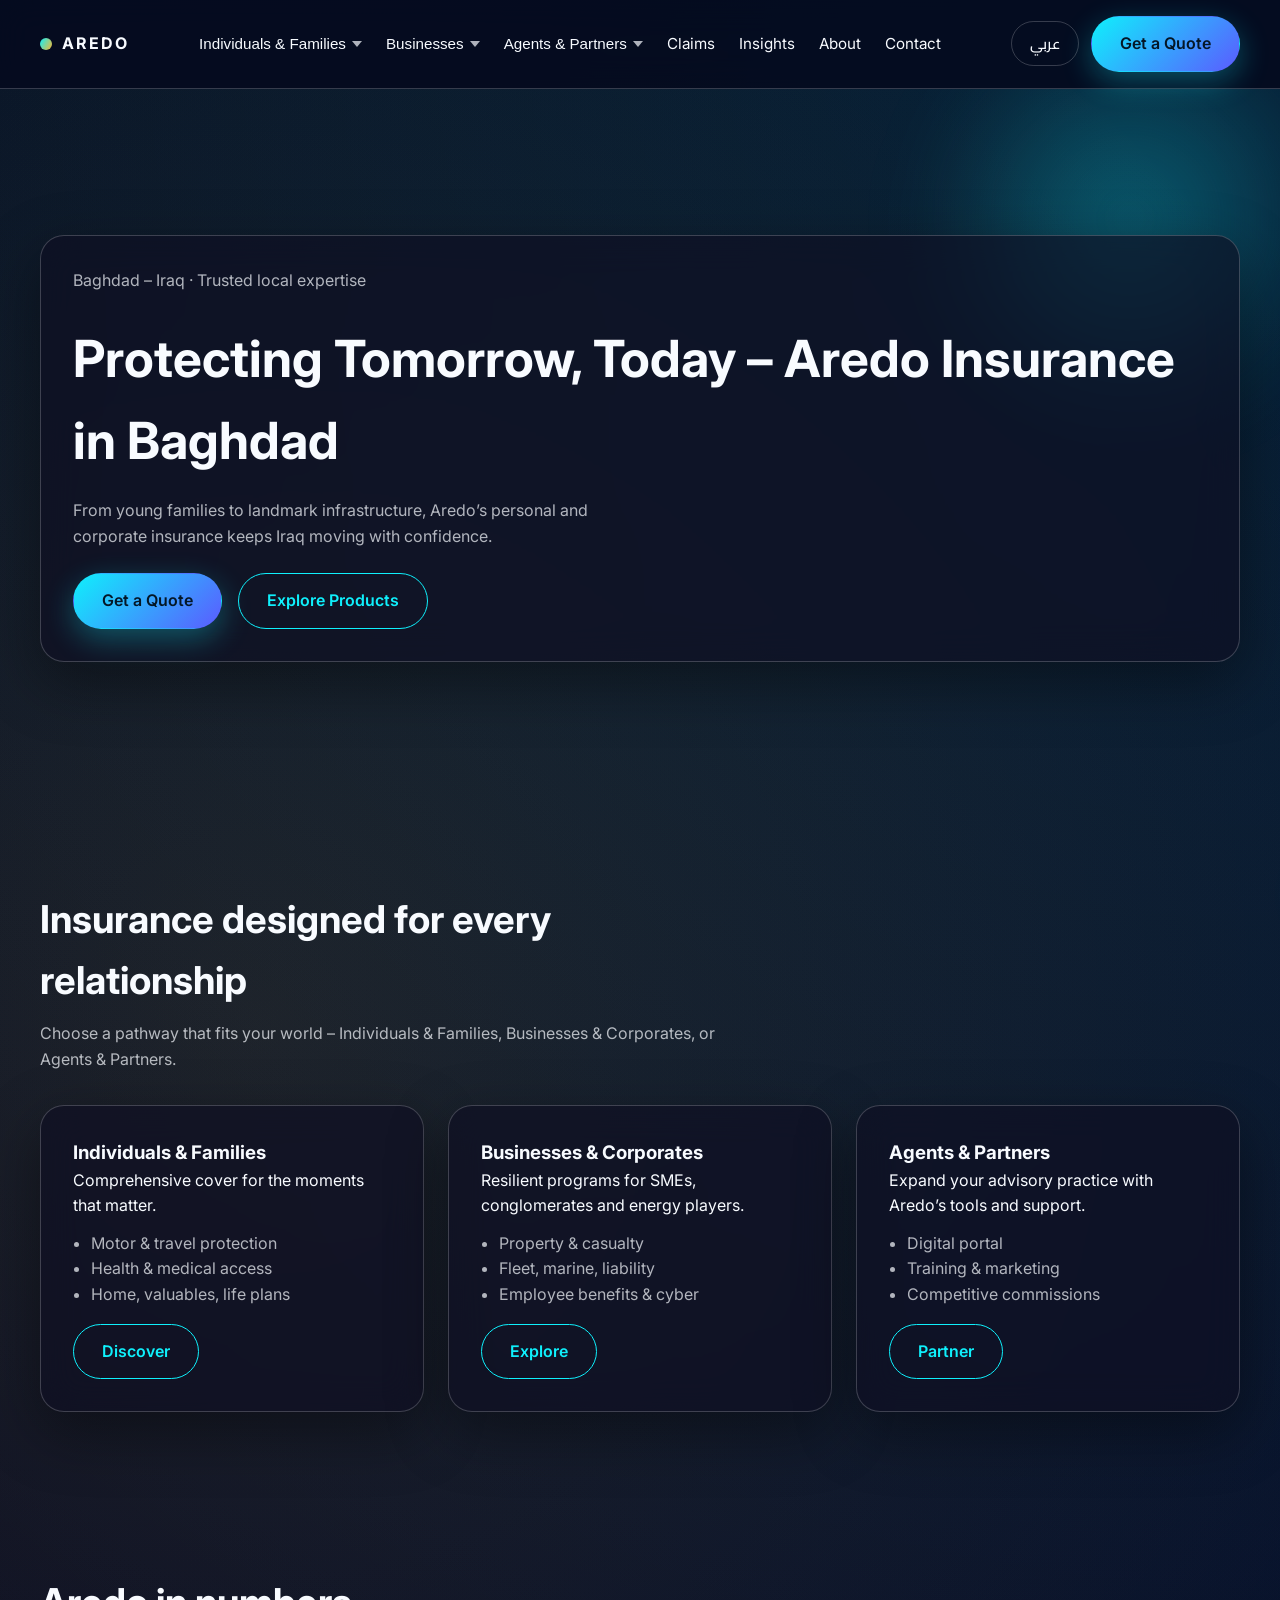
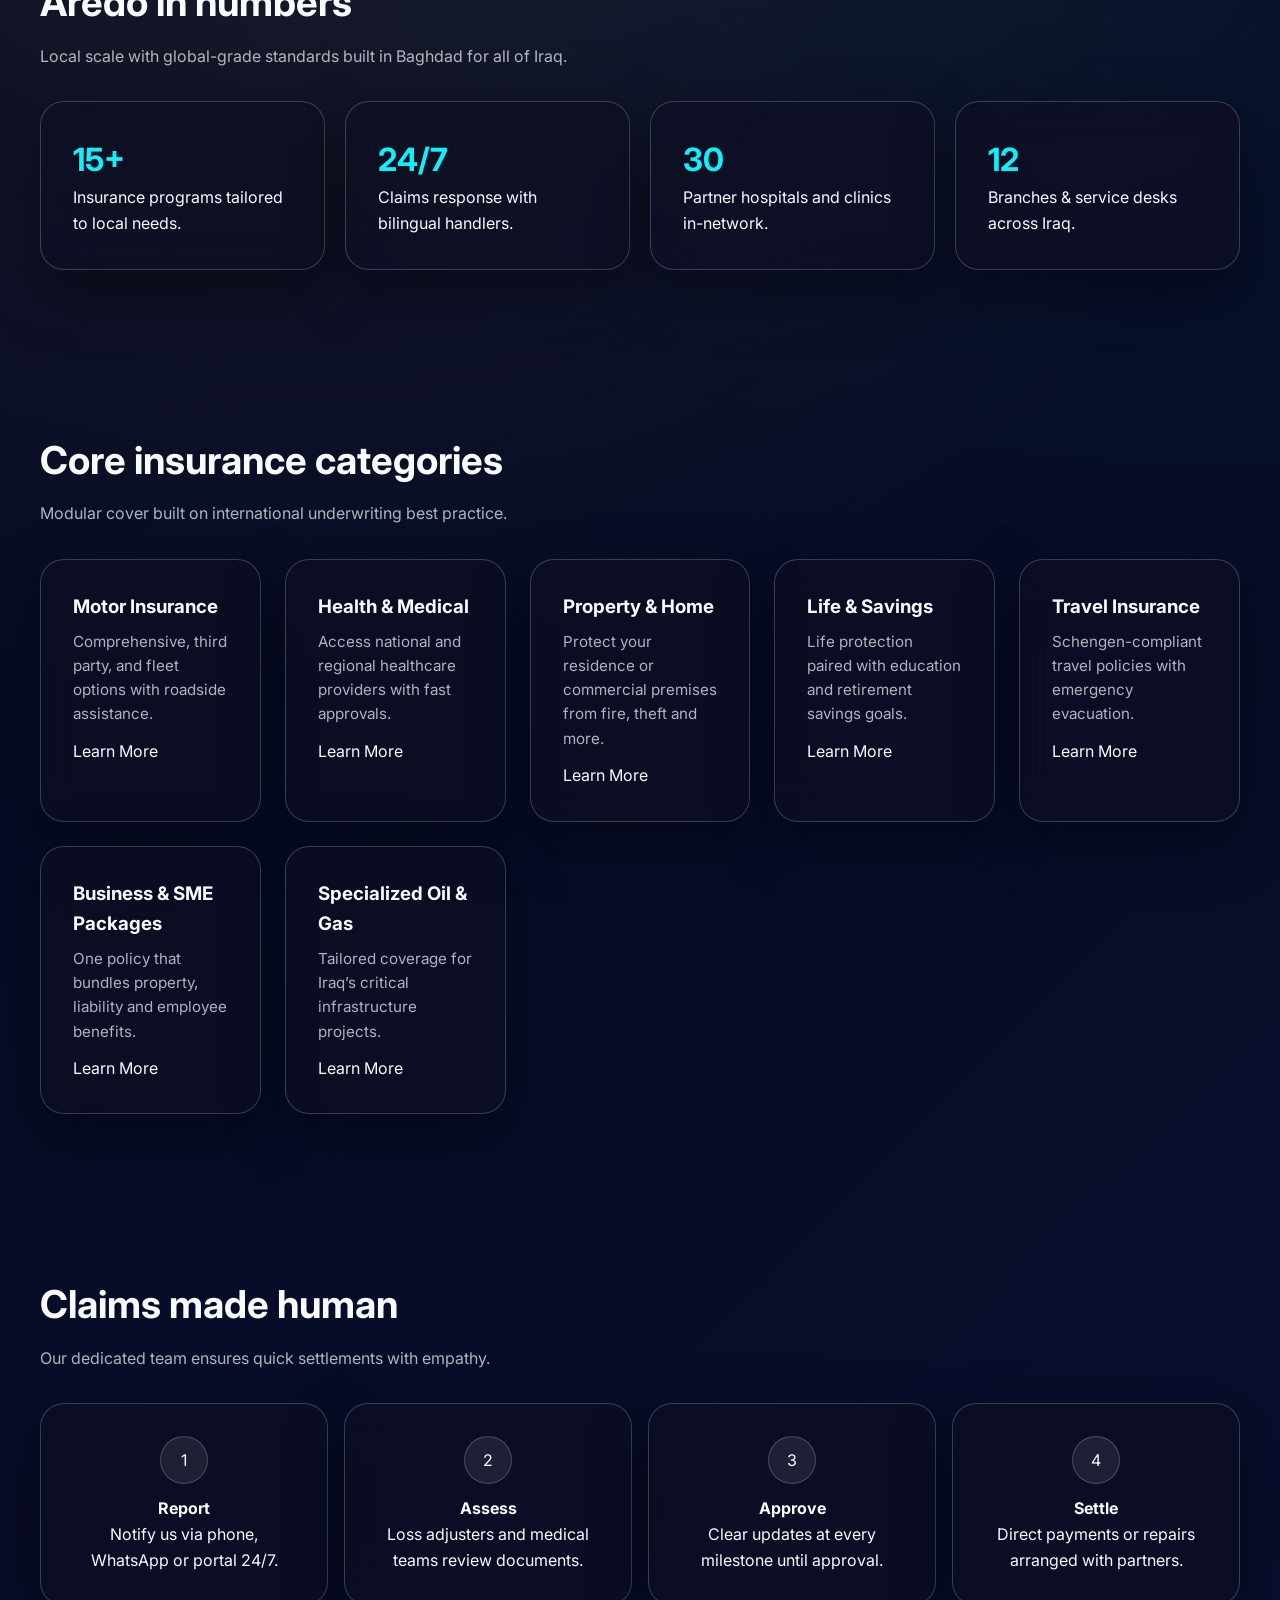
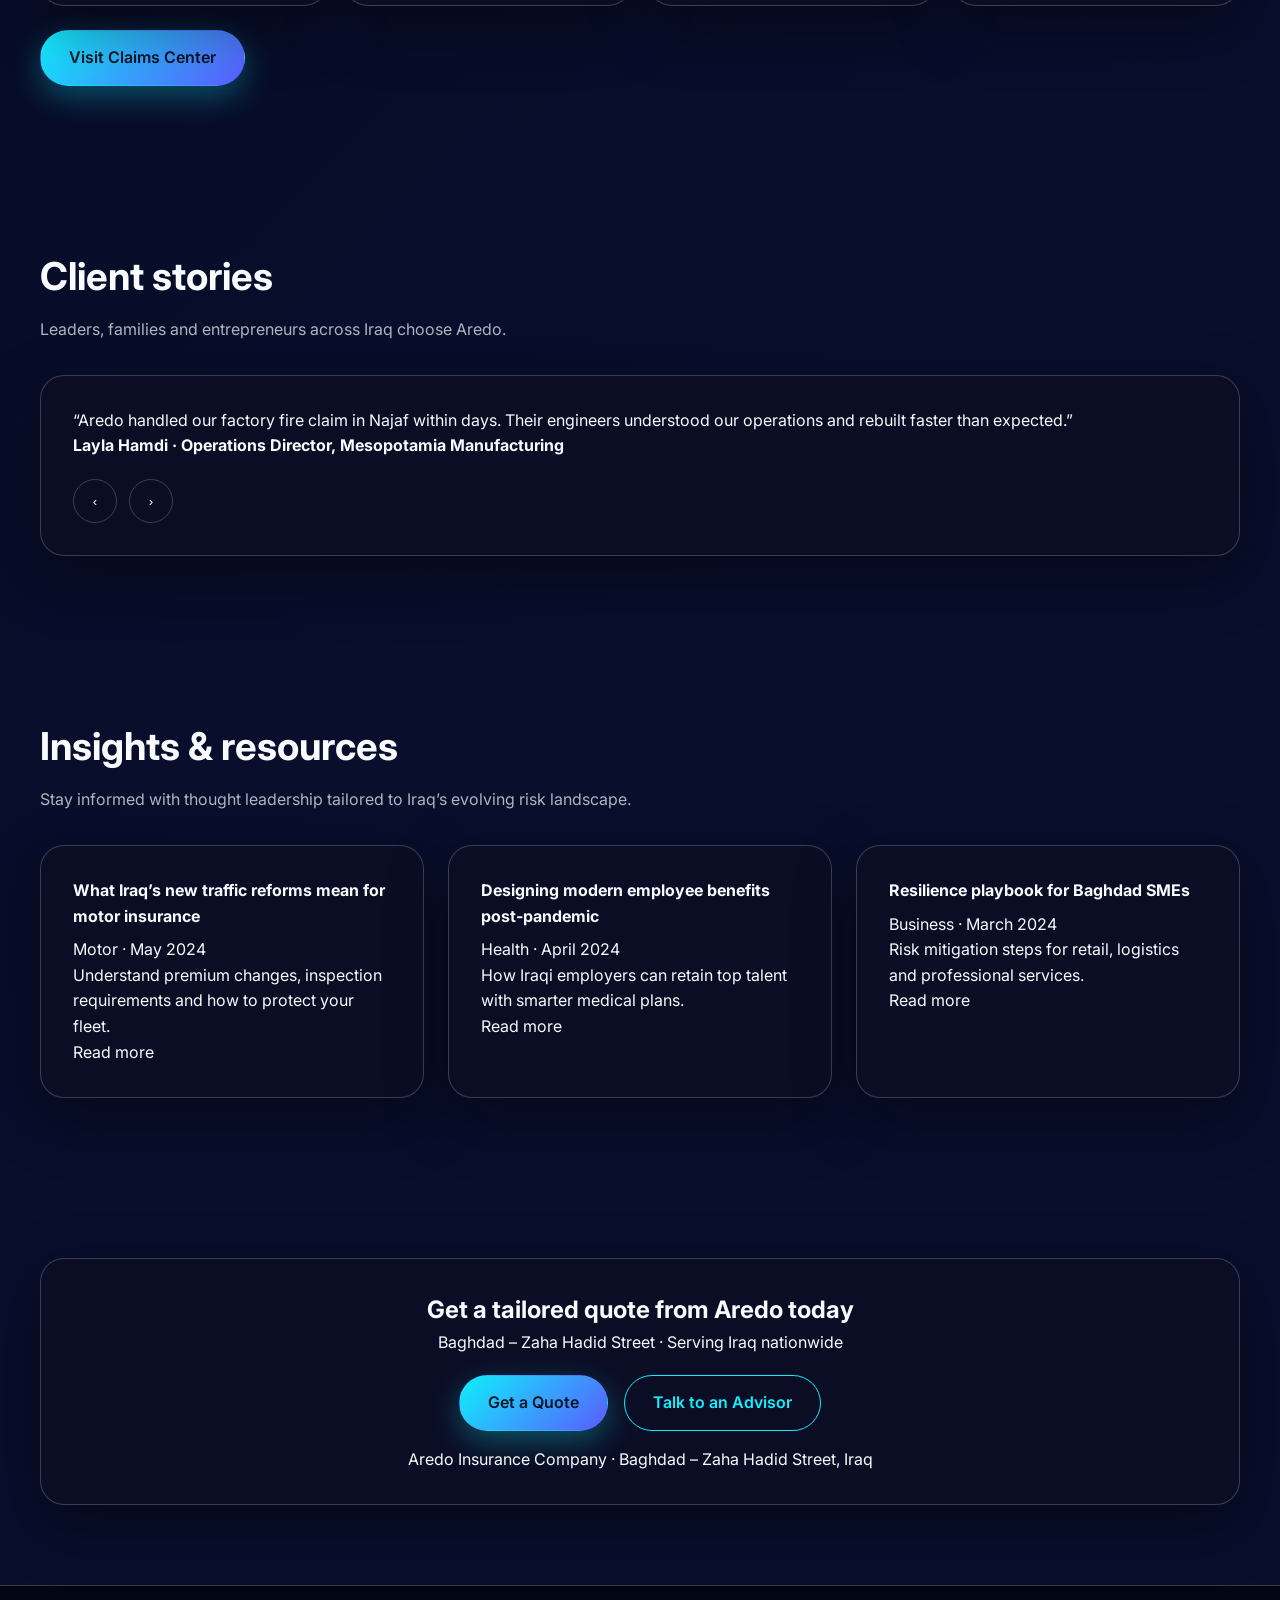
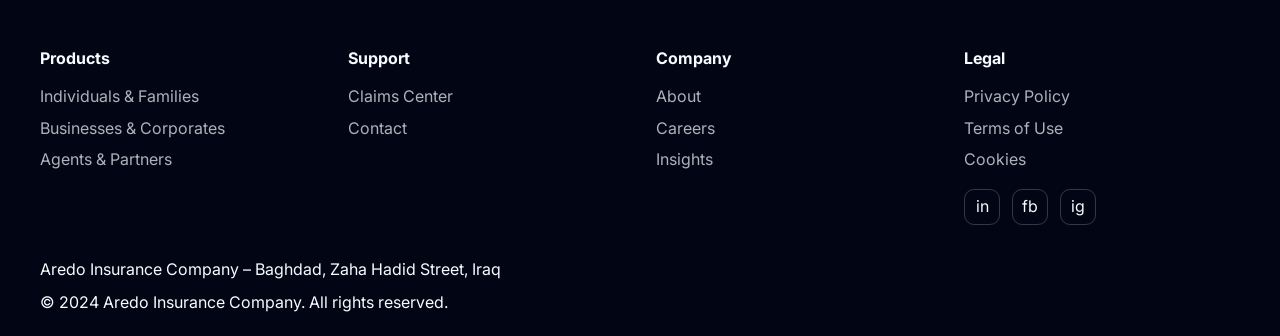
<file: index.html>
<!DOCTYPE html>
<html lang="en">
<head>
  <meta charset="UTF-8" />
  <meta name="viewport" content="width=device-width, initial-scale=1.0" />
  <title>Aredo Insurance Company | Protecting Tomorrow, Today</title>
  <meta name="description" content="Aredo Insurance Company offers tailored personal and corporate insurance solutions across Iraq from Baghdad's Zaha Hadid Street." />
  <meta property="og:title" content="Aredo Insurance Company" />
  <meta property="og:description" content="Comprehensive insurance for individuals, SMEs and corporates across Iraq." />
  <link rel="preconnect" href="https://fonts.googleapis.com" />
  <link rel="preconnect" href="https://fonts.gstatic.com" crossorigin />
  <link href="https://fonts.googleapis.com/css2?family=Cairo:wght@400;600;700&family=Inter:wght@400;500;600;700&display=swap" rel="stylesheet" />
  <link rel="stylesheet" href="style.css" />
  <script defer src="script.js"></script>
</head>
<body>
  <header class="site-header">
    <div class="container nav-bar">
      <a href="index.html" class="logo"><span></span>AREDO</a>
      <nav aria-label="Primary">
        <ul>
          <li class="has-mega">
            <button type="button" aria-expanded="false">Individuals & Families</button>
            <div class="mega-menu">
              <div class="mega-card">
                <h4>Motor Insurance</h4>
                <p>Comprehensive protection for vehicles, roadside and cross-border cover.</p>
              </div>
              <div class="mega-card">
                <h4>Health & Medical</h4>
                <p>Private medical access with regional provider networks.</p>
              </div>
              <div class="mega-card">
                <h4>Home & Property</h4>
                <p>Building, contents and valuables cover built for Iraq homes.</p>
              </div>
              <div class="mega-card">
                <h4>Life & Savings</h4>
                <p>Secure futures with education and savings plans.</p>
              </div>
            </div>
          </li>
          <li class="has-mega">
            <button type="button" aria-expanded="false">Businesses</button>
            <div class="mega-menu">
              <div class="mega-card">
                <h4>SME Packages</h4>
                <p>Bundle of property, liability and employee cover.</p>
              </div>
              <div class="mega-card">
                <h4>Corporate Risk</h4>
                <p>Structured programs for oil, gas, construction and logistics.</p>
              </div>
              <div class="mega-card">
                <h4>Employee Benefits</h4>
                <p>Group health, life, accident and travel for your teams.</p>
              </div>
              <div class="mega-card">
                <h4>Cyber & Liability</h4>
                <p>Protect your data, directors and brand reputation.</p>
              </div>
            </div>
          </li>
          <li class="has-mega">
            <button type="button" aria-expanded="false">Agents & Partners</button>
            <div class="mega-menu">
              <div class="mega-card">
                <h4>Partner Programs</h4>
                <p>Tiered commissions, digital tools and marketing support.</p>
              </div>
              <div class="mega-card">
                <h4>Training Academy</h4>
                <p>Certification pathways for new and experienced agents.</p>
              </div>
              <div class="mega-card">
                <h4>Portal Access</h4>
                <p>Quote, bind and service clients in one secure platform.</p>
              </div>
            </div>
          </li>
          <li><a href="claims.html">Claims</a></li>
          <li><a href="insights.html">Insights</a></li>
          <li><a href="about.html">About</a></li>
          <li><a href="contact.html">Contact</a></li>
        </ul>
      </nav>
      <div class="nav-actions">
        <a href="index-ar.html" class="lang-toggle" lang="ar" hreflang="ar">عربي</a>
        <a href="contact.html" class="btn btn-primary">Get a Quote</a>
        <button class="menu-toggle" id="menuToggle" aria-label="Toggle navigation"><span></span></button>
      </div>
    </div>
  </header>

  <div class="mobile-nav" id="mobileNav" aria-label="Mobile navigation">
    <button class="has-sub">Individuals & Families</button>
    <div class="listing-card">
      <a href="individuals.html">Personal solutions overview</a>
    </div>
    <button class="has-sub">Businesses</button>
    <div class="listing-card">
      <a href="businesses.html">Corporate coverage</a>
    </div>
    <button class="has-sub">Agents & Partners</button>
    <div class="listing-card">
      <a href="agents.html">Partner with us</a>
    </div>
    <a href="claims.html">Claims</a>
    <a href="insights.html">Insights</a>
    <a href="about.html">About</a>
    <a href="contact.html">Contact</a>
    <a href="index-ar.html" class="lang-toggle" lang="ar" hreflang="ar">عربي</a>
    <a href="contact.html" class="btn btn-primary">Get a Quote</a>
  </div>

  <main>
    <section class="hero">
      <div class="container hero-content">
        <div class="glass-card">
          <p>Baghdad – Iraq · Trusted local expertise</p>
          <h1>Protecting Tomorrow, Today – Aredo Insurance in Baghdad</h1>
          <p>From young families to landmark infrastructure, Aredo’s personal and corporate insurance keeps Iraq moving with confidence.</p>
          <div class="hero-cta">
            <a href="contact.html" class="btn btn-primary">Get a Quote</a>
            <a href="individuals.html" class="btn btn-secondary">Explore Products</a>
          </div>
        </div>
      </div>
    </section>

    <section>
      <div class="container">
        <div class="section-heading">
          <h2>Insurance designed for every relationship</h2>
          <p>Choose a pathway that fits your world – Individuals & Families, Businesses & Corporates, or Agents & Partners.</p>
        </div>
        <div class="segment-grid">
          <div class="glass-card segment-card">
            <h3>Individuals & Families</h3>
            <p>Comprehensive cover for the moments that matter.</p>
            <ul>
              <li>Motor & travel protection</li>
              <li>Health & medical access</li>
              <li>Home, valuables, life plans</li>
            </ul>
            <a href="individuals.html" class="btn btn-secondary" style="margin-top:16px;">Discover</a>
          </div>
          <div class="glass-card segment-card">
            <h3>Businesses & Corporates</h3>
            <p>Resilient programs for SMEs, conglomerates and energy players.</p>
            <ul>
              <li>Property & casualty</li>
              <li>Fleet, marine, liability</li>
              <li>Employee benefits & cyber</li>
            </ul>
            <a href="businesses.html" class="btn btn-secondary" style="margin-top:16px;">Explore</a>
          </div>
          <div class="glass-card segment-card">
            <h3>Agents & Partners</h3>
            <p>Expand your advisory practice with Aredo’s tools and support.</p>
            <ul>
              <li>Digital portal</li>
              <li>Training & marketing</li>
              <li>Competitive commissions</li>
            </ul>
            <a href="agents.html" class="btn btn-secondary" style="margin-top:16px;">Partner</a>
          </div>
        </div>
      </div>
    </section>

    <section>
      <div class="container">
        <div class="section-heading">
          <h2>Aredo in numbers</h2>
          <p>Local scale with global-grade standards built in Baghdad for all of Iraq.</p>
        </div>
        <div class="stats-grid">
          <div class="glass-card stat-card">
            <h3>15+</h3>
            <p>Insurance programs tailored to local needs.</p>
          </div>
          <div class="glass-card stat-card">
            <h3>24/7</h3>
            <p>Claims response with bilingual handlers.</p>
          </div>
          <div class="glass-card stat-card">
            <h3>30</h3>
            <p>Partner hospitals and clinics in-network.</p>
          </div>
          <div class="glass-card stat-card">
            <h3>12</h3>
            <p>Branches & service desks across Iraq.</p>
          </div>
        </div>
      </div>
    </section>

    <section>
      <div class="container">
        <div class="section-heading">
          <h2>Core insurance categories</h2>
          <p>Modular cover built on international underwriting best practice.</p>
        </div>
        <div class="product-grid">
          <div class="glass-card product-card">
            <h3>Motor Insurance</h3>
            <p>Comprehensive, third party, and fleet options with roadside assistance.</p>
            <a href="individuals.html">Learn More</a>
          </div>
          <div class="glass-card product-card">
            <h3>Health & Medical</h3>
            <p>Access national and regional healthcare providers with fast approvals.</p>
            <a href="individuals.html">Learn More</a>
          </div>
          <div class="glass-card product-card">
            <h3>Property & Home</h3>
            <p>Protect your residence or commercial premises from fire, theft and more.</p>
            <a href="individuals.html">Learn More</a>
          </div>
          <div class="glass-card product-card">
            <h3>Life & Savings</h3>
            <p>Life protection paired with education and retirement savings goals.</p>
            <a href="individuals.html">Learn More</a>
          </div>
          <div class="glass-card product-card">
            <h3>Travel Insurance</h3>
            <p>Schengen-compliant travel policies with emergency evacuation.</p>
            <a href="individuals.html">Learn More</a>
          </div>
          <div class="glass-card product-card">
            <h3>Business & SME Packages</h3>
            <p>One policy that bundles property, liability and employee benefits.</p>
            <a href="businesses.html">Learn More</a>
          </div>
          <div class="glass-card product-card">
            <h3>Specialized Oil & Gas</h3>
            <p>Tailored coverage for Iraq’s critical infrastructure projects.</p>
            <a href="businesses.html">Learn More</a>
          </div>
        </div>
      </div>
    </section>

    <section>
      <div class="container">
        <div class="section-heading">
          <h2>Claims made human</h2>
          <p>Our dedicated team ensures quick settlements with empathy.</p>
        </div>
        <div class="timeline">
          <div class="glass-card timeline-step">
            <span>1</span>
            <h4>Report</h4>
            <p>Notify us via phone, WhatsApp or portal 24/7.</p>
          </div>
          <div class="glass-card timeline-step">
            <span>2</span>
            <h4>Assess</h4>
            <p>Loss adjusters and medical teams review documents.</p>
          </div>
          <div class="glass-card timeline-step">
            <span>3</span>
            <h4>Approve</h4>
            <p>Clear updates at every milestone until approval.</p>
          </div>
          <div class="glass-card timeline-step">
            <span>4</span>
            <h4>Settle</h4>
            <p>Direct payments or repairs arranged with partners.</p>
          </div>
        </div>
        <div style="margin-top:24px;">
          <a href="claims.html" class="btn btn-primary">Visit Claims Center</a>
        </div>
      </div>
    </section>

    <section>
      <div class="container">
        <div class="section-heading">
          <h2>Client stories</h2>
          <p>Leaders, families and entrepreneurs across Iraq choose Aredo.</p>
        </div>
        <div class="testimonial-slider glass-card">
          <div class="testimonial-card">
            <p>“Aredo handled our factory fire claim in Najaf within days. Their engineers understood our operations and rebuilt faster than expected.”</p>
            <strong>Layla Hamdi · Operations Director, Mesopotamia Manufacturing</strong>
          </div>
          <div class="testimonial-card">
            <p>“As a young family, the health plan gave us access to Baghdad’s top pediatricians with approvals in minutes.”</p>
            <strong>Khalid & Noor · Parents of two</strong>
          </div>
          <div class="testimonial-card">
            <p>“The broker support and online tools make managing corporate fleets easy.”</p>
            <strong>Samer Aziz · Fleet Manager, Tigris Logistics</strong>
          </div>
          <div class="slider-controls">
            <button data-slider="prev">‹</button>
            <button data-slider="next">›</button>
          </div>
        </div>
      </div>
    </section>

    <section>
      <div class="container">
        <div class="section-heading">
          <h2>Insights & resources</h2>
          <p>Stay informed with thought leadership tailored to Iraq’s evolving risk landscape.</p>
        </div>
        <div class="insights-grid">
          <article class="glass-card insight-card" data-category="motor">
            <h4>What Iraq’s new traffic reforms mean for motor insurance</h4>
            <p>Motor · May 2024</p>
            <p>Understand premium changes, inspection requirements and how to protect your fleet.</p>
            <a href="insights.html">Read more</a>
          </article>
          <article class="glass-card insight-card" data-category="health">
            <h4>Designing modern employee benefits post-pandemic</h4>
            <p>Health · April 2024</p>
            <p>How Iraqi employers can retain top talent with smarter medical plans.</p>
            <a href="insights.html">Read more</a>
          </article>
          <article class="glass-card insight-card" data-category="business">
            <h4>Resilience playbook for Baghdad SMEs</h4>
            <p>Business · March 2024</p>
            <p>Risk mitigation steps for retail, logistics and professional services.</p>
            <a href="insights.html">Read more</a>
          </article>
        </div>
      </div>
    </section>

    <section>
      <div class="container">
        <div class="glass-card" style="text-align:center;">
          <h2>Get a tailored quote from Aredo today</h2>
          <p>Baghdad – Zaha Hadid Street · Serving Iraq nationwide</p>
          <div class="hero-cta" style="justify-content:center;margin-top:20px;">
            <a href="contact.html" class="btn btn-primary">Get a Quote</a>
            <a href="contact.html" class="btn btn-secondary">Talk to an Advisor</a>
          </div>
          <p style="margin-top:16px;">Aredo Insurance Company · Baghdad – Zaha Hadid Street, Iraq</p>
        </div>
      </div>
    </section>
  </main>

  <footer>
    <div class="container">
      <div class="footer-grid">
        <div>
          <h4>Products</h4>
          <ul>
            <li><a href="individuals.html">Individuals & Families</a></li>
            <li><a href="businesses.html">Businesses & Corporates</a></li>
            <li><a href="agents.html">Agents & Partners</a></li>
          </ul>
        </div>
        <div>
          <h4>Support</h4>
          <ul>
            <li><a href="claims.html">Claims Center</a></li>
            <li><a href="contact.html">Contact</a></li>
          </ul>
        </div>
        <div>
          <h4>Company</h4>
          <ul>
            <li><a href="about.html">About</a></li>
            <li><a href="careers.html">Careers</a></li>
            <li><a href="insights.html">Insights</a></li>
          </ul>
        </div>
        <div>
          <h4>Legal</h4>
          <ul>
            <li><a href="#">Privacy Policy</a></li>
            <li><a href="#">Terms of Use</a></li>
            <li><a href="#">Cookies</a></li>
          </ul>
          <div class="socials" style="margin-top:16px;">
            <a href="#">in</a>
            <a href="#">fb</a>
            <a href="#">ig</a>
          </div>
        </div>
      </div>
      <p>Aredo Insurance Company – Baghdad, Zaha Hadid Street, Iraq</p>
      <p style="margin-top:8px;">© <span id="year">2024</span> Aredo Insurance Company. All rights reserved.</p>
    </div>
  </footer>
</body>
</html>
</file>
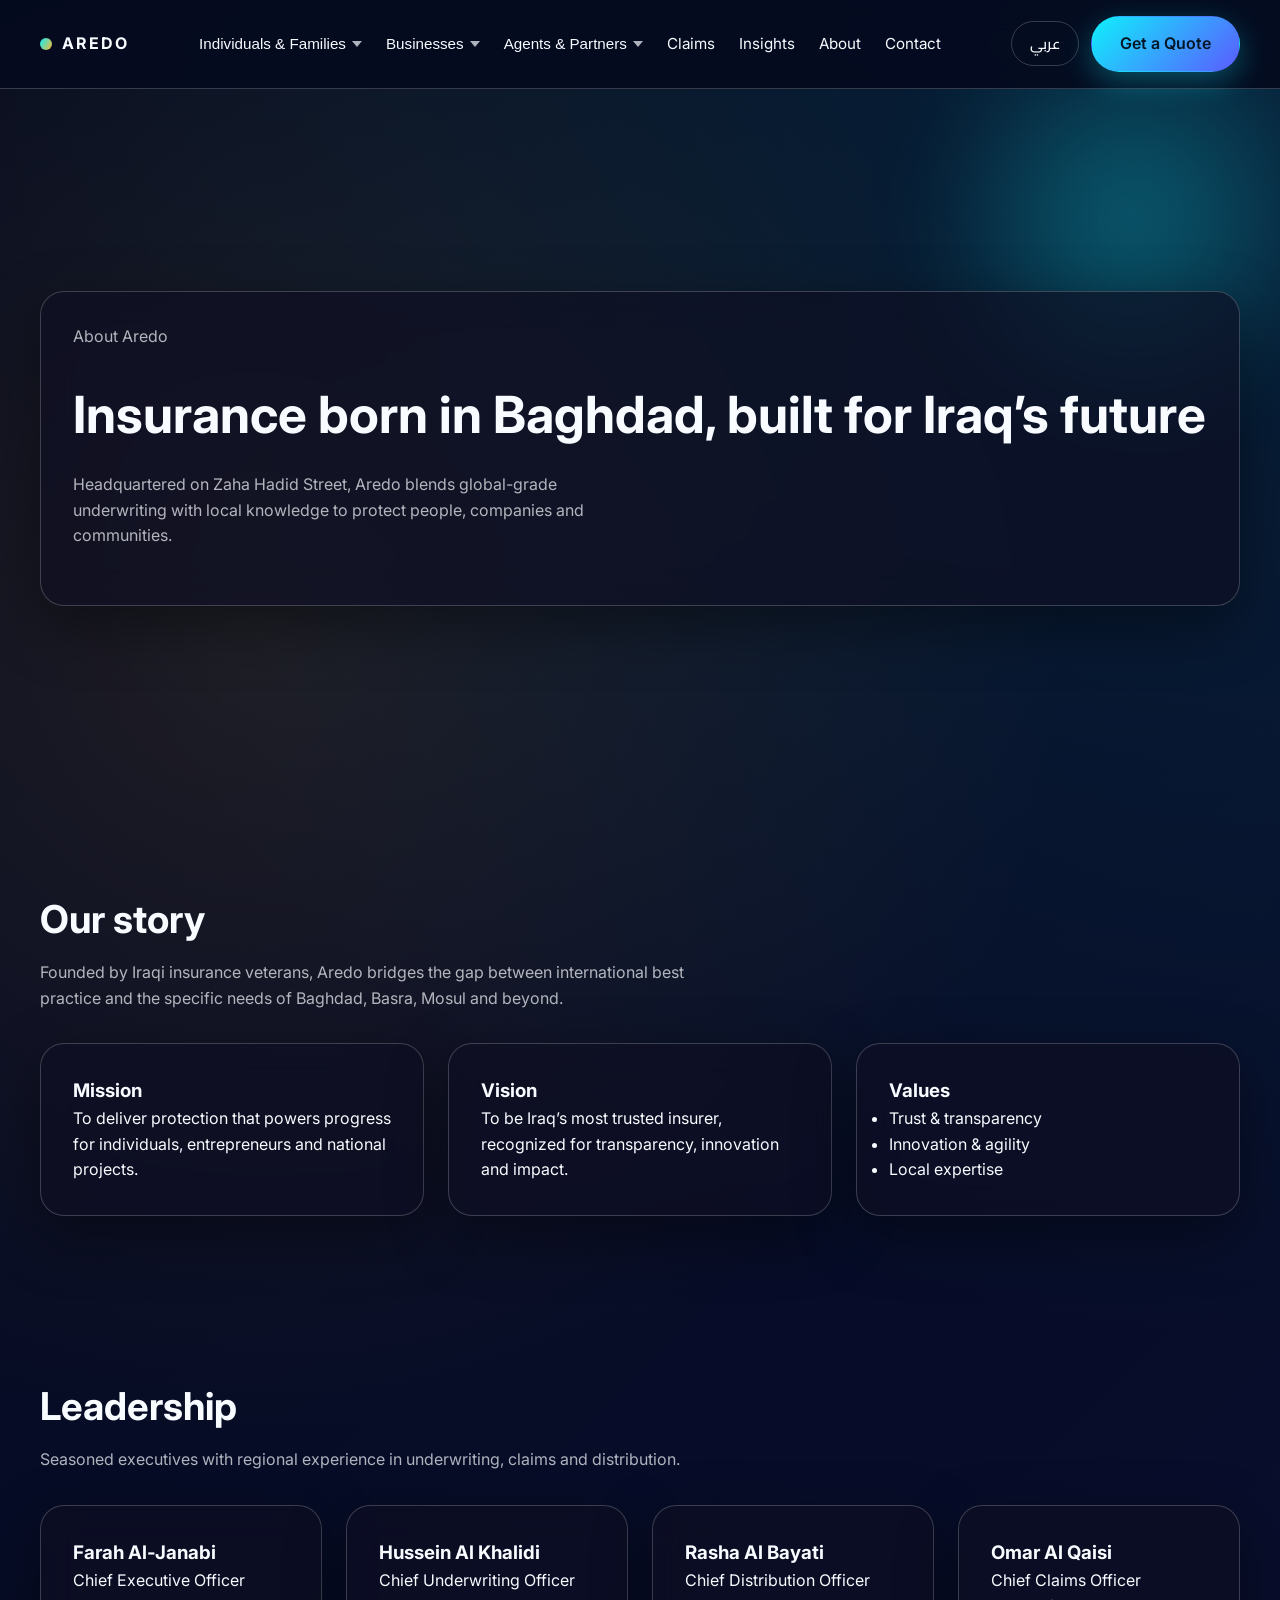
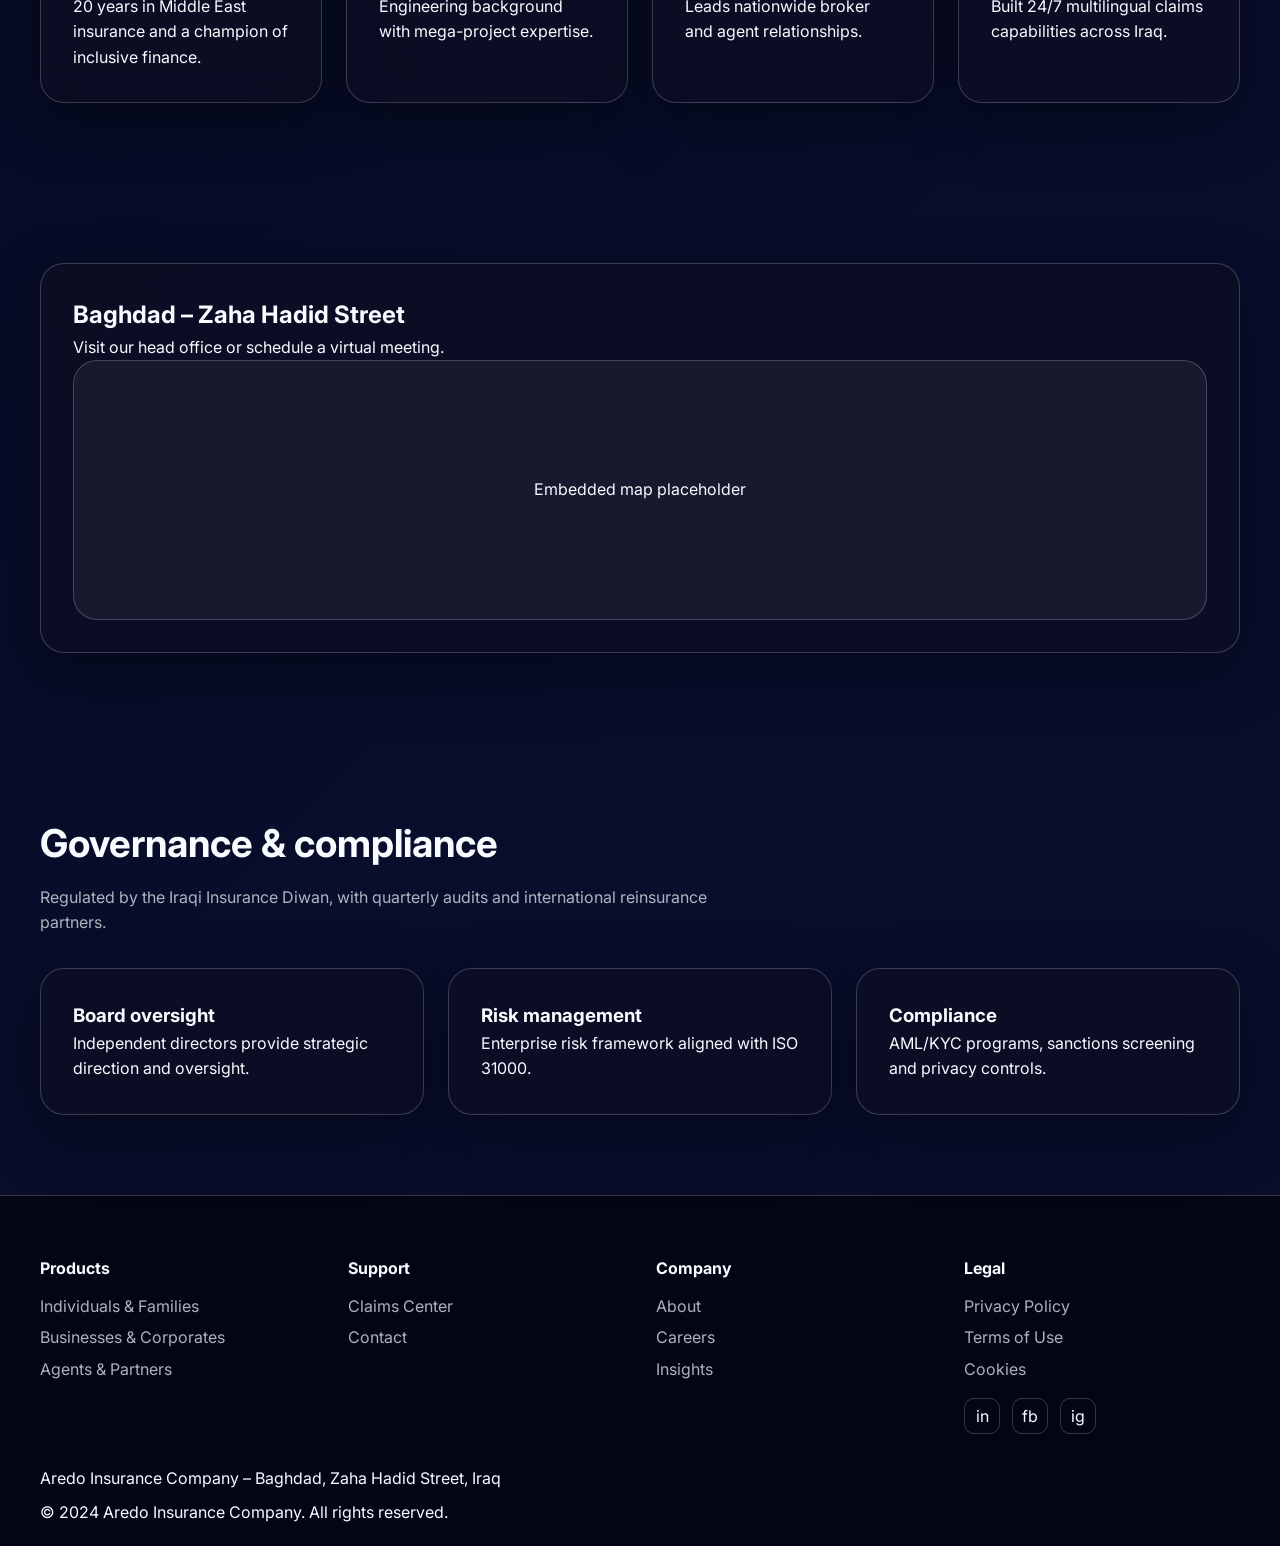
<file: about.html>
<!DOCTYPE html>
<html lang="en">
<head>
  <meta charset="UTF-8" />
  <meta name="viewport" content="width=device-width, initial-scale=1.0" />
  <title>About Aredo Insurance | Baghdad, Iraq</title>
  <meta name="description" content="Discover Aredo Insurance’s mission, leadership and commitment to Iraq." />
  <meta property="og:title" content="About Aredo Insurance" />
  <meta property="og:description" content="Serving Baghdad and Iraq with trust, transparency, innovation." />
  <link rel="preconnect" href="https://fonts.googleapis.com" />
  <link rel="preconnect" href="https://fonts.gstatic.com" crossorigin />
  <link href="https://fonts.googleapis.com/css2?family=Cairo:wght@400;600;700&family=Inter:wght@400;500;600;700&display=swap" rel="stylesheet" />
  <link rel="stylesheet" href="style.css" />
  <script defer src="script.js"></script>
</head>
<body>
  <header class="site-header">
    <div class="container nav-bar">
      <a href="index.html" class="logo"><span></span>AREDO</a>
      <nav aria-label="Primary">
        <ul>
          <li class="has-mega">
            <button type="button" aria-expanded="false">Individuals & Families</button>
            <div class="mega-menu">
              <div class="mega-card">
                <h4>Motor Insurance</h4>
                <p>Comprehensive protection for vehicles, roadside and cross-border cover.</p>
              </div>
              <div class="mega-card">
                <h4>Health & Medical</h4>
                <p>Private medical access with regional provider networks.</p>
              </div>
              <div class="mega-card">
                <h4>Home & Property</h4>
                <p>Building, contents and valuables cover built for Iraq homes.</p>
              </div>
              <div class="mega-card">
                <h4>Life & Savings</h4>
                <p>Secure futures with education and savings plans.</p>
              </div>
            </div>
          </li>
          <li class="has-mega">
            <button type="button" aria-expanded="false">Businesses</button>
            <div class="mega-menu">
              <div class="mega-card">
                <h4>SME Packages</h4>
                <p>Bundle of property, liability and employee cover.</p>
              </div>
              <div class="mega-card">
                <h4>Corporate Risk</h4>
                <p>Structured programs for oil, gas, construction and logistics.</p>
              </div>
              <div class="mega-card">
                <h4>Employee Benefits</h4>
                <p>Group health, life, accident and travel for your teams.</p>
              </div>
              <div class="mega-card">
                <h4>Cyber & Liability</h4>
                <p>Protect your data, directors and brand reputation.</p>
              </div>
            </div>
          </li>
          <li class="has-mega">
            <button type="button" aria-expanded="false">Agents & Partners</button>
            <div class="mega-menu">
              <div class="mega-card">
                <h4>Partner Programs</h4>
                <p>Tiered commissions, digital tools and marketing support.</p>
              </div>
              <div class="mega-card">
                <h4>Training Academy</h4>
                <p>Certification pathways for new and experienced agents.</p>
              </div>
              <div class="mega-card">
                <h4>Portal Access</h4>
                <p>Quote, bind and service clients in one secure platform.</p>
              </div>
            </div>
          </li>
          <li><a href="claims.html">Claims</a></li>
          <li><a href="insights.html">Insights</a></li>
          <li><a href="about.html">About</a></li>
          <li><a href="contact.html">Contact</a></li>
        </ul>
      </nav>
      <div class="nav-actions">
        <a href="index-ar.html" class="lang-toggle" lang="ar" hreflang="ar">عربي</a>
        <a href="contact.html" class="btn btn-primary">Get a Quote</a>
        <button class="menu-toggle" id="menuToggle" aria-label="Toggle navigation"><span></span></button>
      </div>
    </div>
  </header>

  <div class="mobile-nav" id="mobileNav" aria-label="Mobile navigation">
    <button class="has-sub">Individuals & Families</button>
    <div class="listing-card">
      <a href="individuals.html">Personal solutions overview</a>
    </div>
    <button class="has-sub">Businesses</button>
    <div class="listing-card">
      <a href="businesses.html">Corporate coverage</a>
    </div>
    <button class="has-sub">Agents & Partners</button>
    <div class="listing-card">
      <a href="agents.html">Partner with us</a>
    </div>
    <a href="claims.html">Claims</a>
    <a href="insights.html">Insights</a>
    <a href="about.html">About</a>
    <a href="contact.html">Contact</a>
    <a href="index-ar.html" class="lang-toggle" lang="ar" hreflang="ar">عربي</a>
    <a href="contact.html" class="btn btn-primary">Get a Quote</a>
  </div>

  <main>
    <section class="hero">
      <div class="container hero-content">
        <div class="glass-card">
          <p>About Aredo</p>
          <h1>Insurance born in Baghdad, built for Iraq’s future</h1>
          <p>Headquartered on Zaha Hadid Street, Aredo blends global-grade underwriting with local knowledge to protect people, companies and communities.</p>
        </div>
      </div>
    </section>

    <section>
      <div class="container">
        <div class="section-heading">
          <h2>Our story</h2>
          <p>Founded by Iraqi insurance veterans, Aredo bridges the gap between international best practice and the specific needs of Baghdad, Basra, Mosul and beyond.</p>
        </div>
        <div class="segment-grid">
          <div class="glass-card">
            <h3>Mission</h3>
            <p>To deliver protection that powers progress for individuals, entrepreneurs and national projects.</p>
          </div>
          <div class="glass-card">
            <h3>Vision</h3>
            <p>To be Iraq’s most trusted insurer, recognized for transparency, innovation and impact.</p>
          </div>
          <div class="glass-card">
            <h3>Values</h3>
            <ul>
              <li>Trust & transparency</li>
              <li>Innovation & agility</li>
              <li>Local expertise</li>
            </ul>
          </div>
        </div>
      </div>
    </section>

    <section>
      <div class="container">
        <div class="section-heading">
          <h2>Leadership</h2>
          <p>Seasoned executives with regional experience in underwriting, claims and distribution.</p>
        </div>
        <div class="product-grid">
          <div class="glass-card">
            <h3>Farah Al-Janabi</h3>
            <p>Chief Executive Officer</p>
            <p>20 years in Middle East insurance and a champion of inclusive finance.</p>
          </div>
          <div class="glass-card">
            <h3>Hussein Al Khalidi</h3>
            <p>Chief Underwriting Officer</p>
            <p>Engineering background with mega-project expertise.</p>
          </div>
          <div class="glass-card">
            <h3>Rasha Al Bayati</h3>
            <p>Chief Distribution Officer</p>
            <p>Leads nationwide broker and agent relationships.</p>
          </div>
          <div class="glass-card">
            <h3>Omar Al Qaisi</h3>
            <p>Chief Claims Officer</p>
            <p>Built 24/7 multilingual claims capabilities across Iraq.</p>
          </div>
        </div>
      </div>
    </section>

    <section>
      <div class="container">
        <div class="glass-card">
          <h2>Baghdad – Zaha Hadid Street</h2>
          <p>Visit our head office or schedule a virtual meeting.</p>
          <div class="map-placeholder">Embedded map placeholder</div>
        </div>
      </div>
    </section>

    <section>
      <div class="container">
        <div class="section-heading">
          <h2>Governance & compliance</h2>
          <p>Regulated by the Iraqi Insurance Diwan, with quarterly audits and international reinsurance partners.</p>
        </div>
        <div class="segment-grid">
          <div class="glass-card"><h3>Board oversight</h3><p>Independent directors provide strategic direction and oversight.</p></div>
          <div class="glass-card"><h3>Risk management</h3><p>Enterprise risk framework aligned with ISO 31000.</p></div>
          <div class="glass-card"><h3>Compliance</h3><p>AML/KYC programs, sanctions screening and privacy controls.</p></div>
        </div>
      </div>
    </section>
  </main>

  <footer>
    <div class="container">
      <div class="footer-grid">
        <div>
          <h4>Products</h4>
          <ul>
            <li><a href="individuals.html">Individuals & Families</a></li>
            <li><a href="businesses.html">Businesses & Corporates</a></li>
            <li><a href="agents.html">Agents & Partners</a></li>
          </ul>
        </div>
        <div>
          <h4>Support</h4>
          <ul>
            <li><a href="claims.html">Claims Center</a></li>
            <li><a href="contact.html">Contact</a></li>
          </ul>
        </div>
        <div>
          <h4>Company</h4>
          <ul>
            <li><a href="about.html">About</a></li>
            <li><a href="careers.html">Careers</a></li>
            <li><a href="insights.html">Insights</a></li>
          </ul>
        </div>
        <div>
          <h4>Legal</h4>
          <ul>
            <li><a href="#">Privacy Policy</a></li>
            <li><a href="#">Terms of Use</a></li>
            <li><a href="#">Cookies</a></li>
          </ul>
          <div class="socials" style="margin-top:16px;">
            <a href="#">in</a>
            <a href="#">fb</a>
            <a href="#">ig</a>
          </div>
        </div>
      </div>
      <p>Aredo Insurance Company – Baghdad, Zaha Hadid Street, Iraq</p>
      <p style="margin-top:8px;">© 2024 Aredo Insurance Company. All rights reserved.</p>
    </div>
  </footer>
</body>
</html>
</file>
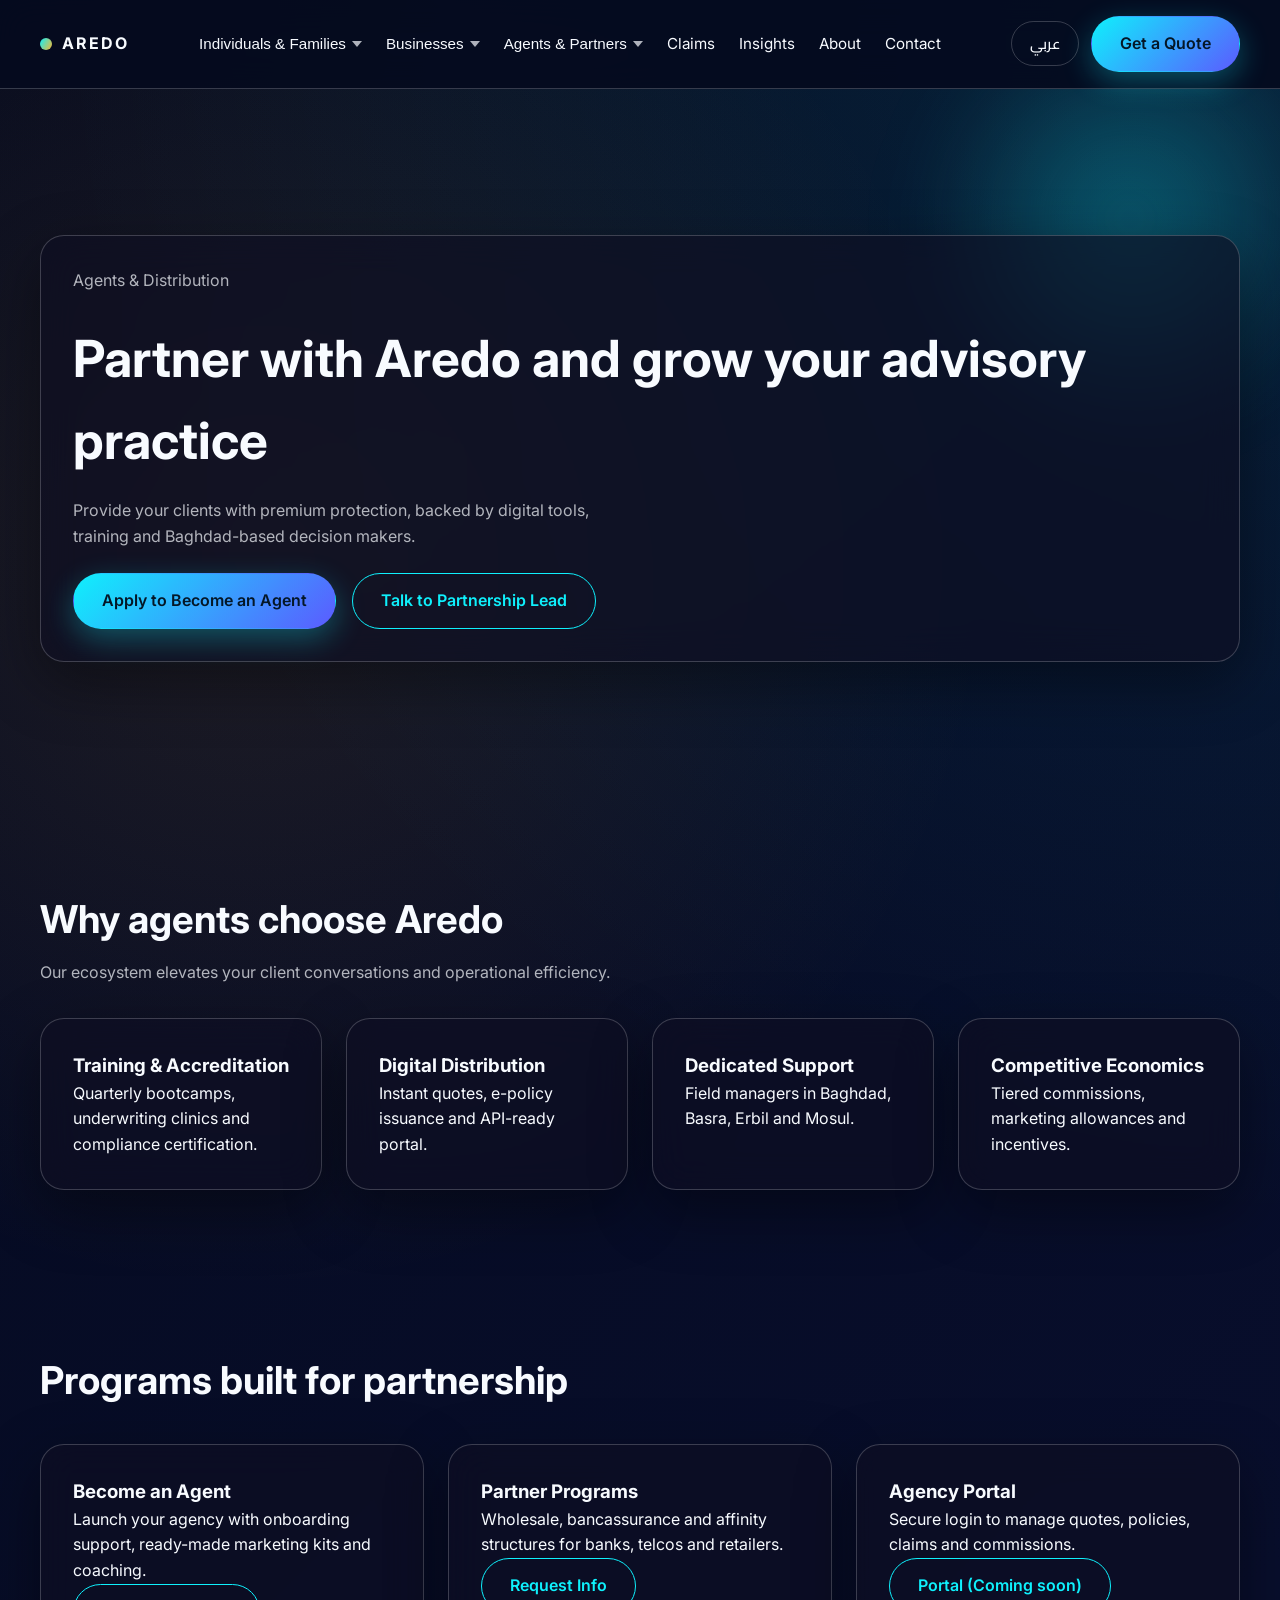
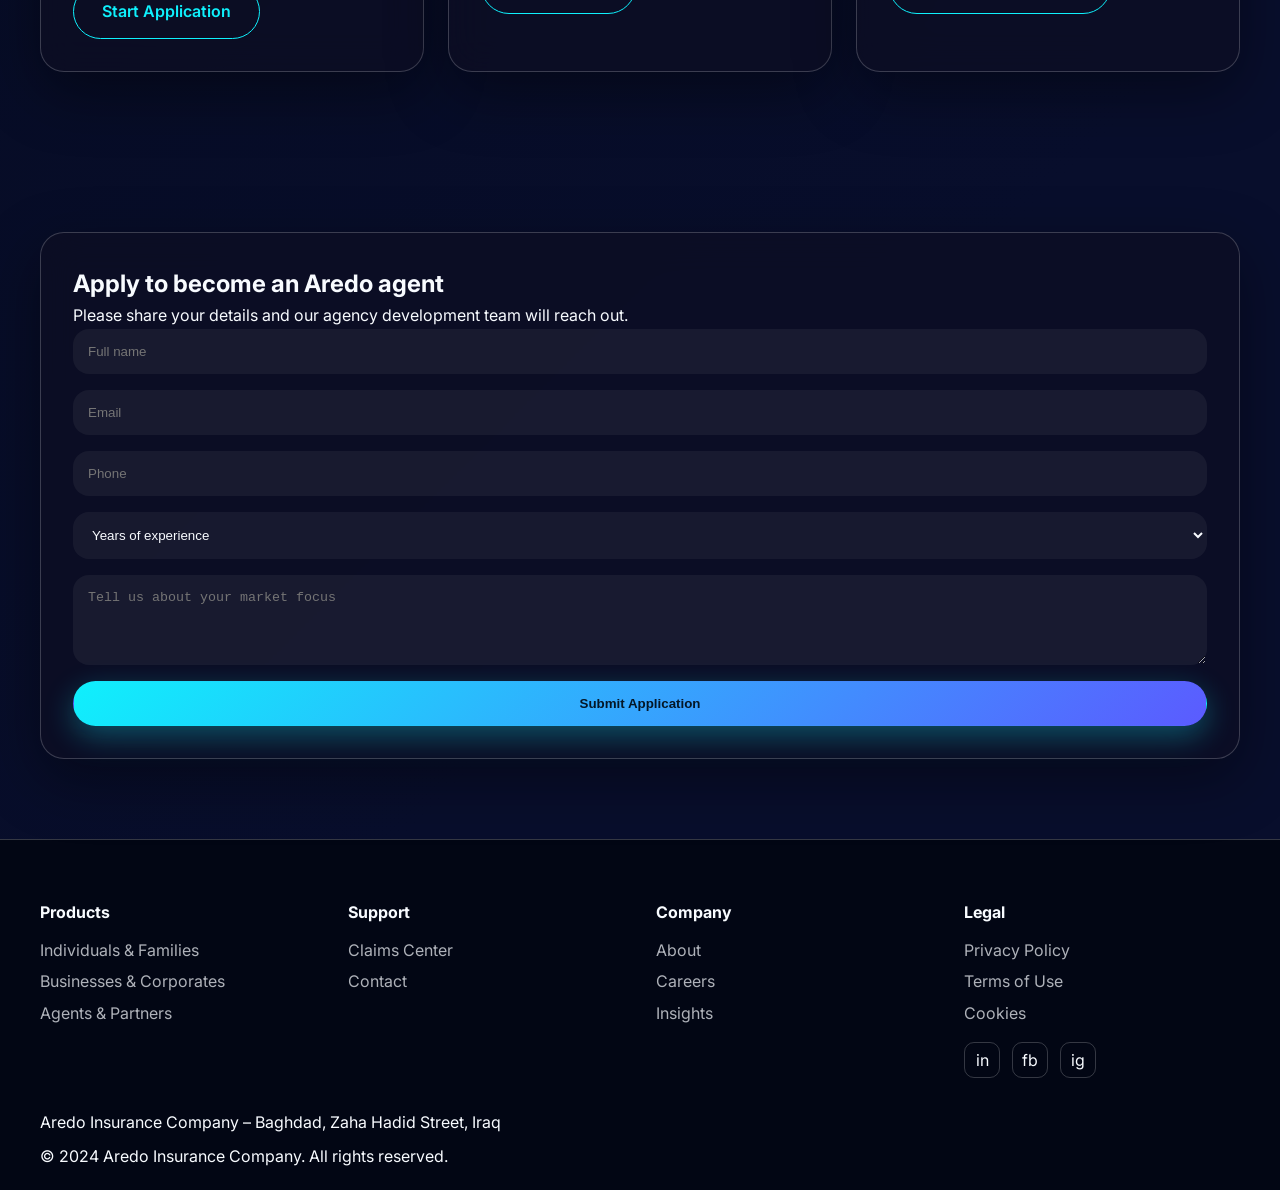
<file: agents.html>
<!DOCTYPE html>
<html lang="en">
<head>
  <meta charset="UTF-8" />
  <meta name="viewport" content="width=device-width, initial-scale=1.0" />
  <title>Agents & Partners | Aredo Insurance</title>
  <meta name="description" content="Partner with Aredo Insurance for training, tools and premium products across Iraq." />
  <meta property="og:title" content="Aredo Agents & Partners" />
  <meta property="og:description" content="Join Aredo’s agent network with digital tools and support." />
  <link rel="preconnect" href="https://fonts.googleapis.com" />
  <link rel="preconnect" href="https://fonts.gstatic.com" crossorigin />
  <link href="https://fonts.googleapis.com/css2?family=Cairo:wght@400;600;700&family=Inter:wght@400;500;600;700&display=swap" rel="stylesheet" />
  <link rel="stylesheet" href="style.css" />
  <script defer src="script.js"></script>
</head>
<body>
  <header class="site-header">
    <div class="container nav-bar">
      <a href="index.html" class="logo"><span></span>AREDO</a>
      <nav aria-label="Primary">
        <ul>
          <li class="has-mega">
            <button type="button" aria-expanded="false">Individuals & Families</button>
            <div class="mega-menu">
              <div class="mega-card">
                <h4>Motor Insurance</h4>
                <p>Comprehensive protection for vehicles, roadside and cross-border cover.</p>
              </div>
              <div class="mega-card">
                <h4>Health & Medical</h4>
                <p>Private medical access with regional provider networks.</p>
              </div>
              <div class="mega-card">
                <h4>Home & Property</h4>
                <p>Building, contents and valuables cover built for Iraq homes.</p>
              </div>
              <div class="mega-card">
                <h4>Life & Savings</h4>
                <p>Secure futures with education and savings plans.</p>
              </div>
            </div>
          </li>
          <li class="has-mega">
            <button type="button" aria-expanded="false">Businesses</button>
            <div class="mega-menu">
              <div class="mega-card">
                <h4>SME Packages</h4>
                <p>Bundle of property, liability and employee cover.</p>
              </div>
              <div class="mega-card">
                <h4>Corporate Risk</h4>
                <p>Structured programs for oil, gas, construction and logistics.</p>
              </div>
              <div class="mega-card">
                <h4>Employee Benefits</h4>
                <p>Group health, life, accident and travel for your teams.</p>
              </div>
              <div class="mega-card">
                <h4>Cyber & Liability</h4>
                <p>Protect your data, directors and brand reputation.</p>
              </div>
            </div>
          </li>
          <li class="has-mega">
            <button type="button" aria-expanded="false">Agents & Partners</button>
            <div class="mega-menu">
              <div class="mega-card">
                <h4>Partner Programs</h4>
                <p>Tiered commissions, digital tools and marketing support.</p>
              </div>
              <div class="mega-card">
                <h4>Training Academy</h4>
                <p>Certification pathways for new and experienced agents.</p>
              </div>
              <div class="mega-card">
                <h4>Portal Access</h4>
                <p>Quote, bind and service clients in one secure platform.</p>
              </div>
            </div>
          </li>
          <li><a href="claims.html">Claims</a></li>
          <li><a href="insights.html">Insights</a></li>
          <li><a href="about.html">About</a></li>
          <li><a href="contact.html">Contact</a></li>
        </ul>
      </nav>
      <div class="nav-actions">
        <a href="index-ar.html" class="lang-toggle" lang="ar" hreflang="ar">عربي</a>
        <a href="contact.html" class="btn btn-primary">Get a Quote</a>
        <button class="menu-toggle" id="menuToggle" aria-label="Toggle navigation"><span></span></button>
      </div>
    </div>
  </header>

  <div class="mobile-nav" id="mobileNav" aria-label="Mobile navigation">
    <button class="has-sub">Individuals & Families</button>
    <div class="listing-card">
      <a href="individuals.html">Personal solutions overview</a>
    </div>
    <button class="has-sub">Businesses</button>
    <div class="listing-card">
      <a href="businesses.html">Corporate coverage</a>
    </div>
    <button class="has-sub">Agents & Partners</button>
    <div class="listing-card">
      <a href="agents.html">Partner with us</a>
    </div>
    <a href="claims.html">Claims</a>
    <a href="insights.html">Insights</a>
    <a href="about.html">About</a>
    <a href="contact.html">Contact</a>
    <a href="index-ar.html" class="lang-toggle" lang="ar" hreflang="ar">عربي</a>
    <a href="contact.html" class="btn btn-primary">Get a Quote</a>
  </div>

  <main>
    <section class="hero">
      <div class="container hero-content">
        <div class="glass-card">
          <p>Agents & Distribution</p>
          <h1>Partner with Aredo and grow your advisory practice</h1>
          <p>Provide your clients with premium protection, backed by digital tools, training and Baghdad-based decision makers.</p>
          <div class="hero-cta">
            <a href="#apply" class="btn btn-primary">Apply to Become an Agent</a>
            <a href="contact.html" class="btn btn-secondary">Talk to Partnership Lead</a>
          </div>
        </div>
      </div>
    </section>

    <section>
      <div class="container">
        <div class="section-heading">
          <h2>Why agents choose Aredo</h2>
          <p>Our ecosystem elevates your client conversations and operational efficiency.</p>
        </div>
        <div class="product-grid">
          <div class="glass-card"><h3>Training & Accreditation</h3><p>Quarterly bootcamps, underwriting clinics and compliance certification.</p></div>
          <div class="glass-card"><h3>Digital Distribution</h3><p>Instant quotes, e-policy issuance and API-ready portal.</p></div>
          <div class="glass-card"><h3>Dedicated Support</h3><p>Field managers in Baghdad, Basra, Erbil and Mosul.</p></div>
          <div class="glass-card"><h3>Competitive Economics</h3><p>Tiered commissions, marketing allowances and incentives.</p></div>
        </div>
      </div>
    </section>

    <section>
      <div class="container">
        <div class="section-heading">
          <h2>Programs built for partnership</h2>
        </div>
        <div class="segment-grid">
          <div class="glass-card">
            <h3>Become an Agent</h3>
            <p>Launch your agency with onboarding support, ready-made marketing kits and coaching.</p>
            <a href="#apply" class="btn btn-secondary">Start Application</a>
          </div>
          <div class="glass-card">
            <h3>Partner Programs</h3>
            <p>Wholesale, bancassurance and affinity structures for banks, telcos and retailers.</p>
            <a href="contact.html" class="btn btn-secondary">Request Info</a>
          </div>
          <div class="glass-card">
            <h3>Agency Portal</h3>
            <p>Secure login to manage quotes, policies, claims and commissions.</p>
            <a href="#" class="btn btn-secondary">Portal (Coming soon)</a>
          </div>
        </div>
      </div>
    </section>

    <section id="apply">
      <div class="container">
        <div class="glass-card">
          <h2>Apply to become an Aredo agent</h2>
          <p>Please share your details and our agency development team will reach out.</p>
          <form id="agentForm">
            <input type="text" name="name" placeholder="Full name" required />
            <input type="email" name="email" placeholder="Email" required />
            <input type="text" name="phone" placeholder="Phone" />
            <select name="experience">
              <option value="">Years of experience</option>
              <option value="0-2">0-2 years</option>
              <option value="3-5">3-5 years</option>
              <option value="6+">6+ years</option>
            </select>
            <textarea name="message" rows="4" placeholder="Tell us about your market focus"></textarea>
            <button type="submit" class="btn btn-primary">Submit Application</button>
          </form>
          <div class="form-message" id="agentMessage"></div>
        </div>
      </div>
    </section>
  </main>

  <footer>
    <div class="container">
      <div class="footer-grid">
        <div>
          <h4>Products</h4>
          <ul>
            <li><a href="individuals.html">Individuals & Families</a></li>
            <li><a href="businesses.html">Businesses & Corporates</a></li>
            <li><a href="agents.html">Agents & Partners</a></li>
          </ul>
        </div>
        <div>
          <h4>Support</h4>
          <ul>
            <li><a href="claims.html">Claims Center</a></li>
            <li><a href="contact.html">Contact</a></li>
          </ul>
        </div>
        <div>
          <h4>Company</h4>
          <ul>
            <li><a href="about.html">About</a></li>
            <li><a href="careers.html">Careers</a></li>
            <li><a href="insights.html">Insights</a></li>
          </ul>
        </div>
        <div>
          <h4>Legal</h4>
          <ul>
            <li><a href="#">Privacy Policy</a></li>
            <li><a href="#">Terms of Use</a></li>
            <li><a href="#">Cookies</a></li>
          </ul>
          <div class="socials" style="margin-top:16px;">
            <a href="#">in</a>
            <a href="#">fb</a>
            <a href="#">ig</a>
          </div>
        </div>
      </div>
      <p>Aredo Insurance Company – Baghdad, Zaha Hadid Street, Iraq</p>
      <p style="margin-top:8px;">© 2024 Aredo Insurance Company. All rights reserved.</p>
    </div>
  </footer>
</body>
</html>
</file>
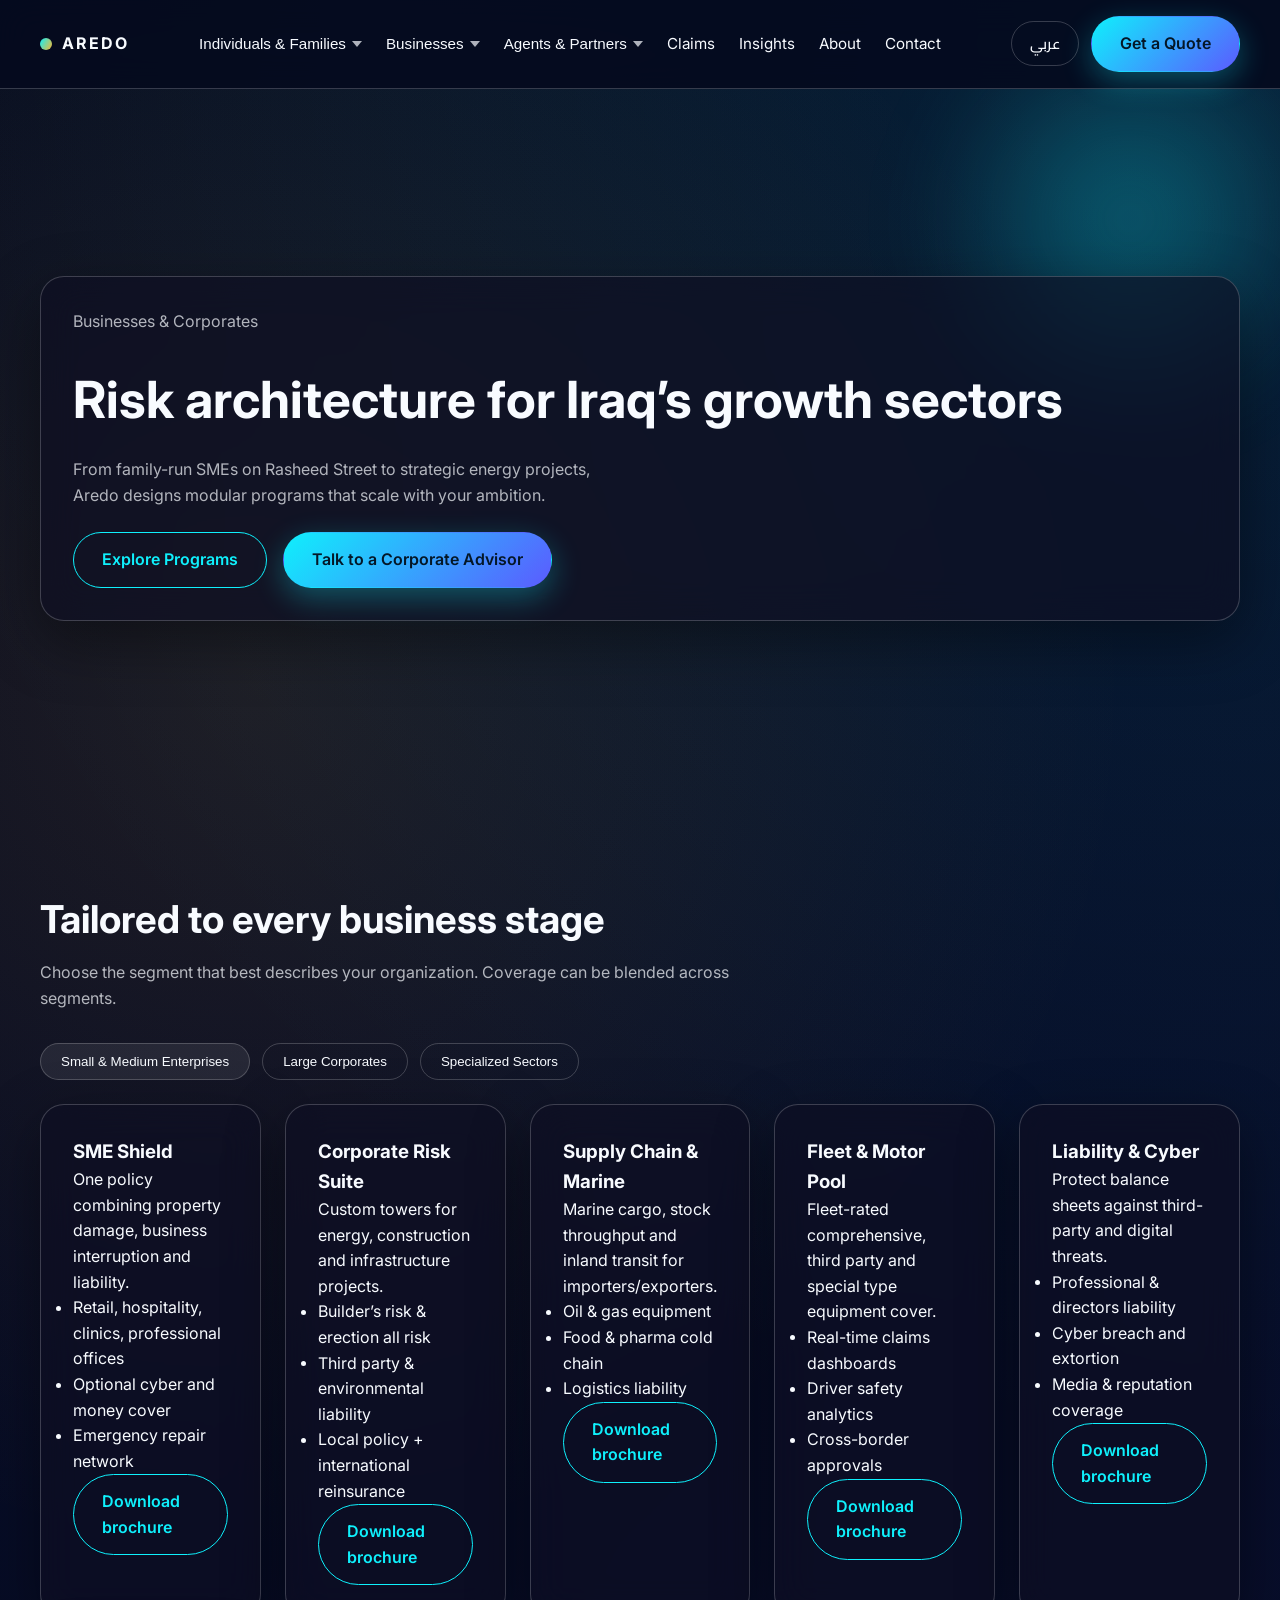
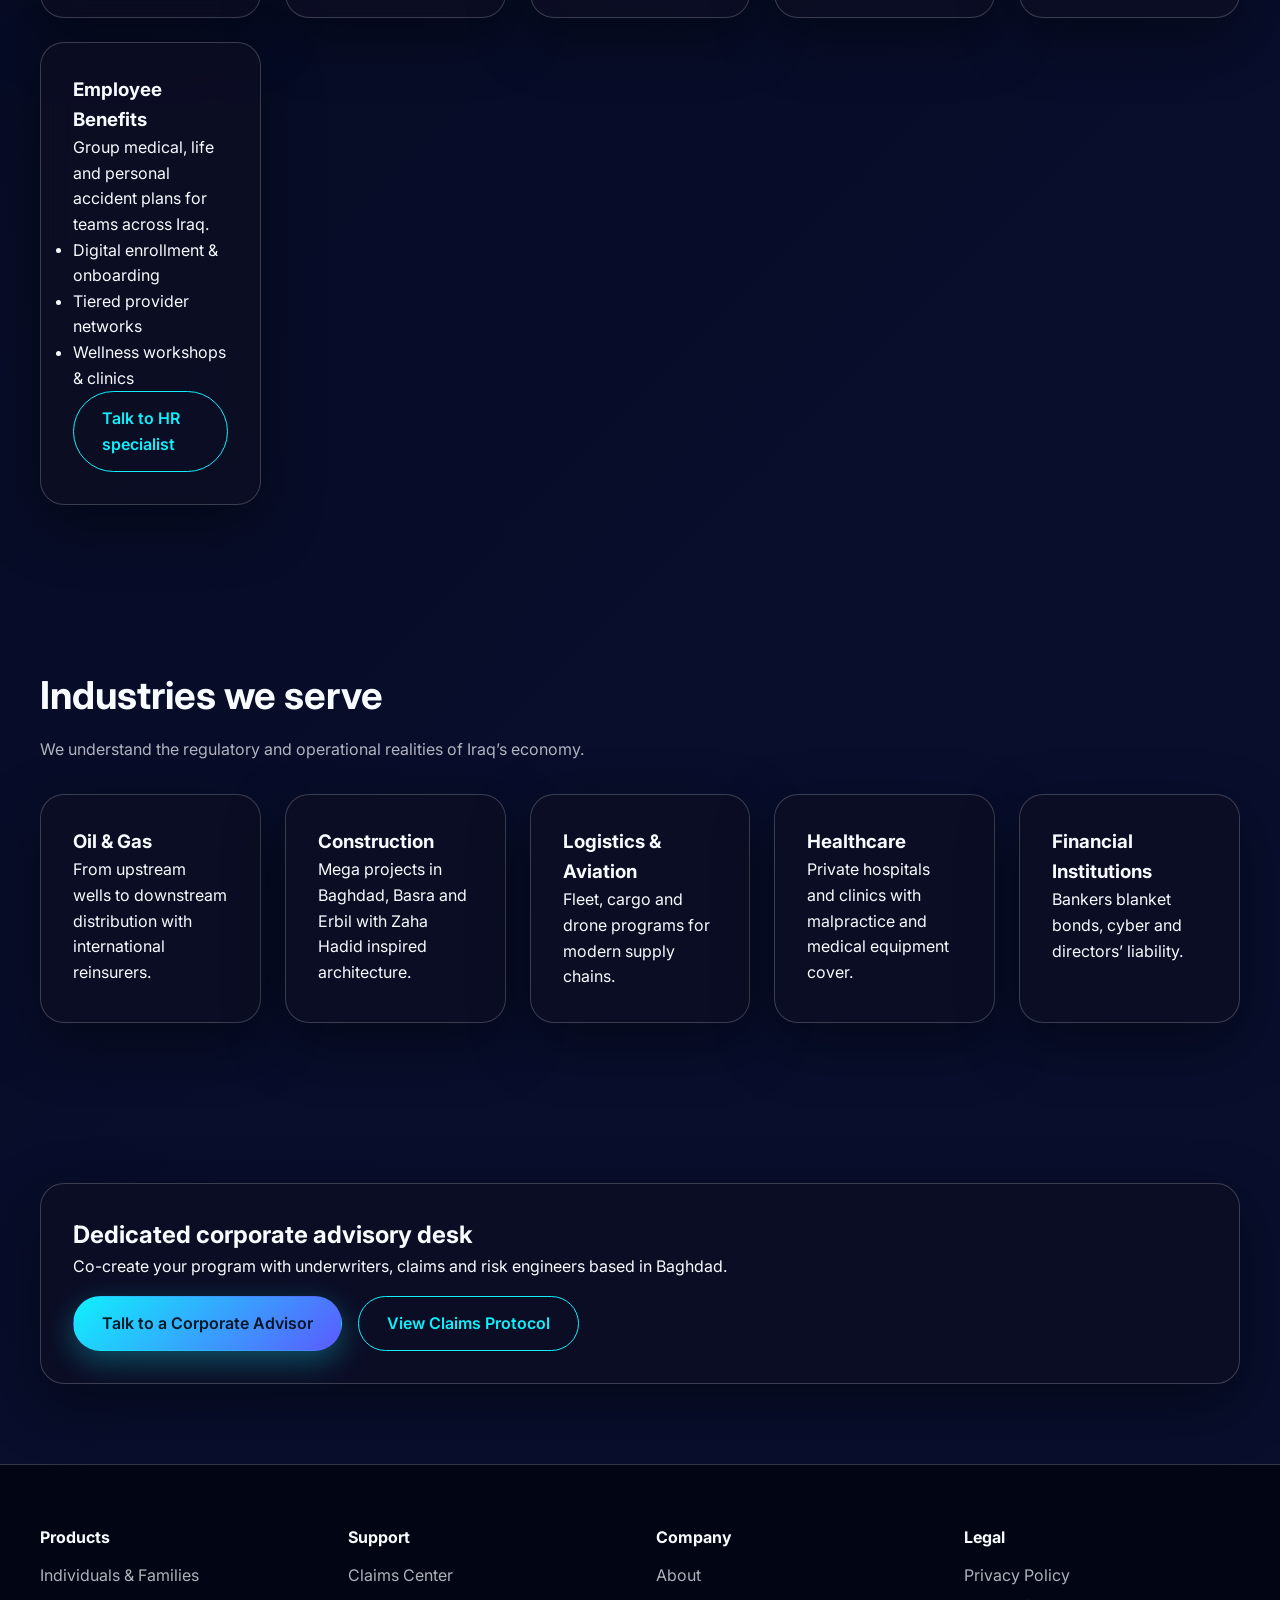
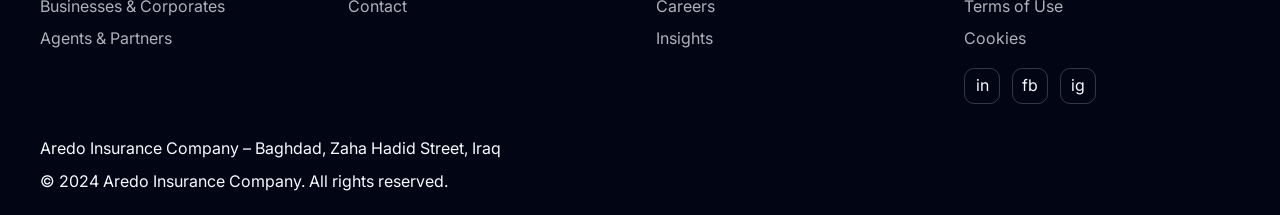
<file: businesses.html>
<!DOCTYPE html>
<html lang="en">
<head>
  <meta charset="UTF-8" />
  <meta name="viewport" content="width=device-width, initial-scale=1.0" />
  <title>Businesses & Corporates | Aredo Insurance</title>
  <meta name="description" content="Risk transfer programs for SMEs, large corporates and specialized sectors in Iraq." />
  <meta property="og:title" content="Aredo Business Insurance" />
  <meta property="og:description" content="Property, liability, marine, fleet, cyber and employee benefits." />
  <link rel="preconnect" href="https://fonts.googleapis.com" />
  <link rel="preconnect" href="https://fonts.gstatic.com" crossorigin />
  <link href="https://fonts.googleapis.com/css2?family=Cairo:wght@400;600;700&family=Inter:wght@400;500;600;700&display=swap" rel="stylesheet" />
  <link rel="stylesheet" href="style.css" />
  <script defer src="script.js"></script>
</head>
<body>
  <header class="site-header">
    <div class="container nav-bar">
      <a href="index.html" class="logo"><span></span>AREDO</a>
      <nav aria-label="Primary">
        <ul>
          <li class="has-mega">
            <button type="button" aria-expanded="false">Individuals & Families</button>
            <div class="mega-menu">
              <div class="mega-card">
                <h4>Motor Insurance</h4>
                <p>Comprehensive protection for vehicles, roadside and cross-border cover.</p>
              </div>
              <div class="mega-card">
                <h4>Health & Medical</h4>
                <p>Private medical access with regional provider networks.</p>
              </div>
              <div class="mega-card">
                <h4>Home & Property</h4>
                <p>Building, contents and valuables cover built for Iraq homes.</p>
              </div>
              <div class="mega-card">
                <h4>Life & Savings</h4>
                <p>Secure futures with education and savings plans.</p>
              </div>
            </div>
          </li>
          <li class="has-mega">
            <button type="button" aria-expanded="false">Businesses</button>
            <div class="mega-menu">
              <div class="mega-card">
                <h4>SME Packages</h4>
                <p>Bundle of property, liability and employee cover.</p>
              </div>
              <div class="mega-card">
                <h4>Corporate Risk</h4>
                <p>Structured programs for oil, gas, construction and logistics.</p>
              </div>
              <div class="mega-card">
                <h4>Employee Benefits</h4>
                <p>Group health, life, accident and travel for your teams.</p>
              </div>
              <div class="mega-card">
                <h4>Cyber & Liability</h4>
                <p>Protect your data, directors and brand reputation.</p>
              </div>
            </div>
          </li>
          <li class="has-mega">
            <button type="button" aria-expanded="false">Agents & Partners</button>
            <div class="mega-menu">
              <div class="mega-card">
                <h4>Partner Programs</h4>
                <p>Tiered commissions, digital tools and marketing support.</p>
              </div>
              <div class="mega-card">
                <h4>Training Academy</h4>
                <p>Certification pathways for new and experienced agents.</p>
              </div>
              <div class="mega-card">
                <h4>Portal Access</h4>
                <p>Quote, bind and service clients in one secure platform.</p>
              </div>
            </div>
          </li>
          <li><a href="claims.html">Claims</a></li>
          <li><a href="insights.html">Insights</a></li>
          <li><a href="about.html">About</a></li>
          <li><a href="contact.html">Contact</a></li>
        </ul>
      </nav>
      <div class="nav-actions">
        <a href="index-ar.html" class="lang-toggle" lang="ar" hreflang="ar">عربي</a>
        <a href="contact.html" class="btn btn-primary">Get a Quote</a>
        <button class="menu-toggle" id="menuToggle" aria-label="Toggle navigation"><span></span></button>
      </div>
    </div>
  </header>

  <div class="mobile-nav" id="mobileNav" aria-label="Mobile navigation">
    <button class="has-sub">Individuals & Families</button>
    <div class="listing-card">
      <a href="individuals.html">Personal solutions overview</a>
    </div>
    <button class="has-sub">Businesses</button>
    <div class="listing-card">
      <a href="businesses.html">Corporate coverage</a>
    </div>
    <button class="has-sub">Agents & Partners</button>
    <div class="listing-card">
      <a href="agents.html">Partner with us</a>
    </div>
    <a href="claims.html">Claims</a>
    <a href="insights.html">Insights</a>
    <a href="about.html">About</a>
    <a href="contact.html">Contact</a>
    <a href="index-ar.html" class="lang-toggle" lang="ar" hreflang="ar">عربي</a>
    <a href="contact.html" class="btn btn-primary">Get a Quote</a>
  </div>

  <main>
    <section class="hero">
      <div class="container hero-content">
        <div class="glass-card">
          <p>Businesses & Corporates</p>
          <h1>Risk architecture for Iraq’s growth sectors</h1>
          <p>From family-run SMEs on Rasheed Street to strategic energy projects, Aredo designs modular programs that scale with your ambition.</p>
          <div class="hero-cta">
            <a href="#segments" class="btn btn-secondary">Explore Programs</a>
            <a href="contact.html" class="btn btn-primary">Talk to a Corporate Advisor</a>
          </div>
        </div>
      </div>
    </section>

    <section id="segments">
      <div class="container">
        <div class="section-heading">
          <h2>Tailored to every business stage</h2>
          <p>Choose the segment that best describes your organization. Coverage can be blended across segments.</p>
        </div>
        <div class="tabs">
          <button class="active">Small & Medium Enterprises</button>
          <button>Large Corporates</button>
          <button>Specialized Sectors</button>
        </div>
        <div class="product-grid">
          <div class="glass-card">
            <h3>SME Shield</h3>
            <p>One policy combining property damage, business interruption and liability.</p>
            <ul>
              <li>Retail, hospitality, clinics, professional offices</li>
              <li>Optional cyber and money cover</li>
              <li>Emergency repair network</li>
            </ul>
            <a href="contact.html" class="btn btn-secondary">Download brochure</a>
          </div>
          <div class="glass-card">
            <h3>Corporate Risk Suite</h3>
            <p>Custom towers for energy, construction and infrastructure projects.</p>
            <ul>
              <li>Builder’s risk & erection all risk</li>
              <li>Third party & environmental liability</li>
              <li>Local policy + international reinsurance</li>
            </ul>
            <a href="contact.html" class="btn btn-secondary">Download brochure</a>
          </div>
          <div class="glass-card">
            <h3>Supply Chain & Marine</h3>
            <p>Marine cargo, stock throughput and inland transit for importers/exporters.</p>
            <ul>
              <li>Oil & gas equipment</li>
              <li>Food & pharma cold chain</li>
              <li>Logistics liability</li>
            </ul>
            <a href="contact.html" class="btn btn-secondary">Download brochure</a>
          </div>
          <div class="glass-card">
            <h3>Fleet & Motor Pool</h3>
            <p>Fleet-rated comprehensive, third party and special type equipment cover.</p>
            <ul>
              <li>Real-time claims dashboards</li>
              <li>Driver safety analytics</li>
              <li>Cross-border approvals</li>
            </ul>
            <a href="contact.html" class="btn btn-secondary">Download brochure</a>
          </div>
          <div class="glass-card">
            <h3>Liability & Cyber</h3>
            <p>Protect balance sheets against third-party and digital threats.</p>
            <ul>
              <li>Professional & directors liability</li>
              <li>Cyber breach and extortion</li>
              <li>Media & reputation coverage</li>
            </ul>
            <a href="contact.html" class="btn btn-secondary">Download brochure</a>
          </div>
          <div class="glass-card">
            <h3>Employee Benefits</h3>
            <p>Group medical, life and personal accident plans for teams across Iraq.</p>
            <ul>
              <li>Digital enrollment & onboarding</li>
              <li>Tiered provider networks</li>
              <li>Wellness workshops & clinics</li>
            </ul>
            <a href="contact.html" class="btn btn-secondary">Talk to HR specialist</a>
          </div>
        </div>
      </div>
    </section>

    <section>
      <div class="container">
        <div class="section-heading">
          <h2>Industries we serve</h2>
          <p>We understand the regulatory and operational realities of Iraq’s economy.</p>
        </div>
        <div class="product-grid">
          <div class="glass-card"><h3>Oil & Gas</h3><p>From upstream wells to downstream distribution with international reinsurers.</p></div>
          <div class="glass-card"><h3>Construction</h3><p>Mega projects in Baghdad, Basra and Erbil with Zaha Hadid inspired architecture.</p></div>
          <div class="glass-card"><h3>Logistics & Aviation</h3><p>Fleet, cargo and drone programs for modern supply chains.</p></div>
          <div class="glass-card"><h3>Healthcare</h3><p>Private hospitals and clinics with malpractice and medical equipment cover.</p></div>
          <div class="glass-card"><h3>Financial Institutions</h3><p>Bankers blanket bonds, cyber and directors’ liability.</p></div>
        </div>
      </div>
    </section>

    <section>
      <div class="container">
        <div class="glass-card">
          <h2>Dedicated corporate advisory desk</h2>
          <p>Co-create your program with underwriters, claims and risk engineers based in Baghdad.</p>
          <div class="hero-cta" style="margin-top:16px;">
            <a href="contact.html" class="btn btn-primary">Talk to a Corporate Advisor</a>
            <a href="claims.html" class="btn btn-secondary">View Claims Protocol</a>
          </div>
        </div>
      </div>
    </section>
  </main>

  <footer>
    <div class="container">
      <div class="footer-grid">
        <div>
          <h4>Products</h4>
          <ul>
            <li><a href="individuals.html">Individuals & Families</a></li>
            <li><a href="businesses.html">Businesses & Corporates</a></li>
            <li><a href="agents.html">Agents & Partners</a></li>
          </ul>
        </div>
        <div>
          <h4>Support</h4>
          <ul>
            <li><a href="claims.html">Claims Center</a></li>
            <li><a href="contact.html">Contact</a></li>
          </ul>
        </div>
        <div>
          <h4>Company</h4>
          <ul>
            <li><a href="about.html">About</a></li>
            <li><a href="careers.html">Careers</a></li>
            <li><a href="insights.html">Insights</a></li>
          </ul>
        </div>
        <div>
          <h4>Legal</h4>
          <ul>
            <li><a href="#">Privacy Policy</a></li>
            <li><a href="#">Terms of Use</a></li>
            <li><a href="#">Cookies</a></li>
          </ul>
          <div class="socials" style="margin-top:16px;">
            <a href="#">in</a>
            <a href="#">fb</a>
            <a href="#">ig</a>
          </div>
        </div>
      </div>
      <p>Aredo Insurance Company – Baghdad, Zaha Hadid Street, Iraq</p>
      <p style="margin-top:8px;">© 2024 Aredo Insurance Company. All rights reserved.</p>
    </div>
  </footer>
</body>
</html>
</file>
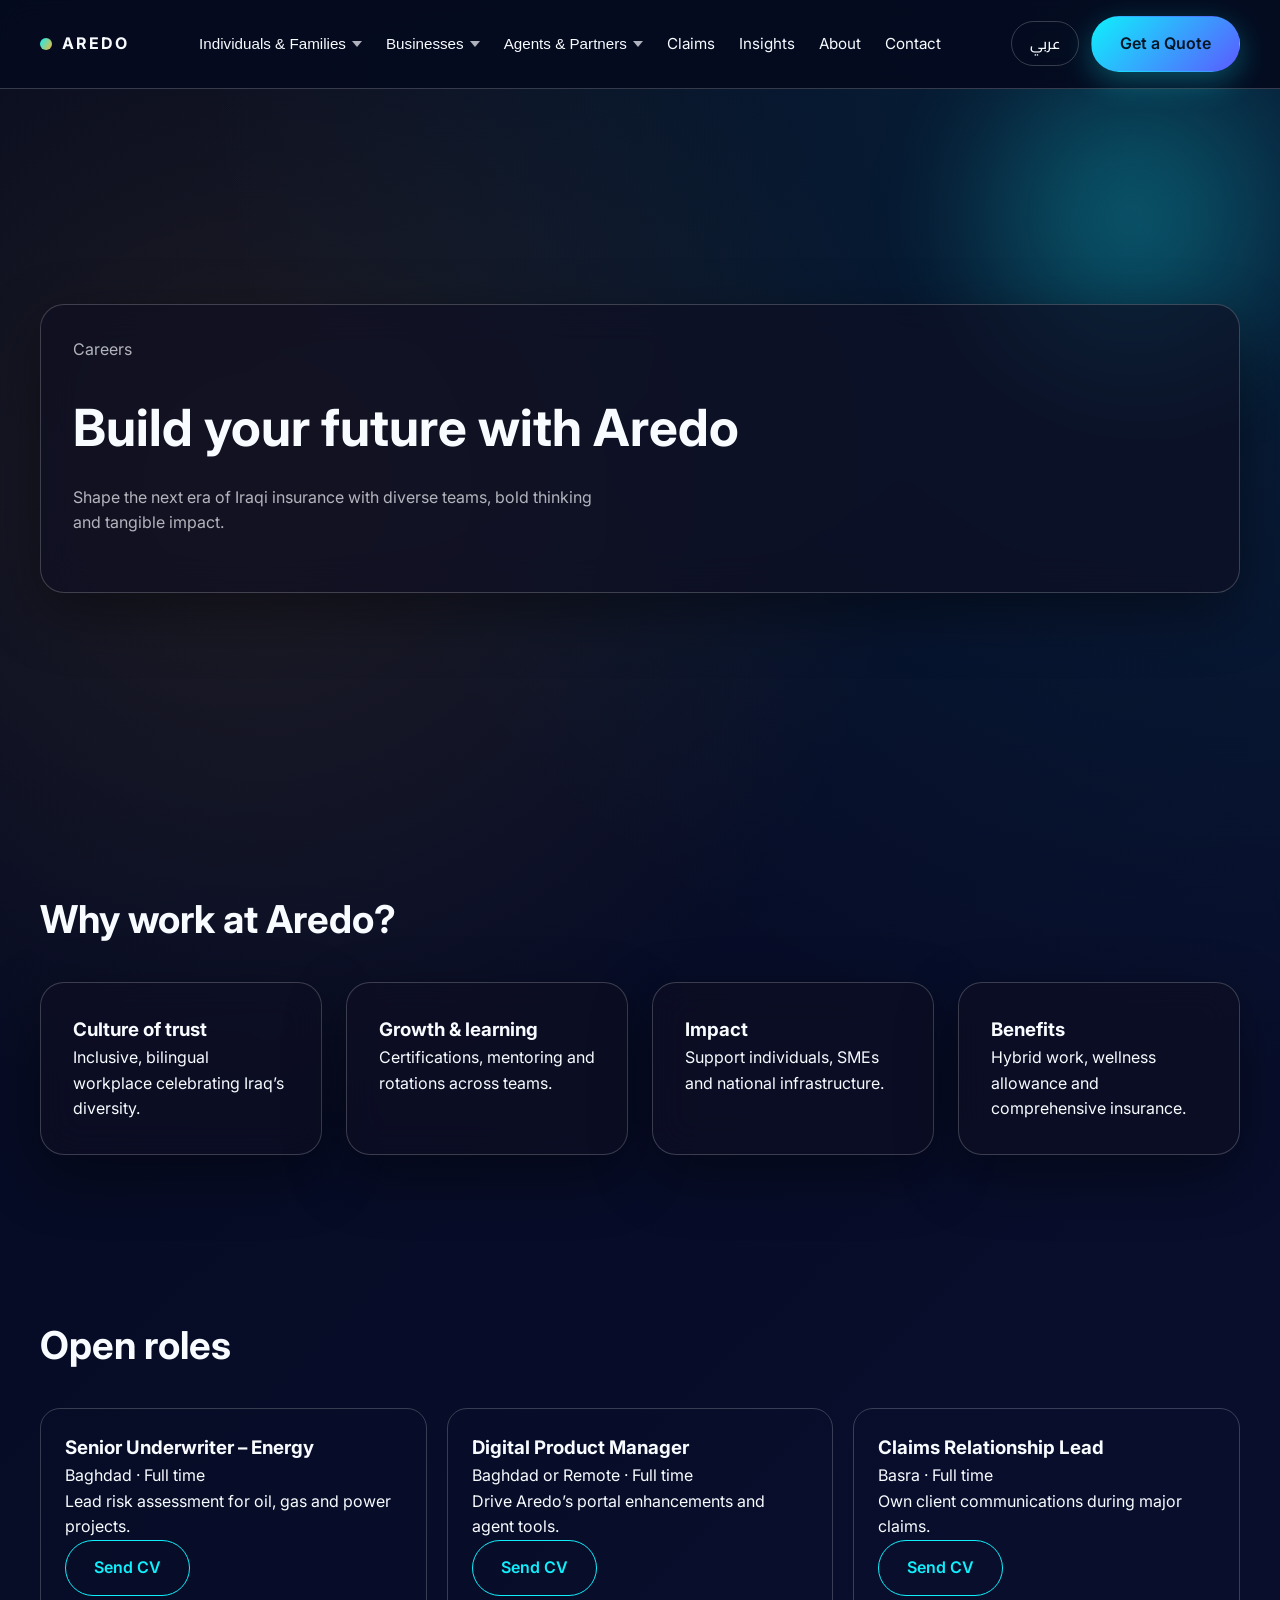
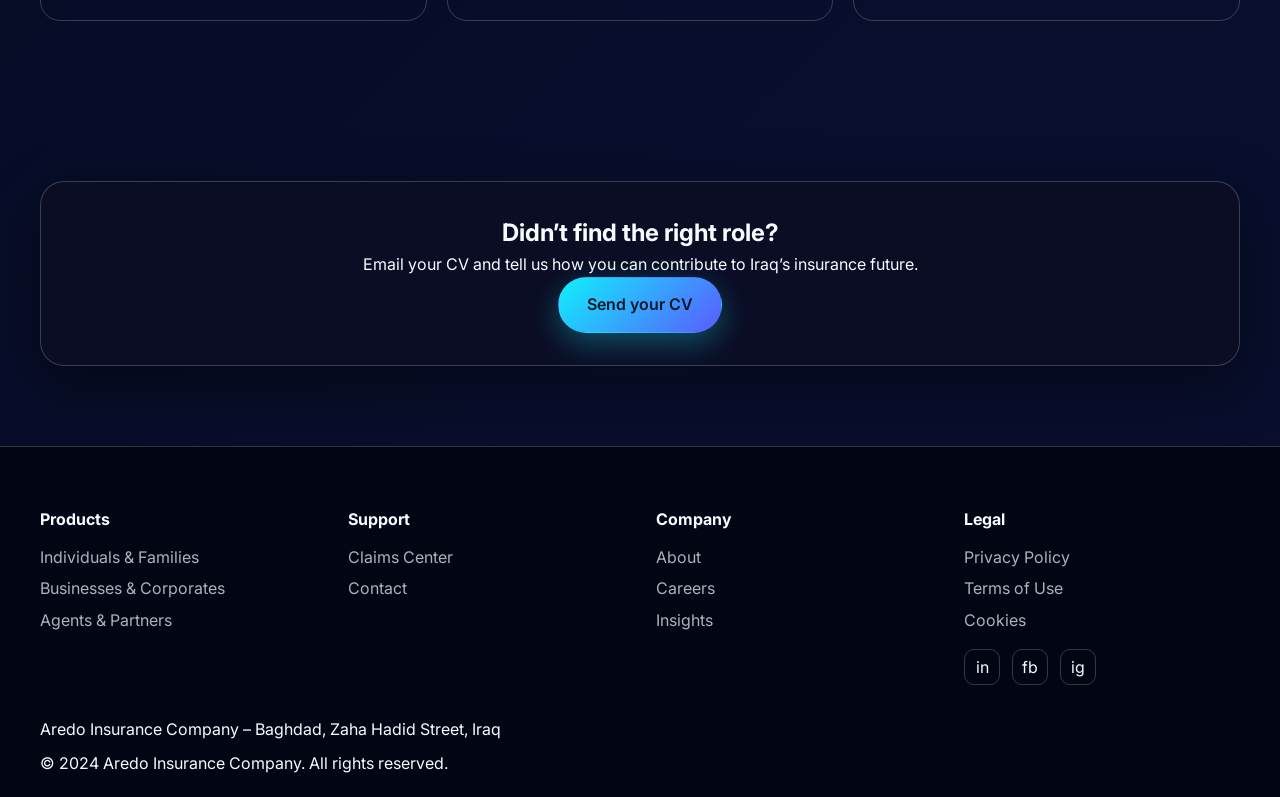
<file: careers.html>
<!DOCTYPE html>
<html lang="en">
<head>
  <meta charset="UTF-8" />
  <meta name="viewport" content="width=device-width, initial-scale=1.0" />
  <title>Careers at Aredo Insurance</title>
  <meta name="description" content="Join Aredo Insurance and build your future with innovation and impact." />
  <meta property="og:title" content="Aredo Careers" />
  <meta property="og:description" content="Opportunities in underwriting, claims, technology and more." />
  <link rel="preconnect" href="https://fonts.googleapis.com" />
  <link rel="preconnect" href="https://fonts.gstatic.com" crossorigin />
  <link href="https://fonts.googleapis.com/css2?family=Cairo:wght@400;600;700&family=Inter:wght@400;500;600;700&display=swap" rel="stylesheet" />
  <link rel="stylesheet" href="style.css" />
  <script defer src="script.js"></script>
</head>
<body>
  <header class="site-header">
    <div class="container nav-bar">
      <a href="index.html" class="logo"><span></span>AREDO</a>
      <nav aria-label="Primary">
        <ul>
          <li class="has-mega">
            <button type="button" aria-expanded="false">Individuals & Families</button>
            <div class="mega-menu">
              <div class="mega-card">
                <h4>Motor Insurance</h4>
                <p>Comprehensive protection for vehicles, roadside and cross-border cover.</p>
              </div>
              <div class="mega-card">
                <h4>Health & Medical</h4>
                <p>Private medical access with regional provider networks.</p>
              </div>
              <div class="mega-card">
                <h4>Home & Property</h4>
                <p>Building, contents and valuables cover built for Iraq homes.</p>
              </div>
              <div class="mega-card">
                <h4>Life & Savings</h4>
                <p>Secure futures with education and savings plans.</p>
              </div>
            </div>
          </li>
          <li class="has-mega">
            <button type="button" aria-expanded="false">Businesses</button>
            <div class="mega-menu">
              <div class="mega-card">
                <h4>SME Packages</h4>
                <p>Bundle of property, liability and employee cover.</p>
              </div>
              <div class="mega-card">
                <h4>Corporate Risk</h4>
                <p>Structured programs for oil, gas, construction and logistics.</p>
              </div>
              <div class="mega-card">
                <h4>Employee Benefits</h4>
                <p>Group health, life, accident and travel for your teams.</p>
              </div>
              <div class="mega-card">
                <h4>Cyber & Liability</h4>
                <p>Protect your data, directors and brand reputation.</p>
              </div>
            </div>
          </li>
          <li class="has-mega">
            <button type="button" aria-expanded="false">Agents & Partners</button>
            <div class="mega-menu">
              <div class="mega-card">
                <h4>Partner Programs</h4>
                <p>Tiered commissions, digital tools and marketing support.</p>
              </div>
              <div class="mega-card">
                <h4>Training Academy</h4>
                <p>Certification pathways for new and experienced agents.</p>
              </div>
              <div class="mega-card">
                <h4>Portal Access</h4>
                <p>Quote, bind and service clients in one secure platform.</p>
              </div>
            </div>
          </li>
          <li><a href="claims.html">Claims</a></li>
          <li><a href="insights.html">Insights</a></li>
          <li><a href="about.html">About</a></li>
          <li><a href="contact.html">Contact</a></li>
        </ul>
      </nav>
      <div class="nav-actions">
        <a href="index-ar.html" class="lang-toggle" lang="ar" hreflang="ar">عربي</a>
        <a href="contact.html" class="btn btn-primary">Get a Quote</a>
        <button class="menu-toggle" id="menuToggle" aria-label="Toggle navigation"><span></span></button>
      </div>
    </div>
  </header>

  <div class="mobile-nav" id="mobileNav" aria-label="Mobile navigation">
    <button class="has-sub">Individuals & Families</button>
    <div class="listing-card">
      <a href="individuals.html">Personal solutions overview</a>
    </div>
    <button class="has-sub">Businesses</button>
    <div class="listing-card">
      <a href="businesses.html">Corporate coverage</a>
    </div>
    <button class="has-sub">Agents & Partners</button>
    <div class="listing-card">
      <a href="agents.html">Partner with us</a>
    </div>
    <a href="claims.html">Claims</a>
    <a href="insights.html">Insights</a>
    <a href="about.html">About</a>
    <a href="contact.html">Contact</a>
    <a href="index-ar.html" class="lang-toggle" lang="ar" hreflang="ar">عربي</a>
    <a href="contact.html" class="btn btn-primary">Get a Quote</a>
  </div>

  <main>
    <section class="hero">
      <div class="container hero-content">
        <div class="glass-card">
          <p>Careers</p>
          <h1>Build your future with Aredo</h1>
          <p>Shape the next era of Iraqi insurance with diverse teams, bold thinking and tangible impact.</p>
        </div>
      </div>
    </section>

    <section>
      <div class="container">
        <div class="section-heading">
          <h2>Why work at Aredo?</h2>
        </div>
        <div class="segment-grid">
          <div class="glass-card"><h3>Culture of trust</h3><p>Inclusive, bilingual workplace celebrating Iraq’s diversity.</p></div>
          <div class="glass-card"><h3>Growth & learning</h3><p>Certifications, mentoring and rotations across teams.</p></div>
          <div class="glass-card"><h3>Impact</h3><p>Support individuals, SMEs and national infrastructure.</p></div>
          <div class="glass-card"><h3>Benefits</h3><p>Hybrid work, wellness allowance and comprehensive insurance.</p></div>
        </div>
      </div>
    </section>

    <section>
      <div class="container">
        <div class="section-heading">
          <h2>Open roles</h2>
        </div>
        <div class="job-grid">
          <div class="listing-card">
            <h3>Senior Underwriter – Energy</h3>
            <p>Baghdad · Full time</p>
            <p>Lead risk assessment for oil, gas and power projects.</p>
            <a href="mailto:careers@aredo.com" class="btn btn-secondary">Send CV</a>
          </div>
          <div class="listing-card">
            <h3>Digital Product Manager</h3>
            <p>Baghdad or Remote · Full time</p>
            <p>Drive Aredo’s portal enhancements and agent tools.</p>
            <a href="mailto:careers@aredo.com" class="btn btn-secondary">Send CV</a>
          </div>
          <div class="listing-card">
            <h3>Claims Relationship Lead</h3>
            <p>Basra · Full time</p>
            <p>Own client communications during major claims.</p>
            <a href="mailto:careers@aredo.com" class="btn btn-secondary">Send CV</a>
          </div>
        </div>
      </div>
    </section>

    <section>
      <div class="container">
        <div class="glass-card" style="text-align:center;">
          <h2>Didn’t find the right role?</h2>
          <p>Email your CV and tell us how you can contribute to Iraq’s insurance future.</p>
          <a href="mailto:careers@aredo.com" class="btn btn-primary">Send your CV</a>
        </div>
      </div>
    </section>
  </main>

  <footer>
    <div class="container">
      <div class="footer-grid">
        <div>
          <h4>Products</h4>
          <ul>
            <li><a href="individuals.html">Individuals & Families</a></li>
            <li><a href="businesses.html">Businesses & Corporates</a></li>
            <li><a href="agents.html">Agents & Partners</a></li>
          </ul>
        </div>
        <div>
          <h4>Support</h4>
          <ul>
            <li><a href="claims.html">Claims Center</a></li>
            <li><a href="contact.html">Contact</a></li>
          </ul>
        </div>
        <div>
          <h4>Company</h4>
          <ul>
            <li><a href="about.html">About</a></li>
            <li><a href="careers.html">Careers</a></li>
            <li><a href="insights.html">Insights</a></li>
          </ul>
        </div>
        <div>
          <h4>Legal</h4>
          <ul>
            <li><a href="#">Privacy Policy</a></li>
            <li><a href="#">Terms of Use</a></li>
            <li><a href="#">Cookies</a></li>
          </ul>
          <div class="socials" style="margin-top:16px;">
            <a href="#">in</a>
            <a href="#">fb</a>
            <a href="#">ig</a>
          </div>
        </div>
      </div>
      <p>Aredo Insurance Company – Baghdad, Zaha Hadid Street, Iraq</p>
      <p style="margin-top:8px;">© 2024 Aredo Insurance Company. All rights reserved.</p>
    </div>
  </footer>
</body>
</html>
</file>
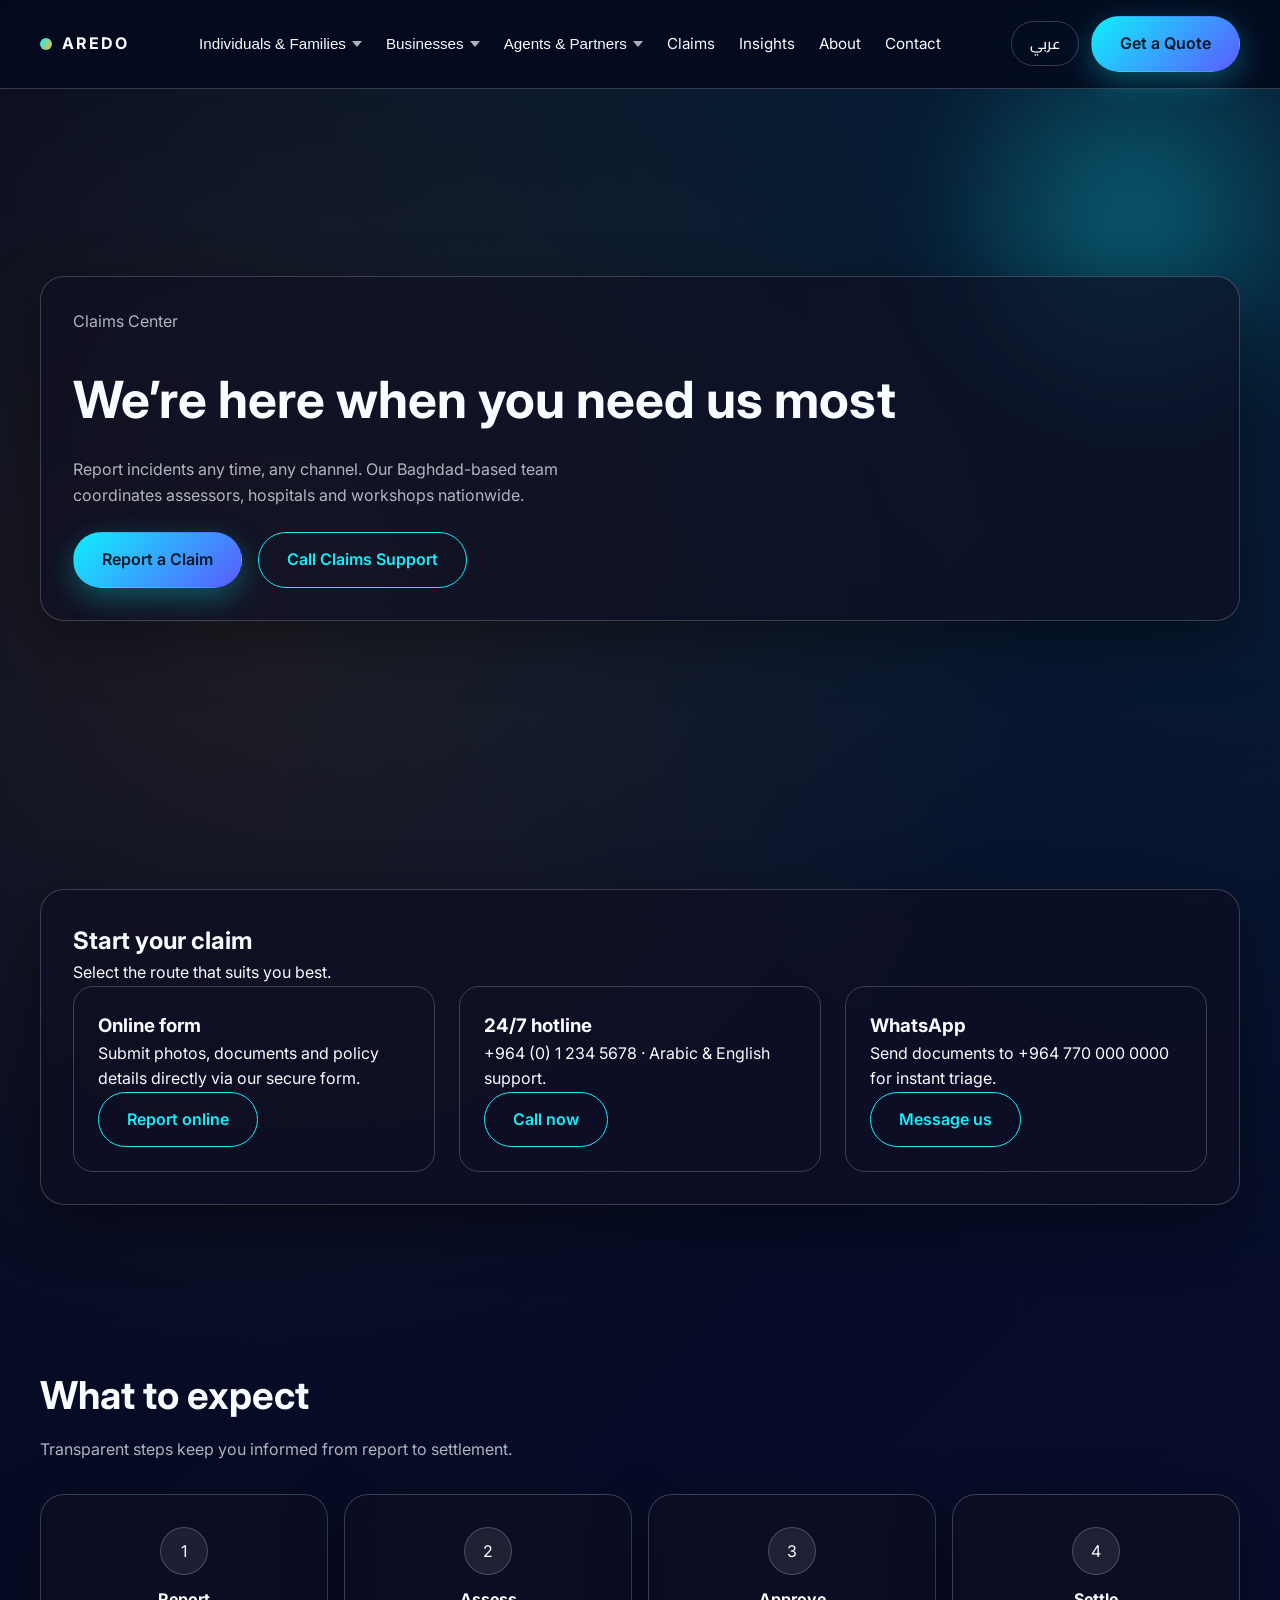
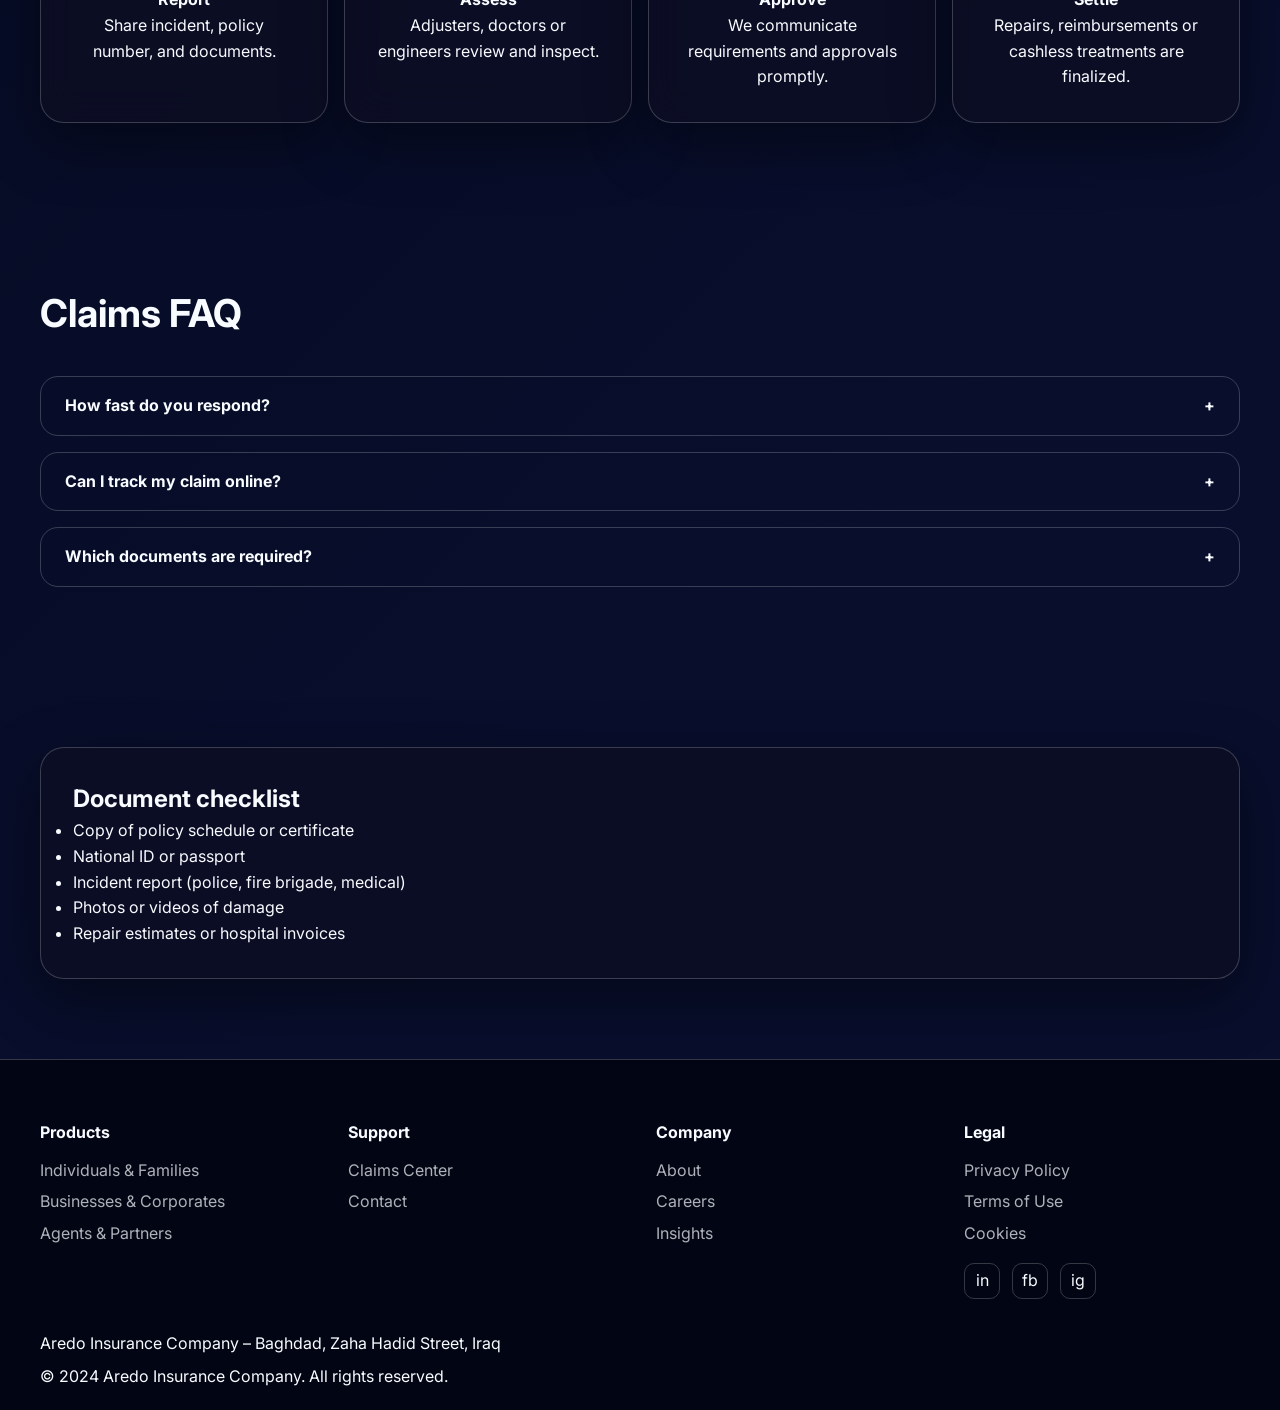
<file: claims.html>
<!DOCTYPE html>
<html lang="en">
<head>
  <meta charset="UTF-8" />
  <meta name="viewport" content="width=device-width, initial-scale=1.0" />
  <title>Claims Center | Aredo Insurance</title>
  <meta name="description" content="Report and track insurance claims with Aredo’s 24/7 support team." />
  <meta property="og:title" content="Aredo Claims Center" />
  <meta property="og:description" content="Report, assess, approve and settle your claims with ease." />
  <link rel="preconnect" href="https://fonts.googleapis.com" />
  <link rel="preconnect" href="https://fonts.gstatic.com" crossorigin />
  <link href="https://fonts.googleapis.com/css2?family=Cairo:wght@400;600;700&family=Inter:wght@400;500;600;700&display=swap" rel="stylesheet" />
  <link rel="stylesheet" href="style.css" />
  <script defer src="script.js"></script>
</head>
<body>
  <header class="site-header">
    <div class="container nav-bar">
      <a href="index.html" class="logo"><span></span>AREDO</a>
      <nav aria-label="Primary">
        <ul>
          <li class="has-mega">
            <button type="button" aria-expanded="false">Individuals & Families</button>
            <div class="mega-menu">
              <div class="mega-card">
                <h4>Motor Insurance</h4>
                <p>Comprehensive protection for vehicles, roadside and cross-border cover.</p>
              </div>
              <div class="mega-card">
                <h4>Health & Medical</h4>
                <p>Private medical access with regional provider networks.</p>
              </div>
              <div class="mega-card">
                <h4>Home & Property</h4>
                <p>Building, contents and valuables cover built for Iraq homes.</p>
              </div>
              <div class="mega-card">
                <h4>Life & Savings</h4>
                <p>Secure futures with education and savings plans.</p>
              </div>
            </div>
          </li>
          <li class="has-mega">
            <button type="button" aria-expanded="false">Businesses</button>
            <div class="mega-menu">
              <div class="mega-card">
                <h4>SME Packages</h4>
                <p>Bundle of property, liability and employee cover.</p>
              </div>
              <div class="mega-card">
                <h4>Corporate Risk</h4>
                <p>Structured programs for oil, gas, construction and logistics.</p>
              </div>
              <div class="mega-card">
                <h4>Employee Benefits</h4>
                <p>Group health, life, accident and travel for your teams.</p>
              </div>
              <div class="mega-card">
                <h4>Cyber & Liability</h4>
                <p>Protect your data, directors and brand reputation.</p>
              </div>
            </div>
          </li>
          <li class="has-mega">
            <button type="button" aria-expanded="false">Agents & Partners</button>
            <div class="mega-menu">
              <div class="mega-card">
                <h4>Partner Programs</h4>
                <p>Tiered commissions, digital tools and marketing support.</p>
              </div>
              <div class="mega-card">
                <h4>Training Academy</h4>
                <p>Certification pathways for new and experienced agents.</p>
              </div>
              <div class="mega-card">
                <h4>Portal Access</h4>
                <p>Quote, bind and service clients in one secure platform.</p>
              </div>
            </div>
          </li>
          <li><a href="claims.html">Claims</a></li>
          <li><a href="insights.html">Insights</a></li>
          <li><a href="about.html">About</a></li>
          <li><a href="contact.html">Contact</a></li>
        </ul>
      </nav>
      <div class="nav-actions">
        <a href="index-ar.html" class="lang-toggle" lang="ar" hreflang="ar">عربي</a>
        <a href="contact.html" class="btn btn-primary">Get a Quote</a>
        <button class="menu-toggle" id="menuToggle" aria-label="Toggle navigation"><span></span></button>
      </div>
    </div>
  </header>

  <div class="mobile-nav" id="mobileNav" aria-label="Mobile navigation">
    <button class="has-sub">Individuals & Families</button>
    <div class="listing-card">
      <a href="individuals.html">Personal solutions overview</a>
    </div>
    <button class="has-sub">Businesses</button>
    <div class="listing-card">
      <a href="businesses.html">Corporate coverage</a>
    </div>
    <button class="has-sub">Agents & Partners</button>
    <div class="listing-card">
      <a href="agents.html">Partner with us</a>
    </div>
    <a href="claims.html">Claims</a>
    <a href="insights.html">Insights</a>
    <a href="about.html">About</a>
    <a href="contact.html">Contact</a>
    <a href="index-ar.html" class="lang-toggle" lang="ar" hreflang="ar">عربي</a>
    <a href="contact.html" class="btn btn-primary">Get a Quote</a>
  </div>

  <main>
    <section class="hero">
      <div class="container hero-content">
        <div class="glass-card">
          <p>Claims Center</p>
          <h1>We’re here when you need us most</h1>
          <p>Report incidents any time, any channel. Our Baghdad-based team coordinates assessors, hospitals and workshops nationwide.</p>
          <div class="hero-cta">
            <a href="#report" class="btn btn-primary">Report a Claim</a>
            <a href="tel:+964000000000" class="btn btn-secondary">Call Claims Support</a>
          </div>
        </div>
      </div>
    </section>

    <section id="report">
      <div class="container">
        <div class="glass-card">
          <h2>Start your claim</h2>
          <p>Select the route that suits you best.</p>
          <div class="segment-grid">
            <div class="listing-card">
              <h3>Online form</h3>
              <p>Submit photos, documents and policy details directly via our secure form.</p>
              <a href="contact.html" class="btn btn-secondary">Report online</a>
            </div>
            <div class="listing-card">
              <h3>24/7 hotline</h3>
              <p>+964 (0) 1 234 5678 · Arabic & English support.</p>
              <a href="tel:+96412345678" class="btn btn-secondary">Call now</a>
            </div>
            <div class="listing-card">
              <h3>WhatsApp</h3>
              <p>Send documents to +964 770 000 0000 for instant triage.</p>
              <a href="#" class="btn btn-secondary">Message us</a>
            </div>
          </div>
        </div>
      </div>
    </section>

    <section>
      <div class="container">
        <div class="section-heading">
          <h2>What to expect</h2>
          <p>Transparent steps keep you informed from report to settlement.</p>
        </div>
        <div class="timeline">
          <div class="glass-card timeline-step"><span>1</span><h4>Report</h4><p>Share incident, policy number, and documents.</p></div>
          <div class="glass-card timeline-step"><span>2</span><h4>Assess</h4><p>Adjusters, doctors or engineers review and inspect.</p></div>
          <div class="glass-card timeline-step"><span>3</span><h4>Approve</h4><p>We communicate requirements and approvals promptly.</p></div>
          <div class="glass-card timeline-step"><span>4</span><h4>Settle</h4><p>Repairs, reimbursements or cashless treatments are finalized.</p></div>
        </div>
      </div>
    </section>

    <section>
      <div class="container">
        <div class="section-heading">
          <h2>Claims FAQ</h2>
        </div>
        <div class="faq">
          <div class="faq-item"><h4>How fast do you respond?<span>+</span></h4><div class="faq-content"><p>Emergency medical cases receive callbacks in under 5 minutes. Property and motor claims receive status updates within 2 working hours.</p></div></div>
          <div class="faq-item"><h4>Can I track my claim online?<span>+</span></h4><div class="faq-content"><p>Yes, use the tracking link provided in your acknowledgment email or log into the agency portal.</p></div></div>
          <div class="faq-item"><h4>Which documents are required?<span>+</span></h4><div class="faq-content"><p>Typical requirements include ID, policy schedule, police or medical reports and photos of the incident.</p></div></div>
        </div>
      </div>
    </section>

    <section>
      <div class="container">
        <div class="glass-card">
          <h2>Document checklist</h2>
          <ul>
            <li>Copy of policy schedule or certificate</li>
            <li>National ID or passport</li>
            <li>Incident report (police, fire brigade, medical)</li>
            <li>Photos or videos of damage</li>
            <li>Repair estimates or hospital invoices</li>
          </ul>
        </div>
      </div>
    </section>
  </main>

  <footer>
    <div class="container">
      <div class="footer-grid">
        <div>
          <h4>Products</h4>
          <ul>
            <li><a href="individuals.html">Individuals & Families</a></li>
            <li><a href="businesses.html">Businesses & Corporates</a></li>
            <li><a href="agents.html">Agents & Partners</a></li>
          </ul>
        </div>
        <div>
          <h4>Support</h4>
          <ul>
            <li><a href="claims.html">Claims Center</a></li>
            <li><a href="contact.html">Contact</a></li>
          </ul>
        </div>
        <div>
          <h4>Company</h4>
          <ul>
            <li><a href="about.html">About</a></li>
            <li><a href="careers.html">Careers</a></li>
            <li><a href="insights.html">Insights</a></li>
          </ul>
        </div>
        <div>
          <h4>Legal</h4>
          <ul>
            <li><a href="#">Privacy Policy</a></li>
            <li><a href="#">Terms of Use</a></li>
            <li><a href="#">Cookies</a></li>
          </ul>
          <div class="socials" style="margin-top:16px;">
            <a href="#">in</a>
            <a href="#">fb</a>
            <a href="#">ig</a>
          </div>
        </div>
      </div>
      <p>Aredo Insurance Company – Baghdad, Zaha Hadid Street, Iraq</p>
      <p style="margin-top:8px;">© 2024 Aredo Insurance Company. All rights reserved.</p>
    </div>
  </footer>
</body>
</html>
</file>
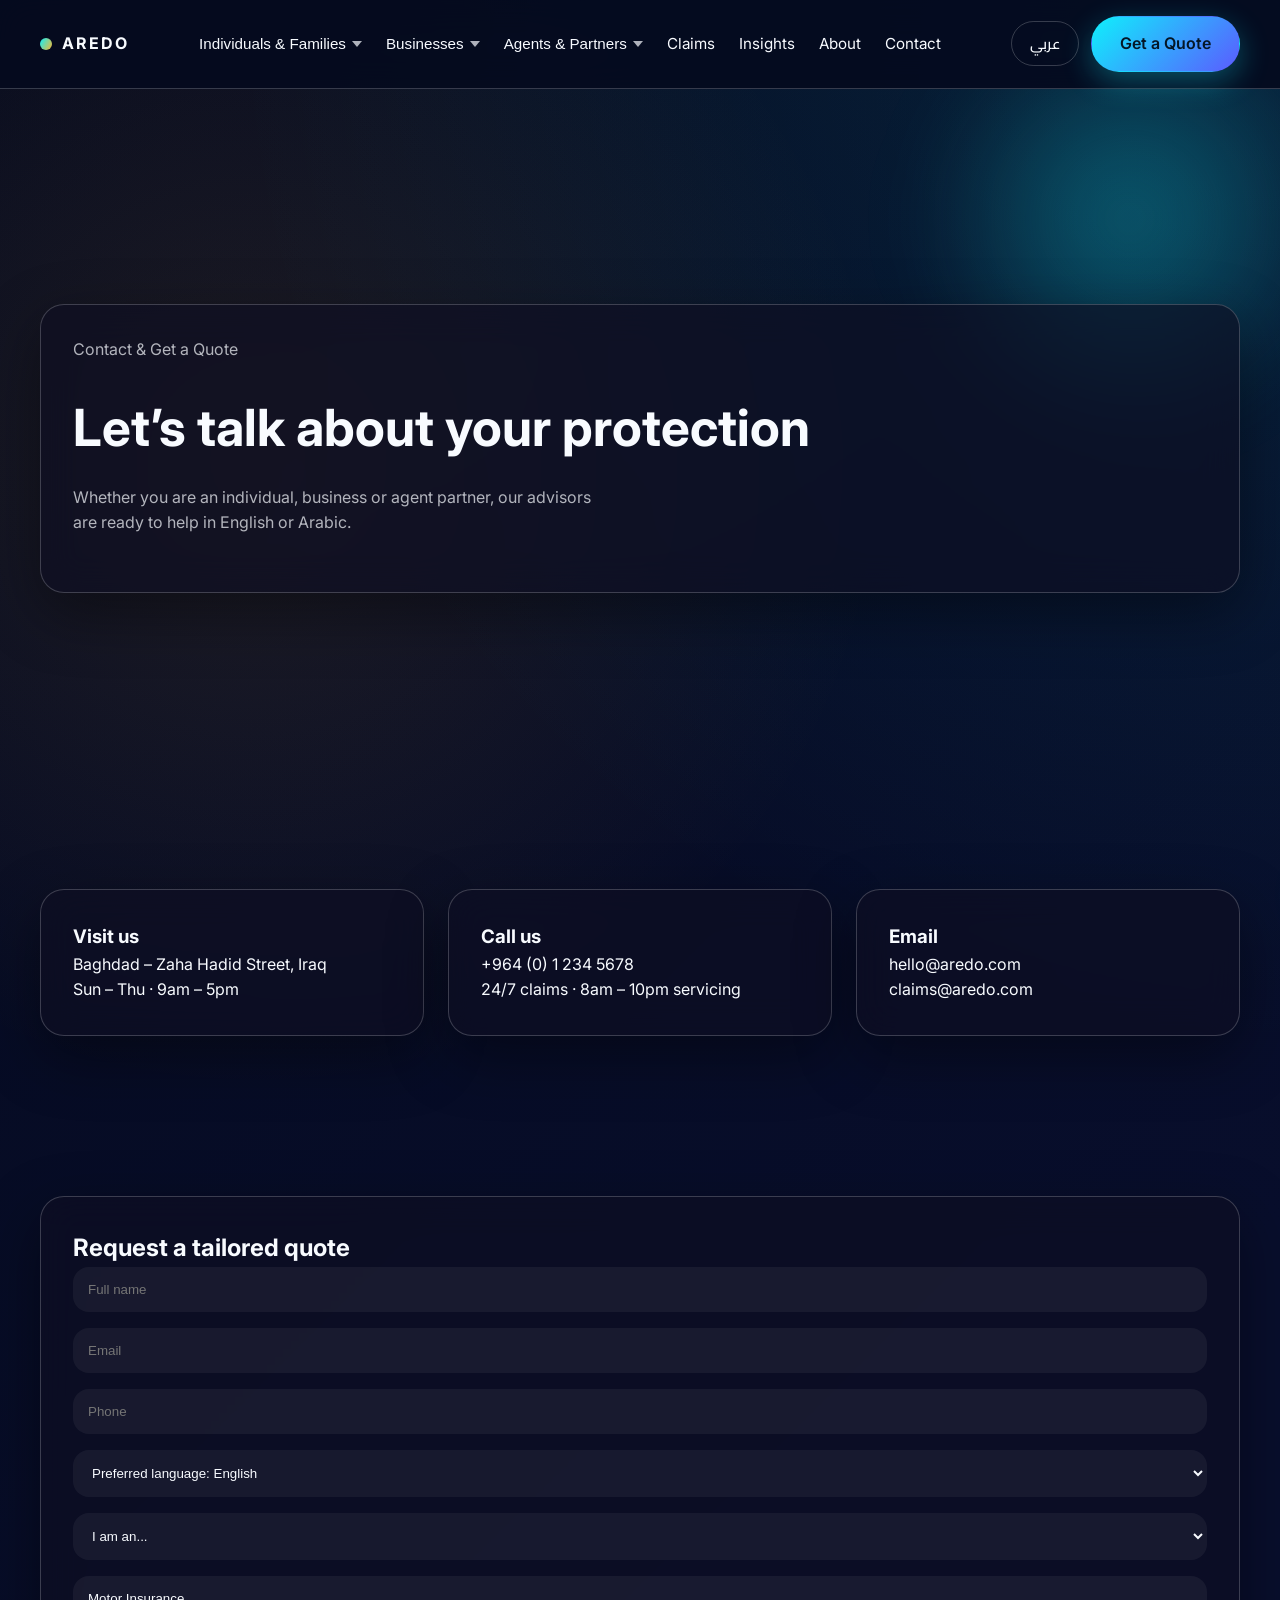
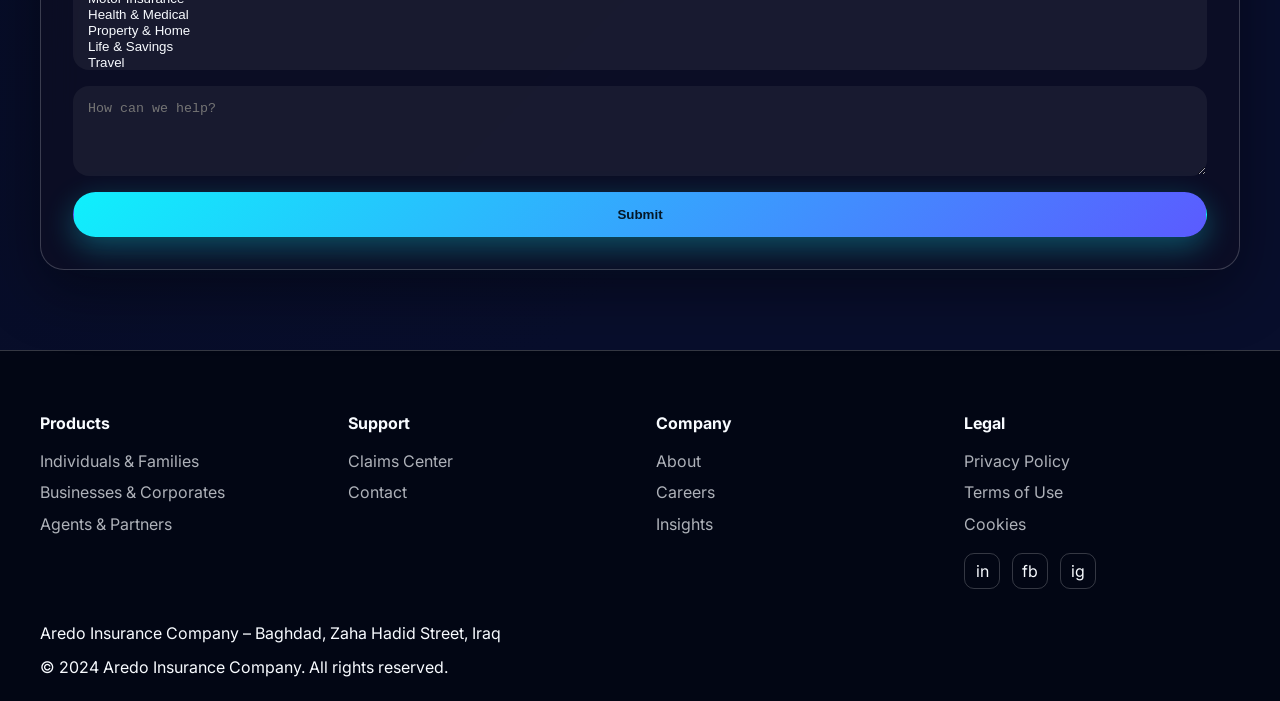
<file: contact.html>
<!DOCTYPE html>
<html lang="en">
<head>
  <meta charset="UTF-8" />
  <meta name="viewport" content="width=device-width, initial-scale=1.0" />
  <title>Contact & Get a Quote | Aredo Insurance</title>
  <meta name="description" content="Reach Aredo Insurance for quotes, support and advisory services in Iraq." />
  <meta property="og:title" content="Contact Aredo Insurance" />
  <meta property="og:description" content="Baghdad – Zaha Hadid Street · +964 contact details." />
  <link rel="preconnect" href="https://fonts.googleapis.com" />
  <link rel="preconnect" href="https://fonts.gstatic.com" crossorigin />
  <link href="https://fonts.googleapis.com/css2?family=Cairo:wght@400;600;700&family=Inter:wght@400;500;600;700&display=swap" rel="stylesheet" />
  <link rel="stylesheet" href="style.css" />
  <script defer src="script.js"></script>
</head>
<body>
  <header class="site-header">
    <div class="container nav-bar">
      <a href="index.html" class="logo"><span></span>AREDO</a>
      <nav aria-label="Primary">
        <ul>
          <li class="has-mega">
            <button type="button" aria-expanded="false">Individuals & Families</button>
            <div class="mega-menu">
              <div class="mega-card">
                <h4>Motor Insurance</h4>
                <p>Comprehensive protection for vehicles, roadside and cross-border cover.</p>
              </div>
              <div class="mega-card">
                <h4>Health & Medical</h4>
                <p>Private medical access with regional provider networks.</p>
              </div>
              <div class="mega-card">
                <h4>Home & Property</h4>
                <p>Building, contents and valuables cover built for Iraq homes.</p>
              </div>
              <div class="mega-card">
                <h4>Life & Savings</h4>
                <p>Secure futures with education and savings plans.</p>
              </div>
            </div>
          </li>
          <li class="has-mega">
            <button type="button" aria-expanded="false">Businesses</button>
            <div class="mega-menu">
              <div class="mega-card">
                <h4>SME Packages</h4>
                <p>Bundle of property, liability and employee cover.</p>
              </div>
              <div class="mega-card">
                <h4>Corporate Risk</h4>
                <p>Structured programs for oil, gas, construction and logistics.</p>
              </div>
              <div class="mega-card">
                <h4>Employee Benefits</h4>
                <p>Group health, life, accident and travel for your teams.</p>
              </div>
              <div class="mega-card">
                <h4>Cyber & Liability</h4>
                <p>Protect your data, directors and brand reputation.</p>
              </div>
            </div>
          </li>
          <li class="has-mega">
            <button type="button" aria-expanded="false">Agents & Partners</button>
            <div class="mega-menu">
              <div class="mega-card">
                <h4>Partner Programs</h4>
                <p>Tiered commissions, digital tools and marketing support.</p>
              </div>
              <div class="mega-card">
                <h4>Training Academy</h4>
                <p>Certification pathways for new and experienced agents.</p>
              </div>
              <div class="mega-card">
                <h4>Portal Access</h4>
                <p>Quote, bind and service clients in one secure platform.</p>
              </div>
            </div>
          </li>
          <li><a href="claims.html">Claims</a></li>
          <li><a href="insights.html">Insights</a></li>
          <li><a href="about.html">About</a></li>
          <li><a href="contact.html">Contact</a></li>
        </ul>
      </nav>
      <div class="nav-actions">
        <a href="index-ar.html" class="lang-toggle" lang="ar" hreflang="ar">عربي</a>
        <a href="contact.html" class="btn btn-primary">Get a Quote</a>
        <button class="menu-toggle" id="menuToggle" aria-label="Toggle navigation"><span></span></button>
      </div>
    </div>
  </header>

  <div class="mobile-nav" id="mobileNav" aria-label="Mobile navigation">
    <button class="has-sub">Individuals & Families</button>
    <div class="listing-card">
      <a href="individuals.html">Personal solutions overview</a>
    </div>
    <button class="has-sub">Businesses</button>
    <div class="listing-card">
      <a href="businesses.html">Corporate coverage</a>
    </div>
    <button class="has-sub">Agents & Partners</button>
    <div class="listing-card">
      <a href="agents.html">Partner with us</a>
    </div>
    <a href="claims.html">Claims</a>
    <a href="insights.html">Insights</a>
    <a href="about.html">About</a>
    <a href="contact.html">Contact</a>
    <a href="index-ar.html" class="lang-toggle" lang="ar" hreflang="ar">عربي</a>
    <a href="contact.html" class="btn btn-primary">Get a Quote</a>
  </div>

  <main>
    <section class="hero">
      <div class="container hero-content">
        <div class="glass-card">
          <p>Contact & Get a Quote</p>
          <h1>Let’s talk about your protection</h1>
          <p>Whether you are an individual, business or agent partner, our advisors are ready to help in English or Arabic.</p>
        </div>
      </div>
    </section>

    <section>
      <div class="container">
        <div class="segment-grid">
          <div class="glass-card">
            <h3>Visit us</h3>
            <p>Baghdad – Zaha Hadid Street, Iraq</p>
            <p>Sun – Thu · 9am – 5pm</p>
          </div>
          <div class="glass-card">
            <h3>Call us</h3>
            <p>+964 (0) 1 234 5678</p>
            <p>24/7 claims · 8am – 10pm servicing</p>
          </div>
          <div class="glass-card">
            <h3>Email</h3>
            <p>hello@aredo.com</p>
            <p>claims@aredo.com</p>
          </div>
        </div>
      </div>
    </section>

    <section>
      <div class="container">
        <div class="glass-card">
          <h2>Request a tailored quote</h2>
          <form id="contactForm">
            <input type="text" id="name" name="name" placeholder="Full name" required />
            <input type="email" id="email" name="email" placeholder="Email" required />
            <input type="text" id="phone" name="phone" placeholder="Phone" required />
            <select id="language" name="language">
              <option value="English">Preferred language: English</option>
              <option value="Arabic">Preferred language: Arabic</option>
            </select>
            <select id="audience" name="audience" required>
              <option value="">I am an...</option>
              <option value="Individual">Individual</option>
              <option value="Business">Business</option>
              <option value="Agent">Agent / Partner</option>
            </select>
            <select id="product" name="product" multiple size="4">
              <option>Motor Insurance</option>
              <option>Health & Medical</option>
              <option>Property & Home</option>
              <option>Life & Savings</option>
              <option>Travel</option>
              <option>Business Packages</option>
              <option>Employee Benefits</option>
            </select>
            <textarea id="message" name="message" rows="4" placeholder="How can we help?"></textarea>
            <button type="submit" class="btn btn-primary">Submit</button>
          </form>
          <div class="form-message" id="contactMessage"></div>
        </div>
      </div>
    </section>
  </main>

  <footer>
    <div class="container">
      <div class="footer-grid">
        <div>
          <h4>Products</h4>
          <ul>
            <li><a href="individuals.html">Individuals & Families</a></li>
            <li><a href="businesses.html">Businesses & Corporates</a></li>
            <li><a href="agents.html">Agents & Partners</a></li>
          </ul>
        </div>
        <div>
          <h4>Support</h4>
          <ul>
            <li><a href="claims.html">Claims Center</a></li>
            <li><a href="contact.html">Contact</a></li>
          </ul>
        </div>
        <div>
          <h4>Company</h4>
          <ul>
            <li><a href="about.html">About</a></li>
            <li><a href="careers.html">Careers</a></li>
            <li><a href="insights.html">Insights</a></li>
          </ul>
        </div>
        <div>
          <h4>Legal</h4>
          <ul>
            <li><a href="#">Privacy Policy</a></li>
            <li><a href="#">Terms of Use</a></li>
            <li><a href="#">Cookies</a></li>
          </ul>
          <div class="socials" style="margin-top:16px;">
            <a href="#">in</a>
            <a href="#">fb</a>
            <a href="#">ig</a>
          </div>
        </div>
      </div>
      <p>Aredo Insurance Company – Baghdad, Zaha Hadid Street, Iraq</p>
      <p style="margin-top:8px;">© 2024 Aredo Insurance Company. All rights reserved.</p>
    </div>
  </footer>
</body>
</html>
</file>
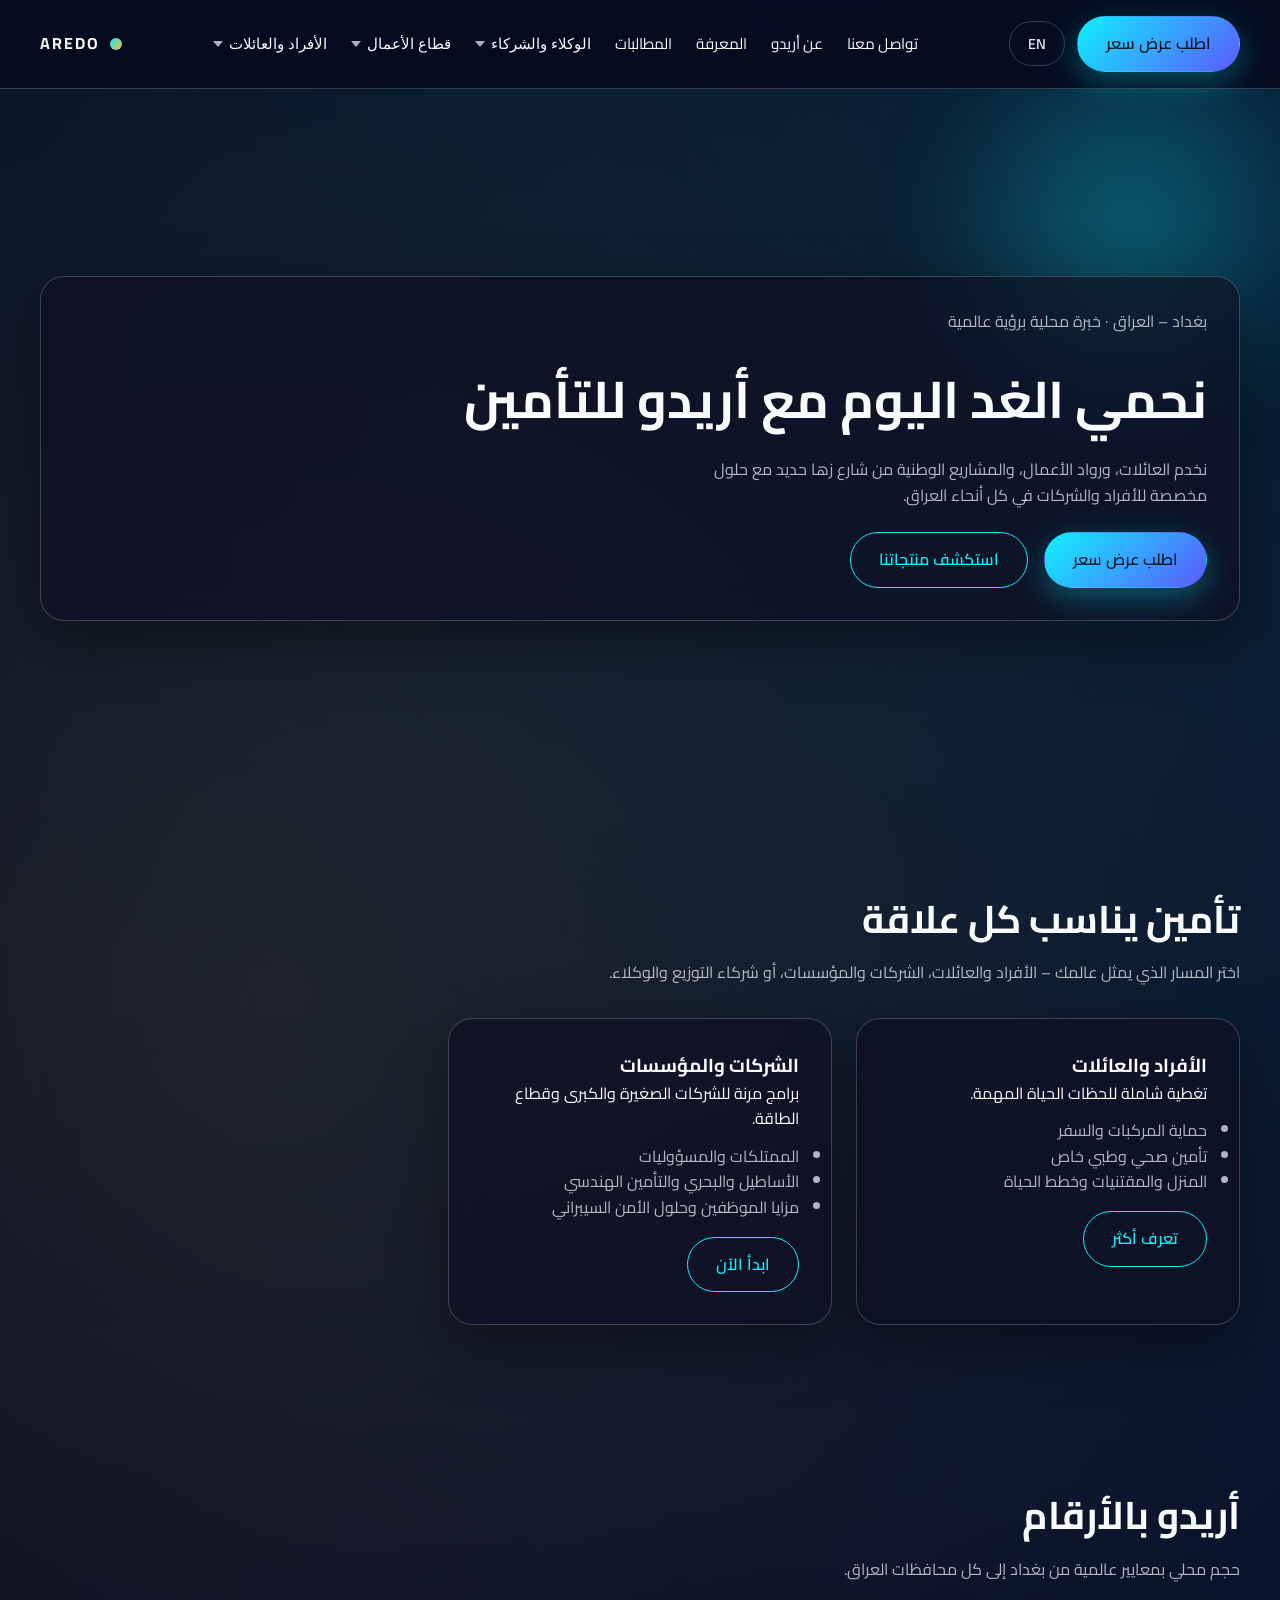
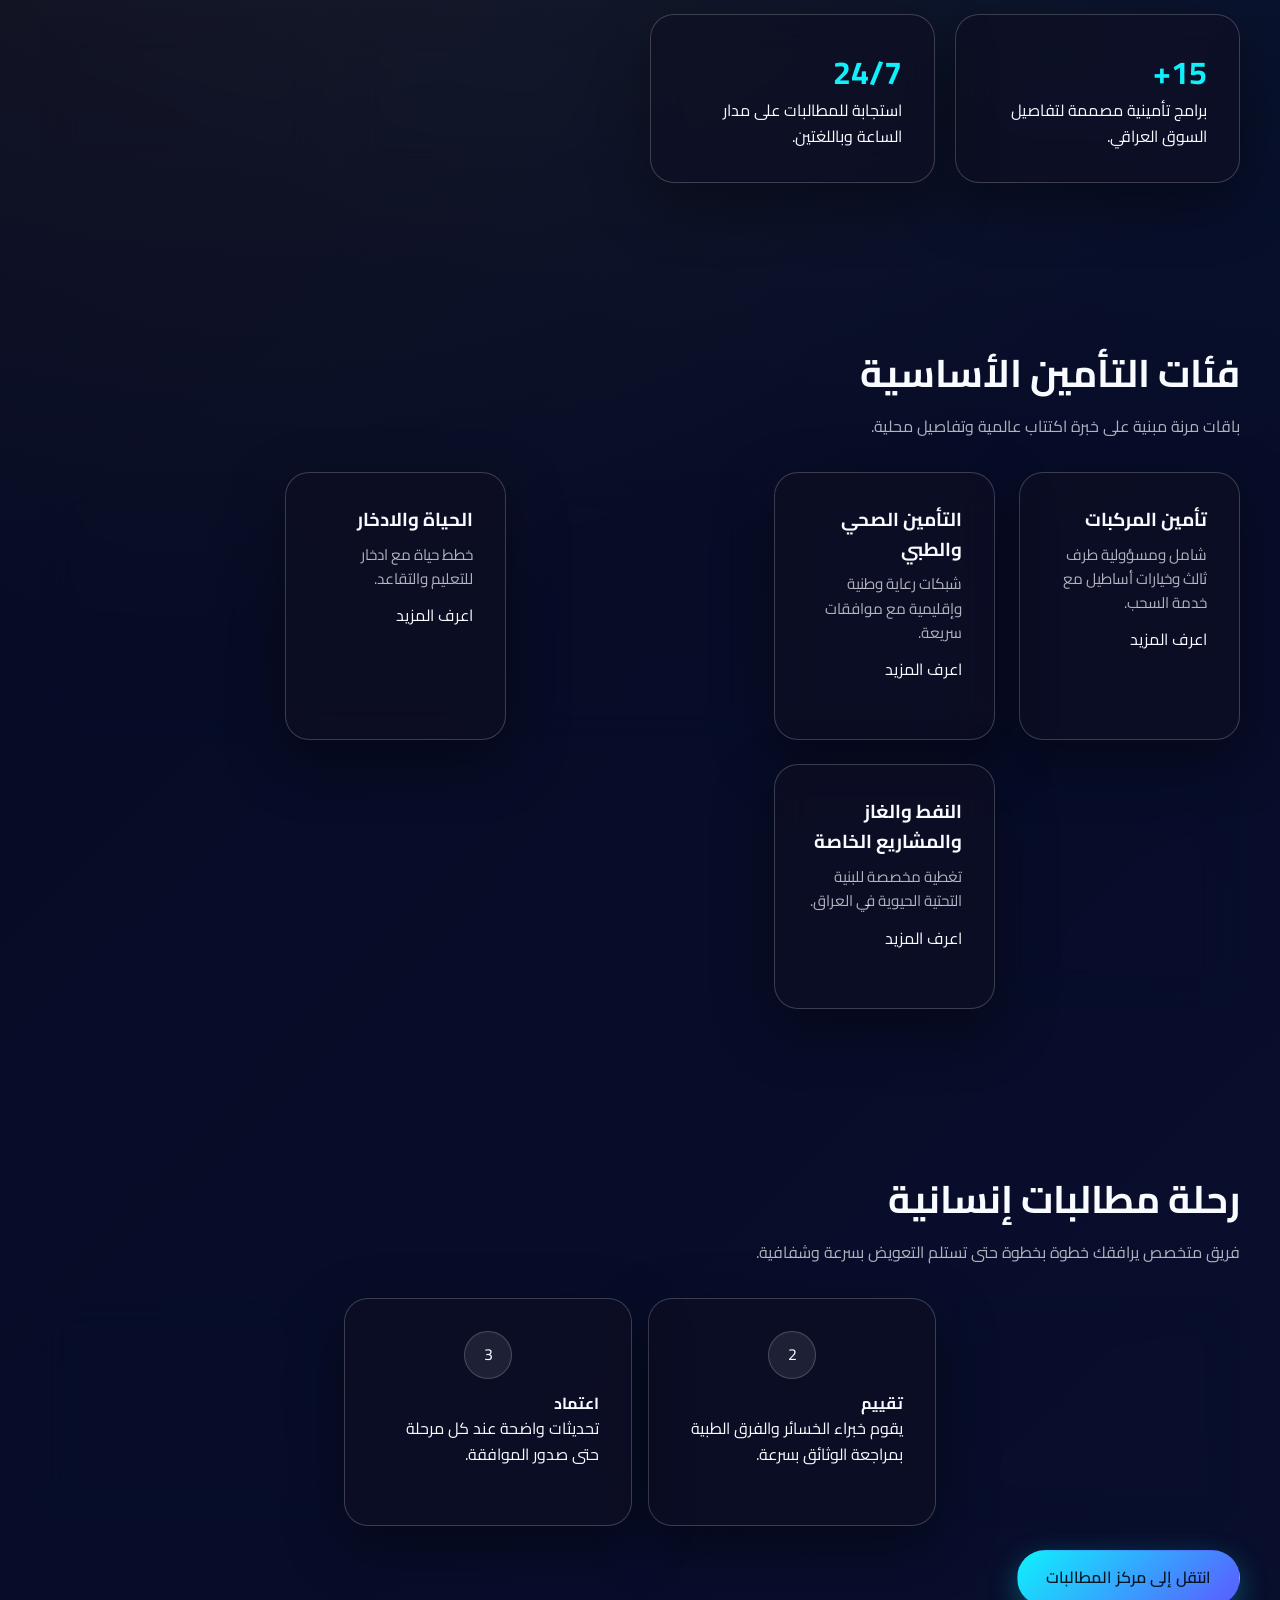
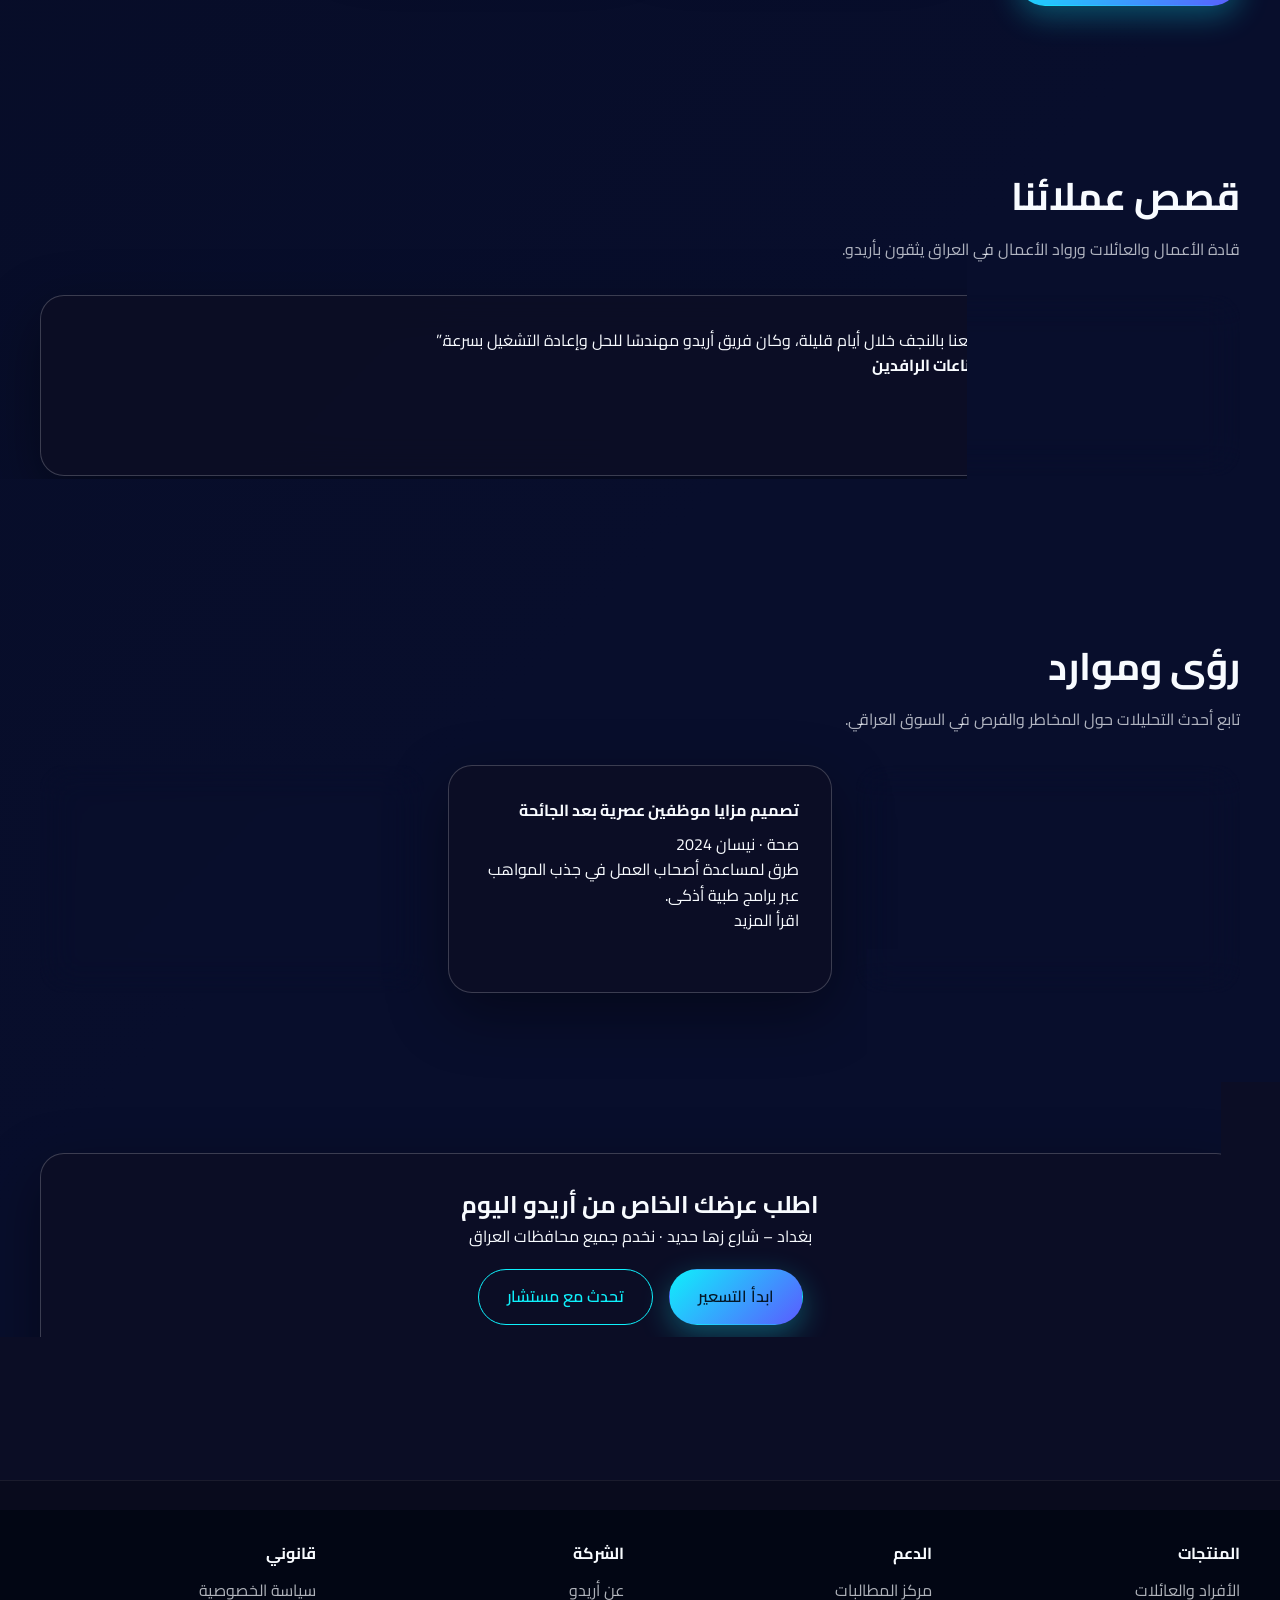
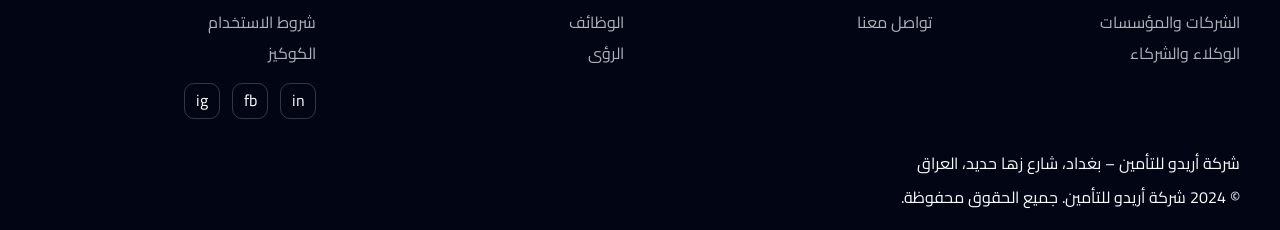
<file: index-ar.html>
<!DOCTYPE html>
<html lang="ar" dir="rtl">
<head>
  <meta charset="UTF-8" />
  <meta name="viewport" content="width=device-width, initial-scale=1.0" />
  <title>شركة أريدو للتأمين | حماية الغد اليوم</title>
  <meta name="description" content="أريدو للتأمين تقدم حلولاً متكاملة للأفراد والشركات من مقرها في شارع زها حديد في بغداد." />
  <meta property="og:title" content="أريدو للتأمين" />
  <meta property="og:description" content="حلول تأمينية شاملة للأفراد والشركات في العراق." />
  <link rel="preconnect" href="https://fonts.googleapis.com" />
  <link rel="preconnect" href="https://fonts.gstatic.com" crossorigin />
  <link href="https://fonts.googleapis.com/css2?family=Cairo:wght@400;600;700&family=Inter:wght@400;500;600;700&display=swap" rel="stylesheet" />
  <link rel="stylesheet" href="style.css" />
  <script defer src="script.js"></script>
</head>
<body>
  <header class="site-header">
    <div class="container nav-bar">
      <a href="index-ar.html" class="logo"><span></span>AREDO</a>
      <nav aria-label="التنقل الرئيسي">
        <ul>
          <li class="has-mega">
            <button type="button" aria-expanded="false">الأفراد والعائلات</button>
            <div class="mega-menu">
              <div class="mega-card">
                <h4>تأمين المركبات</h4>
                <p>حماية شاملة للسيارات مع خدمة المساعدة على الطريق ونطاق إقليمي.</p>
              </div>
              <div class="mega-card">
                <h4>الصحة والعلاج</h4>
                <p>شبكات طبية في بغداد والبصرة وأربيل مع دعم باللغتين.</p>
              </div>
              <div class="mega-card">
                <h4>المنازل والممتلكات</h4>
                <p>تغطية المباني والمحتويات والمقتنيات الثمينة حسب احتياجك.</p>
              </div>
              <div class="mega-card">
                <h4>الحياة والادخار</h4>
                <p>خطط تعليم وادخار طويلة الأجل تحمي العائلة.</p>
              </div>
            </div>
          </li>
          <li class="has-mega">
            <button type="button" aria-expanded="false">قطاع الأعمال</button>
            <div class="mega-menu">
              <div class="mega-card">
                <h4>حزم الشركات الصغيرة</h4>
                <p>تجميع للممتلكات والمسؤولية وتأمين الموظفين للشركات الناشئة.</p>
              </div>
              <div class="mega-card">
                <h4>المشاريع الكبرى</h4>
                <p>برامج مخصصة للنفط والغاز والإنشاءات والخدمات اللوجستية.</p>
              </div>
              <div class="mega-card">
                <h4>مزايا الموظفين</h4>
                <p>تأمين صحي وجماعي وسفر لفرق العمل.</p>
              </div>
              <div class="mega-card">
                <h4>السيبرانية والمسؤوليات</h4>
                <p>حماية البيانات والإدارة والسمعة الرقمية.</p>
              </div>
            </div>
          </li>
          <li class="has-mega">
            <button type="button" aria-expanded="false">الوكلاء والشركاء</button>
            <div class="mega-menu">
              <div class="mega-card">
                <h4>برامج الشراكة</h4>
                <p>عمولات تنافسية وأدوات تسويق ومساندة إقليمية.</p>
              </div>
              <div class="mega-card">
                <h4>أكاديمية التدريب</h4>
                <p>مسارات اعتماد للوكلاء الجدد وفرق التوزيع.</p>
              </div>
              <div class="mega-card">
                <h4>بوابة الوكلاء</h4>
                <p>منصة رقمية للاقتباس وإدارة الوثائق من أي مكان.</p>
              </div>
            </div>
          </li>
          <li><a href="claims.html">المطالبات</a></li>
          <li><a href="insights.html">المعرفة</a></li>
          <li><a href="about.html">عن أريدو</a></li>
          <li><a href="contact.html">تواصل معنا</a></li>
        </ul>
      </nav>
      <div class="nav-actions">
        <a href="index.html" class="lang-toggle" lang="en" hreflang="en">EN</a>
        <a href="contact.html" class="btn btn-primary">اطلب عرض سعر</a>
        <button class="menu-toggle" id="menuToggle" aria-label="قائمة الجوال"><span></span></button>
      </div>
    </div>
  </header>

  <div class="mobile-nav" id="mobileNav" aria-label="قائمة الجوال">
    <button class="has-sub">الأفراد والعائلات</button>
    <div class="listing-card">
      <a href="individuals.html">اكتشف حلول الأفراد</a>
    </div>
    <button class="has-sub">قطاع الأعمال</button>
    <div class="listing-card">
      <a href="businesses.html">حماية الشركات</a>
    </div>
    <button class="has-sub">الوكلاء والشركاء</button>
    <div class="listing-card">
      <a href="agents.html">انضم إلينا</a>
    </div>
    <a href="claims.html">المطالبات</a>
    <a href="insights.html">المعرفة</a>
    <a href="about.html">عن أريدو</a>
    <a href="contact.html">تواصل معنا</a>
    <a href="index.html" class="lang-toggle" lang="en" hreflang="en">EN</a>
    <a href="contact.html" class="btn btn-primary">اطلب عرض سعر</a>
  </div>

  <main>
    <section class="hero">
      <div class="container hero-content">
        <div class="glass-card">
          <p>بغداد – العراق · خبرة محلية برؤية عالمية</p>
          <h1>نحمي الغد اليوم مع أريدو للتأمين</h1>
          <p>نخدم العائلات، ورواد الأعمال، والمشاريع الوطنية من شارع زها حديد مع حلول مخصصة للأفراد والشركات في كل أنحاء العراق.</p>
          <div class="hero-cta">
            <a href="contact.html" class="btn btn-primary">اطلب عرض سعر</a>
            <a href="individuals.html" class="btn btn-secondary">استكشف منتجاتنا</a>
          </div>
        </div>
      </div>
    </section>

    <section>
      <div class="container">
        <div class="section-heading">
          <h2>تأمين يناسب كل علاقة</h2>
          <p>اختر المسار الذي يمثل عالمك – الأفراد والعائلات، الشركات والمؤسسات، أو شركاء التوزيع والوكلاء.</p>
        </div>
        <div class="segment-grid">
          <div class="glass-card segment-card">
            <h3>الأفراد والعائلات</h3>
            <p>تغطية شاملة للحظات الحياة المهمة.</p>
            <ul>
              <li>حماية المركبات والسفر</li>
              <li>تأمين صحي وطبي خاص</li>
              <li>المنزل والمقتنيات وخطط الحياة</li>
            </ul>
            <a href="individuals.html" class="btn btn-secondary" style="margin-top:16px;">تعرف أكثر</a>
          </div>
          <div class="glass-card segment-card">
            <h3>الشركات والمؤسسات</h3>
            <p>برامج مرنة للشركات الصغيرة والكبرى وقطاع الطاقة.</p>
            <ul>
              <li>الممتلكات والمسؤوليات</li>
              <li>الأساطيل والبحري والتأمين الهندسي</li>
              <li>مزايا الموظفين وحلول الأمن السيبراني</li>
            </ul>
            <a href="businesses.html" class="btn btn-secondary" style="margin-top:16px;">ابدأ الآن</a>
          </div>
          <div class="glass-card segment-card">
            <h3>الوكلاء والشركاء</h3>
            <p>نمُ أعمال الاستشارات لديك مع أدوات ودعم أريدو.</p>
            <ul>
              <li>بوابة رقمية متكاملة</li>
              <li>برامج تدريب وتسويق</li>
              <li>عمولات تنافسية</li>
            </ul>
            <a href="agents.html" class="btn btn-secondary" style="margin-top:16px;">انضم للشبكة</a>
          </div>
        </div>
      </div>
    </section>

    <section>
      <div class="container">
        <div class="section-heading">
          <h2>أريدو بالأرقام</h2>
          <p>حجم محلي بمعايير عالمية من بغداد إلى كل محافظات العراق.</p>
        </div>
        <div class="stats-grid">
          <div class="glass-card stat-card">
            <h3>15+</h3>
            <p>برامج تأمينية مصممة لتفاصيل السوق العراقي.</p>
          </div>
          <div class="glass-card stat-card">
            <h3>24/7</h3>
            <p>استجابة للمطالبات على مدار الساعة وباللغتين.</p>
          </div>
          <div class="glass-card stat-card">
            <h3>30</h3>
            <p>مستشفى وعيادة شريكة ضمن الشبكة الطبية.</p>
          </div>
          <div class="glass-card stat-card">
            <h3>12</h3>
            <p>مكتب ونقطة خدمة في أنحاء العراق.</p>
          </div>
        </div>
      </div>
    </section>

    <section>
      <div class="container">
        <div class="section-heading">
          <h2>فئات التأمين الأساسية</h2>
          <p>باقات مرنة مبنية على خبرة اكتتاب عالمية وتفاصيل محلية.</p>
        </div>
        <div class="product-grid">
          <div class="glass-card product-card">
            <h3>تأمين المركبات</h3>
            <p>شامل ومسؤولية طرف ثالث وخيارات أساطيل مع خدمة السحب.</p>
            <a href="individuals.html">اعرف المزيد</a>
          </div>
          <div class="glass-card product-card">
            <h3>التأمين الصحي والطبي</h3>
            <p>شبكات رعاية وطنية وإقليمية مع موافقات سريعة.</p>
            <a href="individuals.html">اعرف المزيد</a>
          </div>
          <div class="glass-card product-card">
            <h3>الممتلكات والمنازل</h3>
            <p>حماية للمنازل والمتاجر والمكاتب ضد الحريق والسرقة والمخاطر الطبيعية.</p>
            <a href="individuals.html">اعرف المزيد</a>
          </div>
          <div class="glass-card product-card">
            <h3>الحياة والادخار</h3>
            <p>خطط حياة مع ادخار للتعليم والتقاعد.</p>
            <a href="individuals.html">اعرف المزيد</a>
          </div>
          <div class="glass-card product-card">
            <h3>تأمين السفر</h3>
            <p>وثائق مطابقة لشنغن مع إخلاء طبي طارئ ودعم عالمي.</p>
            <a href="individuals.html">اعرف المزيد</a>
          </div>
          <div class="glass-card product-card">
            <h3>حزم الأعمال والشركات الصغيرة</h3>
            <p>وثيقة واحدة تشمل الممتلكات والمسؤولية ومزايا الموظفين.</p>
            <a href="businesses.html">اعرف المزيد</a>
          </div>
          <div class="glass-card product-card">
            <h3>النفط والغاز والمشاريع الخاصة</h3>
            <p>تغطية مخصصة للبنية التحتية الحيوية في العراق.</p>
            <a href="businesses.html">اعرف المزيد</a>
          </div>
        </div>
      </div>
    </section>

    <section>
      <div class="container">
        <div class="section-heading">
          <h2>رحلة مطالبات إنسانية</h2>
          <p>فريق متخصص يرافقك خطوة بخطوة حتى تستلم التعويض بسرعة وشفافية.</p>
        </div>
        <div class="timeline">
          <div class="glass-card timeline-step">
            <span>1</span>
            <h4>إبلاغ</h4>
            <p>تواصل معنا عبر الهاتف أو الواتساب أو البوابة الرقمية في أي وقت.</p>
          </div>
          <div class="glass-card timeline-step">
            <span>2</span>
            <h4>تقييم</h4>
            <p>يقوم خبراء الخسائر والفرق الطبية بمراجعة الوثائق بسرعة.</p>
          </div>
          <div class="glass-card timeline-step">
            <span>3</span>
            <h4>اعتماد</h4>
            <p>تحديثات واضحة عند كل مرحلة حتى صدور الموافقة.</p>
          </div>
          <div class="glass-card timeline-step">
            <span>4</span>
            <h4>تسوية</h4>
            <p>مدفوعات مباشرة أو إصلاحات من خلال شبكة شركائنا.</p>
          </div>
        </div>
        <div style="margin-top:24px;">
          <a href="claims.html" class="btn btn-primary">انتقل إلى مركز المطالبات</a>
        </div>
      </div>
    </section>

    <section>
      <div class="container">
        <div class="section-heading">
          <h2>قصص عملائنا</h2>
          <p>قادة الأعمال والعائلات ورواد الأعمال في العراق يثقون بأريدو.</p>
        </div>
        <div class="testimonial-slider glass-card">
          <div class="testimonial-card">
            <p>“تمت معالجة مطالبة الحريق في مصنعنا بالنجف خلال أيام قليلة، وكان فريق أريدو مهندسًا للحل وإعادة التشغيل بسرعة.”</p>
            <strong>ليلى حمدي · مديرة العمليات في صناعات الرافدين</strong>
          </div>
          <div class="testimonial-card">
            <p>“كعائلة شابة منحنا التأمين الصحي الوصول لأفضل أطباء الأطفال في بغداد مع موافقات فورية.”</p>
            <strong>خالد ونور · والدان لطفلين</strong>
          </div>
          <div class="testimonial-card">
            <p>“دعم الوسطاء والأدوات الرقمية سهّل إدارة أسطول الشركة والمطالبات اليومية.”</p>
            <strong>سامر عزيز · مدير الأسطول في دجلة لوجستكس</strong>
          </div>
          <div class="slider-controls">
            <button data-slider="prev">‹</button>
            <button data-slider="next">›</button>
          </div>
        </div>
      </div>
    </section>

    <section>
      <div class="container">
        <div class="section-heading">
          <h2>رؤى وموارد</h2>
          <p>تابع أحدث التحليلات حول المخاطر والفرص في السوق العراقي.</p>
        </div>
        <div class="insights-grid">
          <article class="glass-card insight-card" data-category="motor">
            <h4>ما الذي تعنيه تحديثات المرور لتأمين المركبات؟</h4>
            <p>مركبات · أيار 2024</p>
            <p>دليل للتغيرات في الأقساط ومتطلبات الفحص وكيفية حماية أسطولك.</p>
            <a href="insights.html">اقرأ المزيد</a>
          </article>
          <article class="glass-card insight-card" data-category="health">
            <h4>تصميم مزايا موظفين عصرية بعد الجائحة</h4>
            <p>صحة · نيسان 2024</p>
            <p>طرق لمساعدة أصحاب العمل في جذب المواهب عبر برامج طبية أذكى.</p>
            <a href="insights.html">اقرأ المزيد</a>
          </article>
          <article class="glass-card insight-card" data-category="business">
            <h4>دليل الصمود للشركات الصغيرة في بغداد</h4>
            <p>أعمال · آذار 2024</p>
            <p>خطوات لإدارة المخاطر لقطاعات التجزئة والخدمات واللوجستيات.</p>
            <a href="insights.html">اقرأ المزيد</a>
          </article>
        </div>
      </div>
    </section>

    <section>
      <div class="container">
        <div class="glass-card" style="text-align:center;">
          <h2>اطلب عرضك الخاص من أريدو اليوم</h2>
          <p>بغداد – شارع زها حديد · نخدم جميع محافظات العراق</p>
          <div class="hero-cta" style="justify-content:center;margin-top:20px;">
            <a href="contact.html" class="btn btn-primary">ابدأ التسعير</a>
            <a href="contact.html" class="btn btn-secondary">تحدث مع مستشار</a>
          </div>
          <p style="margin-top:16px;">شركة أريدو للتأمين · بغداد – شارع زها حديد، العراق</p>
        </div>
      </div>
    </section>
  </main>

  <footer>
    <div class="container">
      <div class="footer-grid">
        <div>
          <h4>المنتجات</h4>
          <ul>
            <li><a href="individuals.html">الأفراد والعائلات</a></li>
            <li><a href="businesses.html">الشركات والمؤسسات</a></li>
            <li><a href="agents.html">الوكلاء والشركاء</a></li>
          </ul>
        </div>
        <div>
          <h4>الدعم</h4>
          <ul>
            <li><a href="claims.html">مركز المطالبات</a></li>
            <li><a href="contact.html">تواصل معنا</a></li>
          </ul>
        </div>
        <div>
          <h4>الشركة</h4>
          <ul>
            <li><a href="about.html">عن أريدو</a></li>
            <li><a href="careers.html">الوظائف</a></li>
            <li><a href="insights.html">الرؤى</a></li>
          </ul>
        </div>
        <div>
          <h4>قانوني</h4>
          <ul>
            <li><a href="#">سياسة الخصوصية</a></li>
            <li><a href="#">شروط الاستخدام</a></li>
            <li><a href="#">الكوكيز</a></li>
          </ul>
          <div class="socials" style="margin-top:16px;">
            <a href="#">in</a>
            <a href="#">fb</a>
            <a href="#">ig</a>
          </div>
        </div>
      </div>
      <p>شركة أريدو للتأمين – بغداد، شارع زها حديد، العراق</p>
      <p style="margin-top:8px;">© <span id="year">2024</span> شركة أريدو للتأمين. جميع الحقوق محفوظة.</p>
    </div>
  </footer>
</body>
</html>
</file>
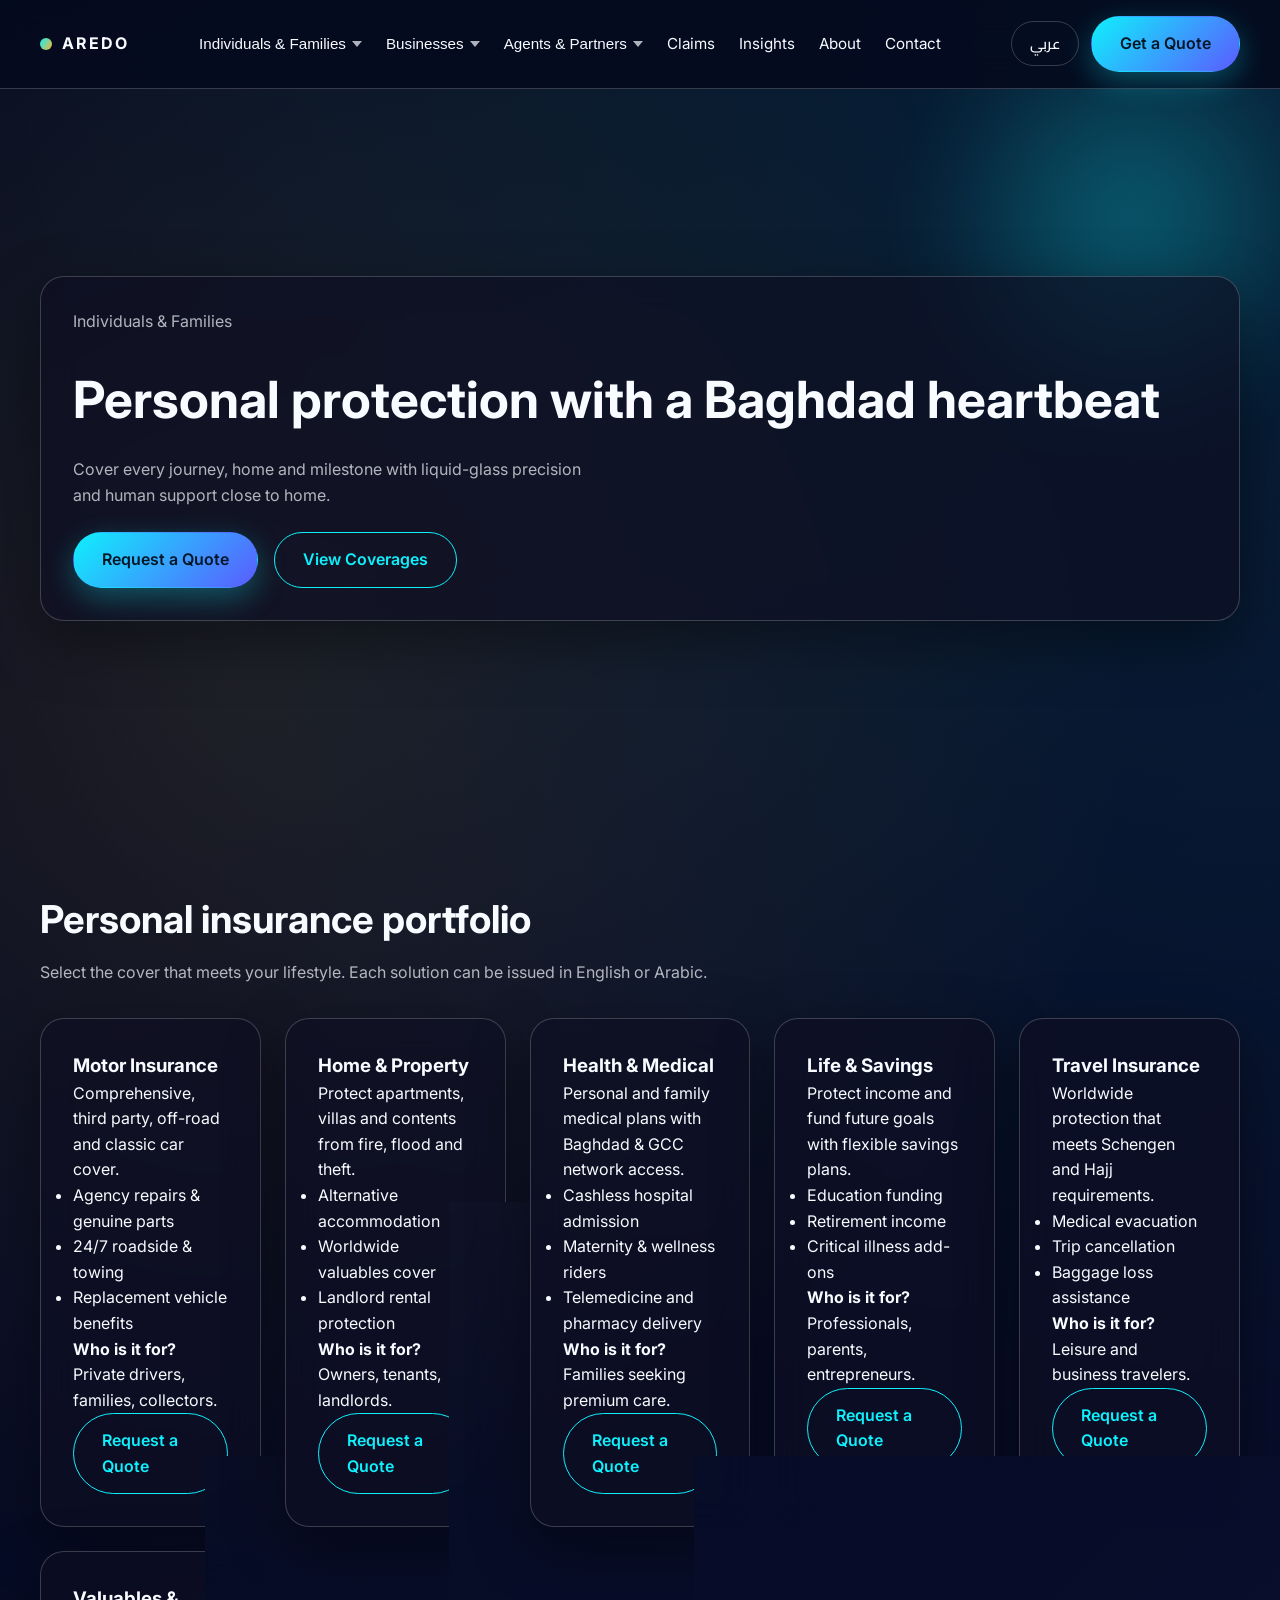
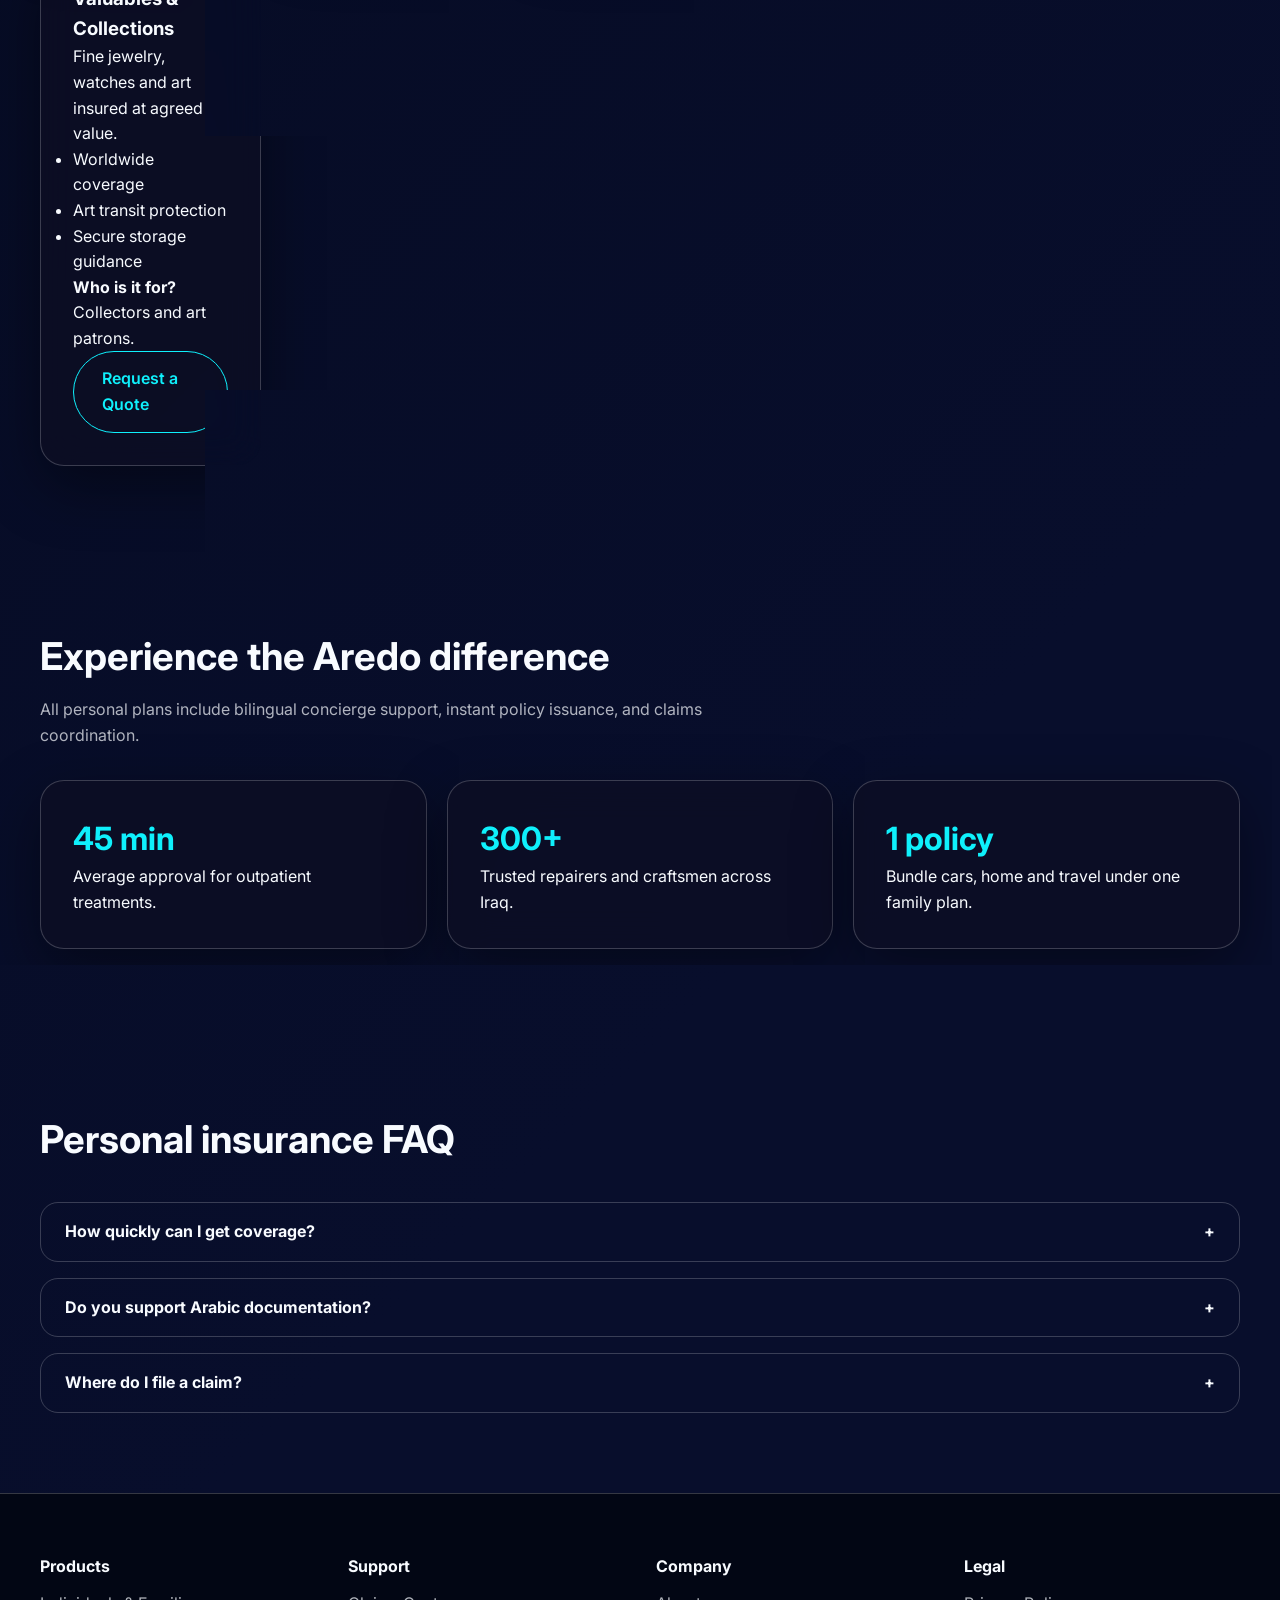
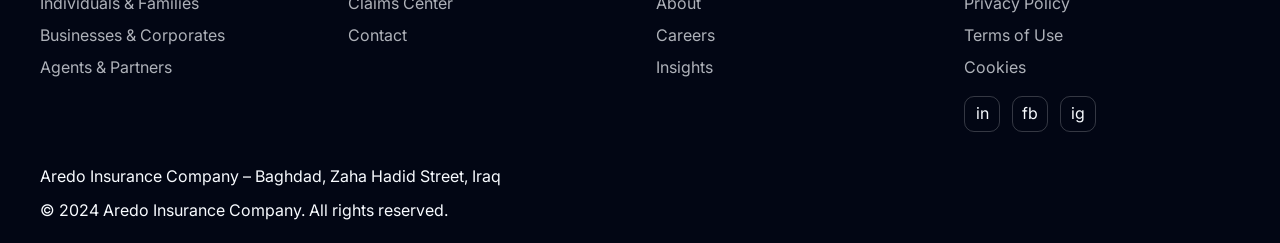
<file: individuals.html>
<!DOCTYPE html>
<html lang="en">
<head>
  <meta charset="UTF-8" />
  <meta name="viewport" content="width=device-width, initial-scale=1.0" />
  <title>Individuals & Families | Aredo Insurance Iraq</title>
  <meta name="description" content="Motor, health, property and life insurance for individuals and families in Baghdad and across Iraq." />
  <meta property="og:title" content="Aredo Individuals & Families" />
  <meta property="og:description" content="Comprehensive cover for your car, home, health and travels." />
  <link rel="preconnect" href="https://fonts.googleapis.com" />
  <link rel="preconnect" href="https://fonts.gstatic.com" crossorigin />
  <link href="https://fonts.googleapis.com/css2?family=Cairo:wght@400;600;700&family=Inter:wght@400;500;600;700&display=swap" rel="stylesheet" />
  <link rel="stylesheet" href="style.css" />
  <script defer src="script.js"></script>
</head>
<body>
  <header class="site-header">
    <div class="container nav-bar">
      <a href="index.html" class="logo"><span></span>AREDO</a>
      <nav aria-label="Primary">
        <ul>
          <li class="has-mega">
            <button type="button" aria-expanded="false">Individuals & Families</button>
            <div class="mega-menu">
              <div class="mega-card">
                <h4>Motor Insurance</h4>
                <p>Comprehensive protection for vehicles, roadside and cross-border cover.</p>
              </div>
              <div class="mega-card">
                <h4>Health & Medical</h4>
                <p>Private medical access with regional provider networks.</p>
              </div>
              <div class="mega-card">
                <h4>Home & Property</h4>
                <p>Building, contents and valuables cover built for Iraq homes.</p>
              </div>
              <div class="mega-card">
                <h4>Life & Savings</h4>
                <p>Secure futures with education and savings plans.</p>
              </div>
            </div>
          </li>
          <li class="has-mega">
            <button type="button" aria-expanded="false">Businesses</button>
            <div class="mega-menu">
              <div class="mega-card">
                <h4>SME Packages</h4>
                <p>Bundle of property, liability and employee cover.</p>
              </div>
              <div class="mega-card">
                <h4>Corporate Risk</h4>
                <p>Structured programs for oil, gas, construction and logistics.</p>
              </div>
              <div class="mega-card">
                <h4>Employee Benefits</h4>
                <p>Group health, life, accident and travel for your teams.</p>
              </div>
              <div class="mega-card">
                <h4>Cyber & Liability</h4>
                <p>Protect your data, directors and brand reputation.</p>
              </div>
            </div>
          </li>
          <li class="has-mega">
            <button type="button" aria-expanded="false">Agents & Partners</button>
            <div class="mega-menu">
              <div class="mega-card">
                <h4>Partner Programs</h4>
                <p>Tiered commissions, digital tools and marketing support.</p>
              </div>
              <div class="mega-card">
                <h4>Training Academy</h4>
                <p>Certification pathways for new and experienced agents.</p>
              </div>
              <div class="mega-card">
                <h4>Portal Access</h4>
                <p>Quote, bind and service clients in one secure platform.</p>
              </div>
            </div>
          </li>
          <li><a href="claims.html">Claims</a></li>
          <li><a href="insights.html">Insights</a></li>
          <li><a href="about.html">About</a></li>
          <li><a href="contact.html">Contact</a></li>
        </ul>
      </nav>
      <div class="nav-actions">
        <a href="index-ar.html" class="lang-toggle" lang="ar" hreflang="ar">عربي</a>
        <a href="contact.html" class="btn btn-primary">Get a Quote</a>
        <button class="menu-toggle" id="menuToggle" aria-label="Toggle navigation"><span></span></button>
      </div>
    </div>
  </header>

  <div class="mobile-nav" id="mobileNav" aria-label="Mobile navigation">
    <button class="has-sub">Individuals & Families</button>
    <div class="listing-card">
      <a href="individuals.html">Personal solutions overview</a>
    </div>
    <button class="has-sub">Businesses</button>
    <div class="listing-card">
      <a href="businesses.html">Corporate coverage</a>
    </div>
    <button class="has-sub">Agents & Partners</button>
    <div class="listing-card">
      <a href="agents.html">Partner with us</a>
    </div>
    <a href="claims.html">Claims</a>
    <a href="insights.html">Insights</a>
    <a href="about.html">About</a>
    <a href="contact.html">Contact</a>
    <a href="index-ar.html" class="lang-toggle" lang="ar" hreflang="ar">عربي</a>
    <a href="contact.html" class="btn btn-primary">Get a Quote</a>
  </div>

  <main>
    <section class="hero">
      <div class="container hero-content">
        <div class="glass-card">
          <p>Individuals & Families</p>
          <h1>Personal protection with a Baghdad heartbeat</h1>
          <p>Cover every journey, home and milestone with liquid-glass precision and human support close to home.</p>
          <div class="hero-cta">
            <a href="contact.html" class="btn btn-primary">Request a Quote</a>
            <a href="#products" class="btn btn-secondary">View Coverages</a>
          </div>
        </div>
      </div>
    </section>

    <section id="products">
      <div class="container">
        <div class="section-heading">
          <h2>Personal insurance portfolio</h2>
          <p>Select the cover that meets your lifestyle. Each solution can be issued in English or Arabic.</p>
        </div>
        <div class="product-grid">
          <div class="glass-card">
            <h3>Motor Insurance</h3>
            <p>Comprehensive, third party, off-road and classic car cover.</p>
            <ul>
              <li>Agency repairs & genuine parts</li>
              <li>24/7 roadside & towing</li>
              <li>Replacement vehicle benefits</li>
            </ul>
            <p><strong>Who is it for?</strong> Private drivers, families, collectors.</p>
            <a href="contact.html" class="btn btn-secondary">Request a Quote</a>
          </div>
          <div class="glass-card">
            <h3>Home & Property</h3>
            <p>Protect apartments, villas and contents from fire, flood and theft.</p>
            <ul>
              <li>Alternative accommodation</li>
              <li>Worldwide valuables cover</li>
              <li>Landlord rental protection</li>
            </ul>
            <p><strong>Who is it for?</strong> Owners, tenants, landlords.</p>
            <a href="contact.html" class="btn btn-secondary">Request a Quote</a>
          </div>
          <div class="glass-card">
            <h3>Health & Medical</h3>
            <p>Personal and family medical plans with Baghdad & GCC network access.</p>
            <ul>
              <li>Cashless hospital admission</li>
              <li>Maternity & wellness riders</li>
              <li>Telemedicine and pharmacy delivery</li>
            </ul>
            <p><strong>Who is it for?</strong> Families seeking premium care.</p>
            <a href="contact.html" class="btn btn-secondary">Request a Quote</a>
          </div>
          <div class="glass-card">
            <h3>Life & Savings</h3>
            <p>Protect income and fund future goals with flexible savings plans.</p>
            <ul>
              <li>Education funding</li>
              <li>Retirement income</li>
              <li>Critical illness add-ons</li>
            </ul>
            <p><strong>Who is it for?</strong> Professionals, parents, entrepreneurs.</p>
            <a href="contact.html" class="btn btn-secondary">Request a Quote</a>
          </div>
          <div class="glass-card">
            <h3>Travel Insurance</h3>
            <p>Worldwide protection that meets Schengen and Hajj requirements.</p>
            <ul>
              <li>Medical evacuation</li>
              <li>Trip cancellation</li>
              <li>Baggage loss assistance</li>
            </ul>
            <p><strong>Who is it for?</strong> Leisure and business travelers.</p>
            <a href="contact.html" class="btn btn-secondary">Request a Quote</a>
          </div>
          <div class="glass-card">
            <h3>Valuables & Collections</h3>
            <p>Fine jewelry, watches and art insured at agreed value.</p>
            <ul>
              <li>Worldwide coverage</li>
              <li>Art transit protection</li>
              <li>Secure storage guidance</li>
            </ul>
            <p><strong>Who is it for?</strong> Collectors and art patrons.</p>
            <a href="contact.html" class="btn btn-secondary">Request a Quote</a>
          </div>
        </div>
      </div>
    </section>

    <section>
      <div class="container">
        <div class="section-heading">
          <h2>Experience the Aredo difference</h2>
          <p>All personal plans include bilingual concierge support, instant policy issuance, and claims coordination.</p>
        </div>
        <div class="stats-grid">
          <div class="glass-card stat-card"><h3>45 min</h3><p>Average approval for outpatient treatments.</p></div>
          <div class="glass-card stat-card"><h3>300+</h3><p>Trusted repairers and craftsmen across Iraq.</p></div>
          <div class="glass-card stat-card"><h3>1 policy</h3><p>Bundle cars, home and travel under one family plan.</p></div>
        </div>
      </div>
    </section>

    <section>
      <div class="container">
        <div class="section-heading">
          <h2>Personal insurance FAQ</h2>
        </div>
        <div class="faq">
          <div class="faq-item">
            <h4>How quickly can I get coverage?<span>+</span></h4>
            <div class="faq-content"><p>Motor and travel policies can be issued instantly once documents are uploaded. Health and life plans typically activate within 48 hours after underwriting.</p></div>
          </div>
          <div class="faq-item">
            <h4>Do you support Arabic documentation?<span>+</span></h4>
            <div class="faq-content"><p>Yes, all proposals, invoices and policy schedules can be issued in Arabic or English, ensuring compliance with Iraqi regulators.</p></div>
          </div>
          <div class="faq-item">
            <h4>Where do I file a claim?<span>+</span></h4>
            <div class="faq-content"><p>Use the 24/7 hotline or WhatsApp shared in your policy pack, or visit the Claims Center page for full guidance.</p></div>
          </div>
        </div>
      </div>
    </section>
  </main>

  <footer>
    <div class="container">
      <div class="footer-grid">
        <div>
          <h4>Products</h4>
          <ul>
            <li><a href="individuals.html">Individuals & Families</a></li>
            <li><a href="businesses.html">Businesses & Corporates</a></li>
            <li><a href="agents.html">Agents & Partners</a></li>
          </ul>
        </div>
        <div>
          <h4>Support</h4>
          <ul>
            <li><a href="claims.html">Claims Center</a></li>
            <li><a href="contact.html">Contact</a></li>
          </ul>
        </div>
        <div>
          <h4>Company</h4>
          <ul>
            <li><a href="about.html">About</a></li>
            <li><a href="careers.html">Careers</a></li>
            <li><a href="insights.html">Insights</a></li>
          </ul>
        </div>
        <div>
          <h4>Legal</h4>
          <ul>
            <li><a href="#">Privacy Policy</a></li>
            <li><a href="#">Terms of Use</a></li>
            <li><a href="#">Cookies</a></li>
          </ul>
          <div class="socials" style="margin-top:16px;">
            <a href="#">in</a>
            <a href="#">fb</a>
            <a href="#">ig</a>
          </div>
        </div>
      </div>
      <p>Aredo Insurance Company – Baghdad, Zaha Hadid Street, Iraq</p>
      <p style="margin-top:8px;">© 2024 Aredo Insurance Company. All rights reserved.</p>
    </div>
  </footer>
</body>
</html>
</file>
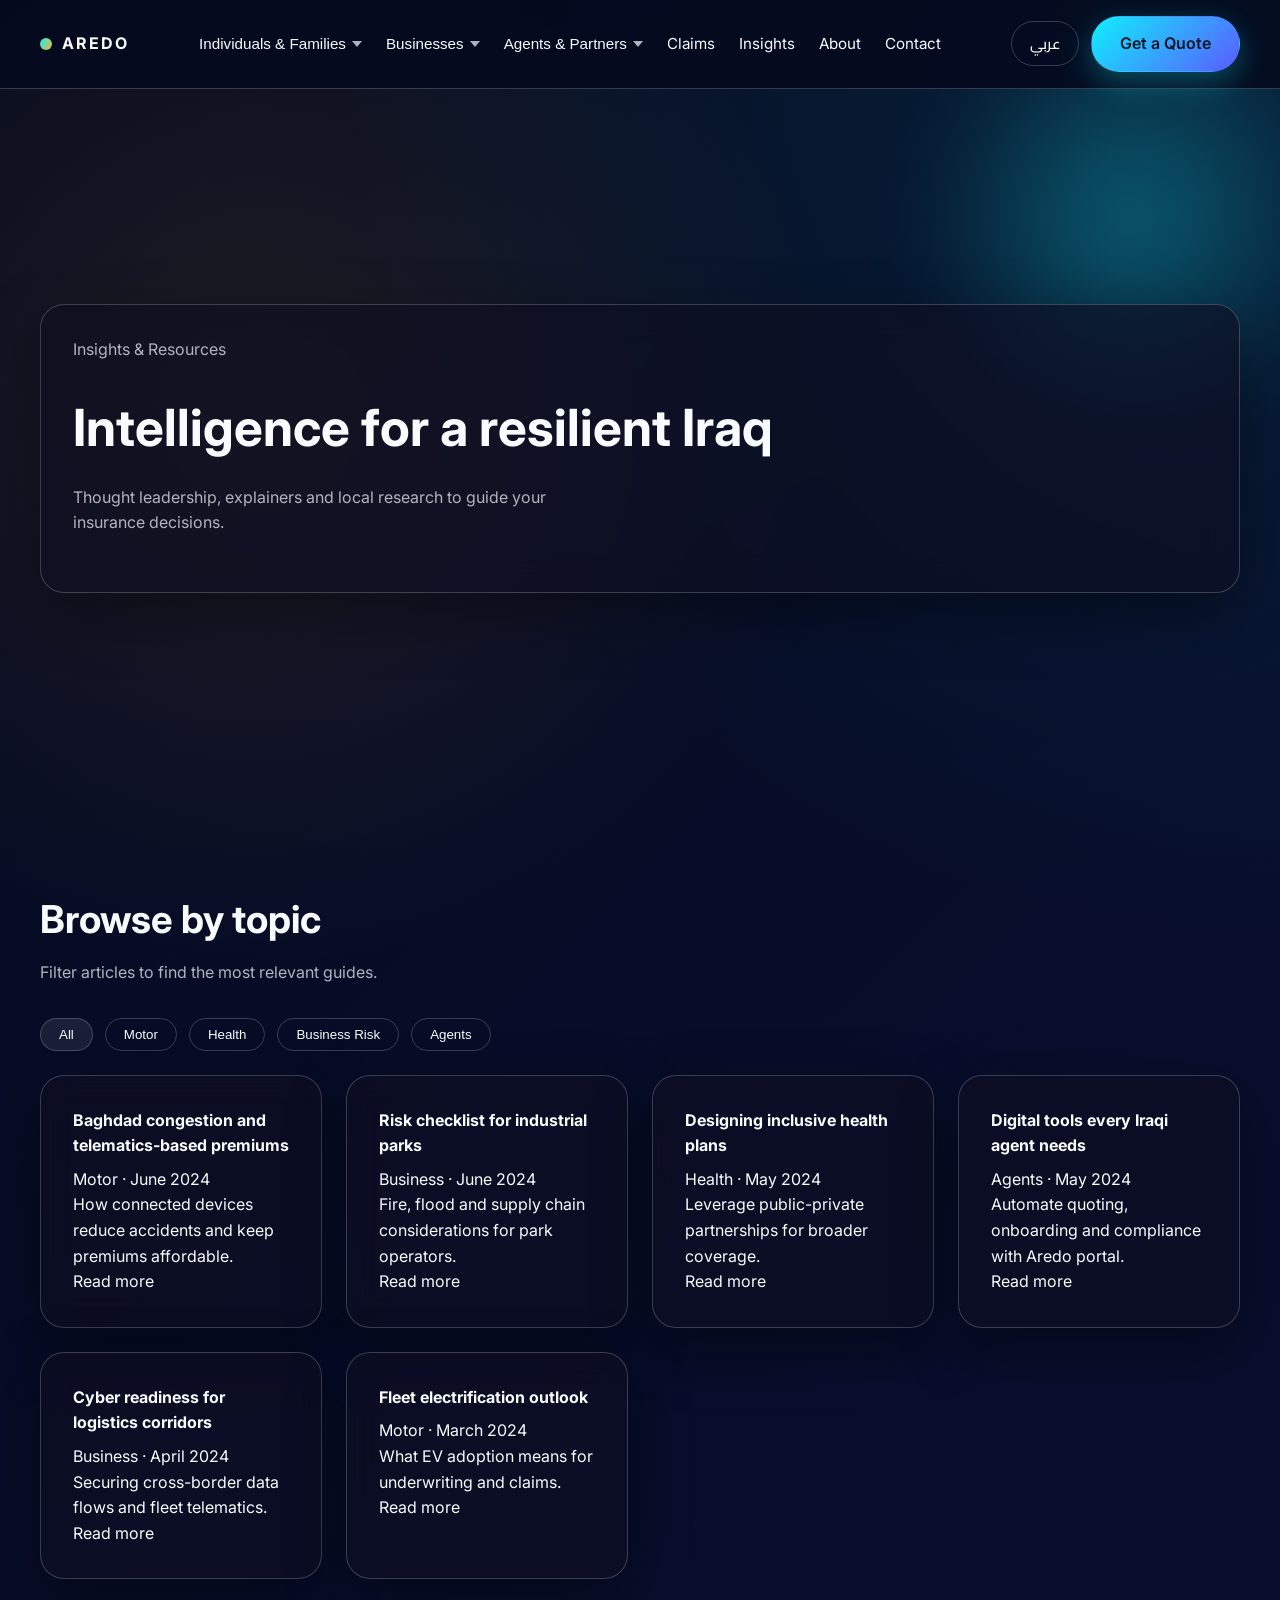
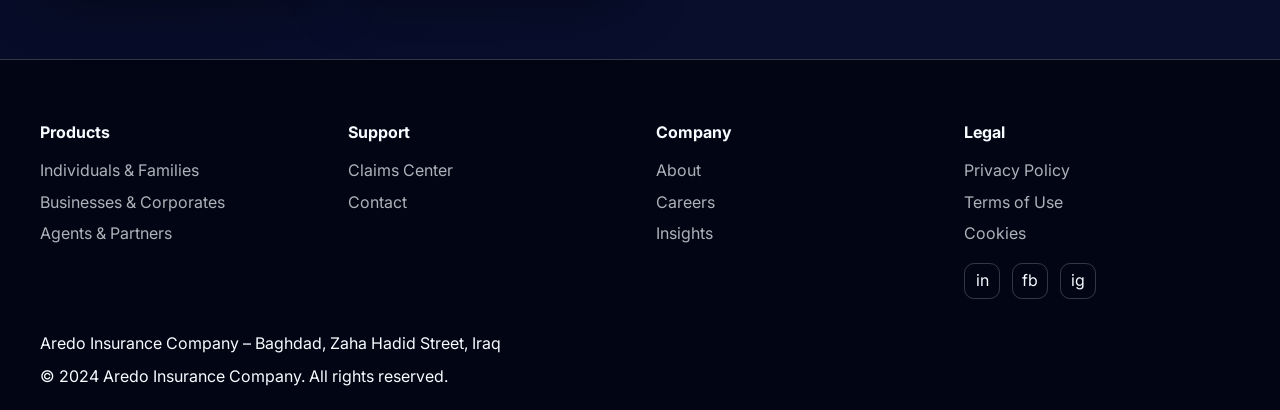
<file: insights.html>
<!DOCTYPE html>
<html lang="en">
<head>
  <meta charset="UTF-8" />
  <meta name="viewport" content="width=device-width, initial-scale=1.0" />
  <title>Insights & Resources | Aredo Insurance</title>
  <meta name="description" content="Read the latest insights on risk, insurance and resilience in Iraq." />
  <meta property="og:title" content="Aredo Insights" />
  <meta property="og:description" content="Guides for individuals, businesses and partners." />
  <link rel="preconnect" href="https://fonts.googleapis.com" />
  <link rel="preconnect" href="https://fonts.gstatic.com" crossorigin />
  <link href="https://fonts.googleapis.com/css2?family=Cairo:wght@400;600;700&family=Inter:wght@400;500;600;700&display=swap" rel="stylesheet" />
  <link rel="stylesheet" href="style.css" />
  <script defer src="script.js"></script>
</head>
<body>
  <header class="site-header">
    <div class="container nav-bar">
      <a href="index.html" class="logo"><span></span>AREDO</a>
      <nav aria-label="Primary">
        <ul>
          <li class="has-mega">
            <button type="button" aria-expanded="false">Individuals & Families</button>
            <div class="mega-menu">
              <div class="mega-card">
                <h4>Motor Insurance</h4>
                <p>Comprehensive protection for vehicles, roadside and cross-border cover.</p>
              </div>
              <div class="mega-card">
                <h4>Health & Medical</h4>
                <p>Private medical access with regional provider networks.</p>
              </div>
              <div class="mega-card">
                <h4>Home & Property</h4>
                <p>Building, contents and valuables cover built for Iraq homes.</p>
              </div>
              <div class="mega-card">
                <h4>Life & Savings</h4>
                <p>Secure futures with education and savings plans.</p>
              </div>
            </div>
          </li>
          <li class="has-mega">
            <button type="button" aria-expanded="false">Businesses</button>
            <div class="mega-menu">
              <div class="mega-card">
                <h4>SME Packages</h4>
                <p>Bundle of property, liability and employee cover.</p>
              </div>
              <div class="mega-card">
                <h4>Corporate Risk</h4>
                <p>Structured programs for oil, gas, construction and logistics.</p>
              </div>
              <div class="mega-card">
                <h4>Employee Benefits</h4>
                <p>Group health, life, accident and travel for your teams.</p>
              </div>
              <div class="mega-card">
                <h4>Cyber & Liability</h4>
                <p>Protect your data, directors and brand reputation.</p>
              </div>
            </div>
          </li>
          <li class="has-mega">
            <button type="button" aria-expanded="false">Agents & Partners</button>
            <div class="mega-menu">
              <div class="mega-card">
                <h4>Partner Programs</h4>
                <p>Tiered commissions, digital tools and marketing support.</p>
              </div>
              <div class="mega-card">
                <h4>Training Academy</h4>
                <p>Certification pathways for new and experienced agents.</p>
              </div>
              <div class="mega-card">
                <h4>Portal Access</h4>
                <p>Quote, bind and service clients in one secure platform.</p>
              </div>
            </div>
          </li>
          <li><a href="claims.html">Claims</a></li>
          <li><a href="insights.html">Insights</a></li>
          <li><a href="about.html">About</a></li>
          <li><a href="contact.html">Contact</a></li>
        </ul>
      </nav>
      <div class="nav-actions">
        <a href="index-ar.html" class="lang-toggle" lang="ar" hreflang="ar">عربي</a>
        <a href="contact.html" class="btn btn-primary">Get a Quote</a>
        <button class="menu-toggle" id="menuToggle" aria-label="Toggle navigation"><span></span></button>
      </div>
    </div>
  </header>

  <div class="mobile-nav" id="mobileNav" aria-label="Mobile navigation">
    <button class="has-sub">Individuals & Families</button>
    <div class="listing-card">
      <a href="individuals.html">Personal solutions overview</a>
    </div>
    <button class="has-sub">Businesses</button>
    <div class="listing-card">
      <a href="businesses.html">Corporate coverage</a>
    </div>
    <button class="has-sub">Agents & Partners</button>
    <div class="listing-card">
      <a href="agents.html">Partner with us</a>
    </div>
    <a href="claims.html">Claims</a>
    <a href="insights.html">Insights</a>
    <a href="about.html">About</a>
    <a href="contact.html">Contact</a>
    <a href="index-ar.html" class="lang-toggle" lang="ar" hreflang="ar">عربي</a>
    <a href="contact.html" class="btn btn-primary">Get a Quote</a>
  </div>

  <main>
    <section class="hero">
      <div class="container hero-content">
        <div class="glass-card">
          <p>Insights & Resources</p>
          <h1>Intelligence for a resilient Iraq</h1>
          <p>Thought leadership, explainers and local research to guide your insurance decisions.</p>
        </div>
      </div>
    </section>

    <section>
      <div class="container">
        <div class="section-heading">
          <h2>Browse by topic</h2>
          <p>Filter articles to find the most relevant guides.</p>
        </div>
        <div class="filters">
          <button class="active" data-filter="all">All</button>
          <button data-filter="motor">Motor</button>
          <button data-filter="health">Health</button>
          <button data-filter="business">Business Risk</button>
          <button data-filter="agents">Agents</button>
        </div>
        <div class="insights-grid">
          <article class="glass-card insight-card" data-category="motor">
            <h4>Baghdad congestion and telematics-based premiums</h4>
            <p class="meta">Motor · June 2024</p>
            <p>How connected devices reduce accidents and keep premiums affordable.</p>
            <a href="#">Read more</a>
          </article>
          <article class="glass-card insight-card" data-category="business">
            <h4>Risk checklist for industrial parks</h4>
            <p class="meta">Business · June 2024</p>
            <p>Fire, flood and supply chain considerations for park operators.</p>
            <a href="#">Read more</a>
          </article>
          <article class="glass-card insight-card" data-category="health">
            <h4>Designing inclusive health plans</h4>
            <p class="meta">Health · May 2024</p>
            <p>Leverage public-private partnerships for broader coverage.</p>
            <a href="#">Read more</a>
          </article>
          <article class="glass-card insight-card" data-category="agents">
            <h4>Digital tools every Iraqi agent needs</h4>
            <p class="meta">Agents · May 2024</p>
            <p>Automate quoting, onboarding and compliance with Aredo portal.</p>
            <a href="#">Read more</a>
          </article>
          <article class="glass-card insight-card" data-category="business">
            <h4>Cyber readiness for logistics corridors</h4>
            <p class="meta">Business · April 2024</p>
            <p>Securing cross-border data flows and fleet telematics.</p>
            <a href="#">Read more</a>
          </article>
          <article class="glass-card insight-card" data-category="motor">
            <h4>Fleet electrification outlook</h4>
            <p class="meta">Motor · March 2024</p>
            <p>What EV adoption means for underwriting and claims.</p>
            <a href="#">Read more</a>
          </article>
        </div>
      </div>
    </section>
  </main>

  <footer>
    <div class="container">
      <div class="footer-grid">
        <div>
          <h4>Products</h4>
          <ul>
            <li><a href="individuals.html">Individuals & Families</a></li>
            <li><a href="businesses.html">Businesses & Corporates</a></li>
            <li><a href="agents.html">Agents & Partners</a></li>
          </ul>
        </div>
        <div>
          <h4>Support</h4>
          <ul>
            <li><a href="claims.html">Claims Center</a></li>
            <li><a href="contact.html">Contact</a></li>
          </ul>
        </div>
        <div>
          <h4>Company</h4>
          <ul>
            <li><a href="about.html">About</a></li>
            <li><a href="careers.html">Careers</a></li>
            <li><a href="insights.html">Insights</a></li>
          </ul>
        </div>
        <div>
          <h4>Legal</h4>
          <ul>
            <li><a href="#">Privacy Policy</a></li>
            <li><a href="#">Terms of Use</a></li>
            <li><a href="#">Cookies</a></li>
          </ul>
          <div class="socials" style="margin-top:16px;">
            <a href="#">in</a>
            <a href="#">fb</a>
            <a href="#">ig</a>
          </div>
        </div>
      </div>
      <p>Aredo Insurance Company – Baghdad, Zaha Hadid Street, Iraq</p>
      <p style="margin-top:8px;">© 2024 Aredo Insurance Company. All rights reserved.</p>
    </div>
  </footer>
</body>
</html>
</file>
<file: style.css>
/* Global Styles */
:root {
  --color-bg: #050a1f;
  --color-bg-secondary: #0c1233;
  --color-primary: #0ff0fc;
  --color-primary-soft: rgba(15, 240, 252, 0.2);
  --color-accent: #f7b733;
  --color-text: #f8fbff;
  --color-muted: rgba(248, 251, 255, 0.7);
  --glass-bg: rgba(15, 15, 35, 0.65);
  --border-glow: rgba(255, 255, 255, 0.2);
  --transition-base: 0.3s ease;
  --max-width: 1200px;
  font-size: 16px;
}

* {
  margin: 0;
  padding: 0;
  box-sizing: border-box;
}

body {
  font-family: 'Inter', 'Cairo', sans-serif;
  background: radial-gradient(circle at top right, rgba(15, 240, 252, 0.1), transparent 40%),
    radial-gradient(circle at 20% 20%, rgba(247, 183, 51, 0.1), transparent 30%),
    linear-gradient(135deg, var(--color-bg), #080e2c 70%);
  color: var(--color-text);
  min-height: 100vh;
  line-height: 1.6;
  -webkit-font-smoothing: antialiased;
}

html[dir="rtl"] body {
  direction: rtl;
  text-align: right;
  font-family: 'Cairo', 'Inter', sans-serif;
}

html[dir="rtl"] .nav-bar,
html[dir="rtl"] nav ul,
html[dir="rtl"] .nav-actions {
  flex-direction: row-reverse;
}

html[dir="rtl"] nav ul {
  justify-content: flex-end;
}

html[dir="rtl"] .hero-content,
html[dir="rtl"] .section-heading,
html[dir="rtl"] .glass-card,
html[dir="rtl"] .segment-card,
html[dir="rtl"] .stat-card {
  text-align: right;
}

img {
  max-width: 100%;
  height: auto;
  display: block;
}

a {
  color: inherit;
  text-decoration: none;
}

.container {
  width: min(100% - 32px, var(--max-width));
  margin: 0 auto;
}

section {
  padding: 80px 0;
}

.glass-card {
  background: var(--glass-bg);
  border: 1px solid var(--border-glow);
  border-radius: 24px;
  padding: 32px;
  backdrop-filter: blur(18px);
  box-shadow: 0 20px 60px rgba(0, 0, 0, 0.4);
}

.btn {
  display: inline-flex;
  align-items: center;
  justify-content: center;
  padding: 14px 28px;
  border-radius: 999px;
  border: 1px solid transparent;
  font-weight: 600;
  transition: var(--transition-base);
  cursor: pointer;
}

.btn-primary {
  background: linear-gradient(135deg, var(--color-primary), #5b5bff);
  color: #041727;
  box-shadow: 0 10px 30px rgba(15, 240, 252, 0.3);
}

.btn-primary:hover {
  transform: translateY(-2px);
}

.btn-secondary {
  border-color: var(--color-primary);
  color: var(--color-primary);
}

.btn-secondary:hover {
  background: var(--color-primary-soft);
}

/* Header */
.site-header {
  position: sticky;
  top: 0;
  z-index: 999;
  background: rgba(5, 10, 31, 0.9);
  backdrop-filter: blur(16px);
  border-bottom: 1px solid var(--border-glow);
}

.nav-bar {
  display: flex;
  align-items: center;
  justify-content: space-between;
  padding: 16px 0;
}

.logo {
  font-weight: 700;
  letter-spacing: 2px;
  display: flex;
  align-items: center;
  gap: 10px;
}

.logo span {
  width: 12px;
  height: 12px;
  border-radius: 50%;
  background: linear-gradient(120deg, var(--color-primary), var(--color-accent));
  display: inline-block;
}

nav ul {
  list-style: none;
  display: flex;
  align-items: center;
  gap: 24px;
}

nav li {
  position: relative;
}

nav a,
nav button {
  font-size: 0.95rem;
  color: var(--color-text);
  background: none;
  border: none;
  cursor: pointer;
  transition: color var(--transition-base);
}

.has-mega > button {
  display: inline-flex;
  align-items: center;
  gap: 6px;
  padding: 6px 0;
}

.has-mega > button::after {
  content: '';
  width: 0;
  height: 0;
  border-left: 5px solid transparent;
  border-right: 5px solid transparent;
  border-top: 6px solid var(--color-muted);
  transition: transform var(--transition-base), border-color var(--transition-base);
}

.has-mega.open > button::after {
  transform: rotate(180deg);
  border-top-color: var(--color-primary);
}

nav a:hover,
nav button:hover {
  color: var(--color-primary);
}

.nav-actions {
  display: flex;
  align-items: center;
  gap: 12px;
}

.lang-toggle {
  padding: 10px 18px;
  border-radius: 999px;
  border: 1px solid var(--border-glow);
  font-weight: 600;
  font-size: 0.9rem;
}

.lang-toggle:hover {
  border-color: var(--color-primary);
  color: var(--color-primary);
}

.mega-menu {
  position: absolute;
  left: 50%;
  transform: translateX(-50%);
  top: 60px;
  width: min(90vw, 900px);
  background: rgba(8, 12, 40, 0.95);
  border: 1px solid var(--border-glow);
  border-radius: 24px;
  padding: 32px;
  display: none;
  grid-template-columns: repeat(auto-fit, minmax(180px, 1fr));
  gap: 24px;
}

.has-mega.open > .mega-menu {
  display: grid;
}

.mega-card {
  padding: 12px;
  border-radius: 18px;
  border: 1px solid rgba(255, 255, 255, 0.08);
  background: rgba(255, 255, 255, 0.02);
}

.mega-card h4 {
  margin-bottom: 6px;
  font-size: 1rem;
}

/* Mobile menu */
.menu-toggle {
  display: none;
  width: 42px;
  height: 42px;
  border-radius: 12px;
  border: 1px solid var(--border-glow);
  background: rgba(255, 255, 255, 0.05);
}

.menu-toggle span,
.menu-toggle span::before,
.menu-toggle span::after {
  content: '';
  display: block;
  width: 20px;
  height: 2px;
  background: var(--color-text);
  margin: 0 auto;
  position: relative;
  transition: var(--transition-base);
}

.menu-toggle span::before {
  top: -6px;
  position: relative;
}

.menu-toggle span::after {
  top: 4px;
  position: relative;
}

.mobile-nav {
  position: fixed;
  inset: 0;
  background: rgba(3, 6, 20, 0.98);
  padding: 120px 24px 40px;
  transform: translateX(100%);
  transition: var(--transition-base);
  display: flex;
  flex-direction: column;
  gap: 24px;
  z-index: 998;
}

.mobile-nav.open {
  transform: translateX(0);
}

.mobile-nav a,
.mobile-nav button {
  font-size: 1.1rem;
}

/* Hero */
.hero {
  min-height: 80vh;
  display: flex;
  align-items: center;
  position: relative;
  overflow: hidden;
}

.hero::after {
  content: '';
  position: absolute;
  width: 500px;
  height: 500px;
  background: radial-gradient(circle, rgba(15, 240, 252, 0.3), transparent 60%);
  filter: blur(40px);
  top: -120px;
  right: -100px;
  animation: float 12s ease-in-out infinite;
}

@keyframes float {
  0% { transform: translateY(0); }
  50% { transform: translateY(20px); }
  100% { transform: translateY(0); }
}

.hero-content {
  position: relative;
  z-index: 1;
}

.hero h1 {
  font-size: clamp(2.2rem, 4vw, 3.8rem);
  margin-bottom: 16px;
}

.hero p {
  max-width: 520px;
  color: var(--color-muted);
  margin-bottom: 24px;
}

.hero-cta {
  display: flex;
  gap: 16px;
  flex-wrap: wrap;
}

/* Segment Tiles */
.segment-grid {
  display: grid;
  grid-template-columns: repeat(auto-fit, minmax(240px, 1fr));
  gap: 24px;
}

.segment-card ul {
  margin-top: 12px;
  padding-left: 18px;
  color: var(--color-muted);
}

/* Stats */
.stats-grid {
  display: grid;
  grid-template-columns: repeat(auto-fit, minmax(180px, 1fr));
  gap: 20px;
}

.stat-card h3 {
  font-size: 2rem;
  color: var(--color-primary);
}

/* Product cards */
.product-grid {
  display: grid;
  grid-template-columns: repeat(auto-fit, minmax(220px, 1fr));
  gap: 24px;
}

.product-card h3 {
  margin-bottom: 8px;
}

.product-card p {
  color: var(--color-muted);
  font-size: 0.95rem;
  margin-bottom: 12px;
}

/* Timeline */
.timeline {
  display: grid;
  grid-template-columns: repeat(auto-fit, minmax(160px, 1fr));
  gap: 16px;
}

.timeline-step {
  text-align: center;
}

.timeline-step span {
  width: 48px;
  height: 48px;
  border-radius: 50%;
  display: grid;
  place-items: center;
  margin: 0 auto 12px;
  background: rgba(255, 255, 255, 0.08);
  border: 1px solid var(--border-glow);
}

/* Testimonials */
.testimonial-slider {
  position: relative;
}

.testimonial-card {
  display: none;
}

.testimonial-card.active {
  display: block;
}

.slider-controls {
  margin-top: 20px;
  display: flex;
  gap: 12px;
}

.slider-controls button {
  width: 44px;
  height: 44px;
  border-radius: 50%;
  border: 1px solid var(--border-glow);
  background: transparent;
  color: var(--color-text);
  cursor: pointer;
}

/* Insights */
.insights-grid {
  display: grid;
  grid-template-columns: repeat(auto-fit, minmax(240px, 1fr));
  gap: 24px;
}

.insight-card h4 {
  margin-bottom: 8px;
}

.filters {
  display: flex;
  flex-wrap: wrap;
  gap: 12px;
  margin-bottom: 24px;
}

.filters button {
  border-radius: 999px;
  border: 1px solid var(--border-glow);
  padding: 8px 18px;
  background: transparent;
  color: var(--color-text);
  cursor: pointer;
}

.filters button.active,
.filters button:hover {
  background: rgba(255, 255, 255, 0.08);
}

/* FAQ */
.faq {
  display: flex;
  flex-direction: column;
  gap: 16px;
}

.faq-item {
  border: 1px solid var(--border-glow);
  border-radius: 18px;
  padding: 16px 24px;
  cursor: pointer;
}

.faq-item h4 {
  display: flex;
  justify-content: space-between;
  align-items: center;
}

.faq-content {
  max-height: 0;
  overflow: hidden;
  transition: max-height 0.3s ease;
  color: var(--color-muted);
}

.faq-item.open .faq-content {
  max-height: 400px;
  margin-top: 10px;
}

/* Forms */
form {
  display: grid;
  gap: 16px;
}

input,
select,
textarea {
  width: 100%;
  padding: 14px;
  border-radius: 16px;
  border: 1px solid transparent;
  background: rgba(255, 255, 255, 0.05);
  color: var(--color-text);
}

input:focus,
select:focus,
textarea:focus {
  outline: none;
  border-color: var(--color-primary);
  background: rgba(255, 255, 255, 0.08);
}

.form-message {
  padding: 12px 16px;
  border-radius: 12px;
  display: none;
}

.form-message.success {
  background: rgba(15, 240, 252, 0.2);
}

.form-message.error {
  background: rgba(255, 71, 87, 0.2);
}

/* Footer */
footer {
  background: rgba(3, 6, 20, 0.95);
  border-top: 1px solid var(--border-glow);
  padding: 60px 0 20px;
}

.footer-grid {
  display: grid;
  grid-template-columns: repeat(auto-fit, minmax(180px, 1fr));
  gap: 32px;
  margin-bottom: 32px;
}

footer h4 {
  margin-bottom: 12px;
}

footer ul {
  list-style: none;
  display: flex;
  flex-direction: column;
  gap: 6px;
  color: var(--color-muted);
}

.socials {
  display: flex;
  gap: 12px;
}

.socials a {
  width: 36px;
  height: 36px;
  border-radius: 10px;
  border: 1px solid var(--border-glow);
  display: grid;
  place-items: center;
}

/* Layout utilities */
.section-heading {
  margin-bottom: 32px;
  max-width: 700px;
}

.section-heading h2 {
  font-size: clamp(1.8rem, 3vw, 3rem);
  margin-bottom: 10px;
}

.section-heading p {
  color: var(--color-muted);
}

/* Page specific */
.tabs {
  display: flex;
  gap: 12px;
  flex-wrap: wrap;
  margin-bottom: 24px;
}

.tabs button {
  border-radius: 999px;
  border: 1px solid var(--border-glow);
  background: transparent;
  color: var(--color-text);
  padding: 10px 20px;
  cursor: pointer;
}

.tabs button.active {
  background: rgba(255, 255, 255, 0.08);
}

.listing-card {
  border-radius: 20px;
  border: 1px solid var(--border-glow);
  padding: 24px;
}

.job-grid {
  display: grid;
  grid-template-columns: repeat(auto-fit, minmax(240px, 1fr));
  gap: 20px;
}

.map-placeholder {
  border-radius: 24px;
  overflow: hidden;
  border: 1px solid var(--border-glow);
  min-height: 260px;
  background: rgba(255, 255, 255, 0.05);
  display: grid;
  place-items: center;
}

/* Responsive */
@media (max-width: 1024px) {
  nav ul {
    display: none;
  }

  .menu-toggle {
    display: grid;
    place-items: center;
  }

  .mega-menu {
    position: static;
    transform: none;
    width: 100%;
  }

  .has-mega.open > .mega-menu {
    display: block;
  }
}

@media (max-width: 768px) {
  section {
    padding: 60px 0;
  }

  .hero {
    min-height: 70vh;
  }

  .hero-cta {
    flex-direction: column;
  }
}
</file>
